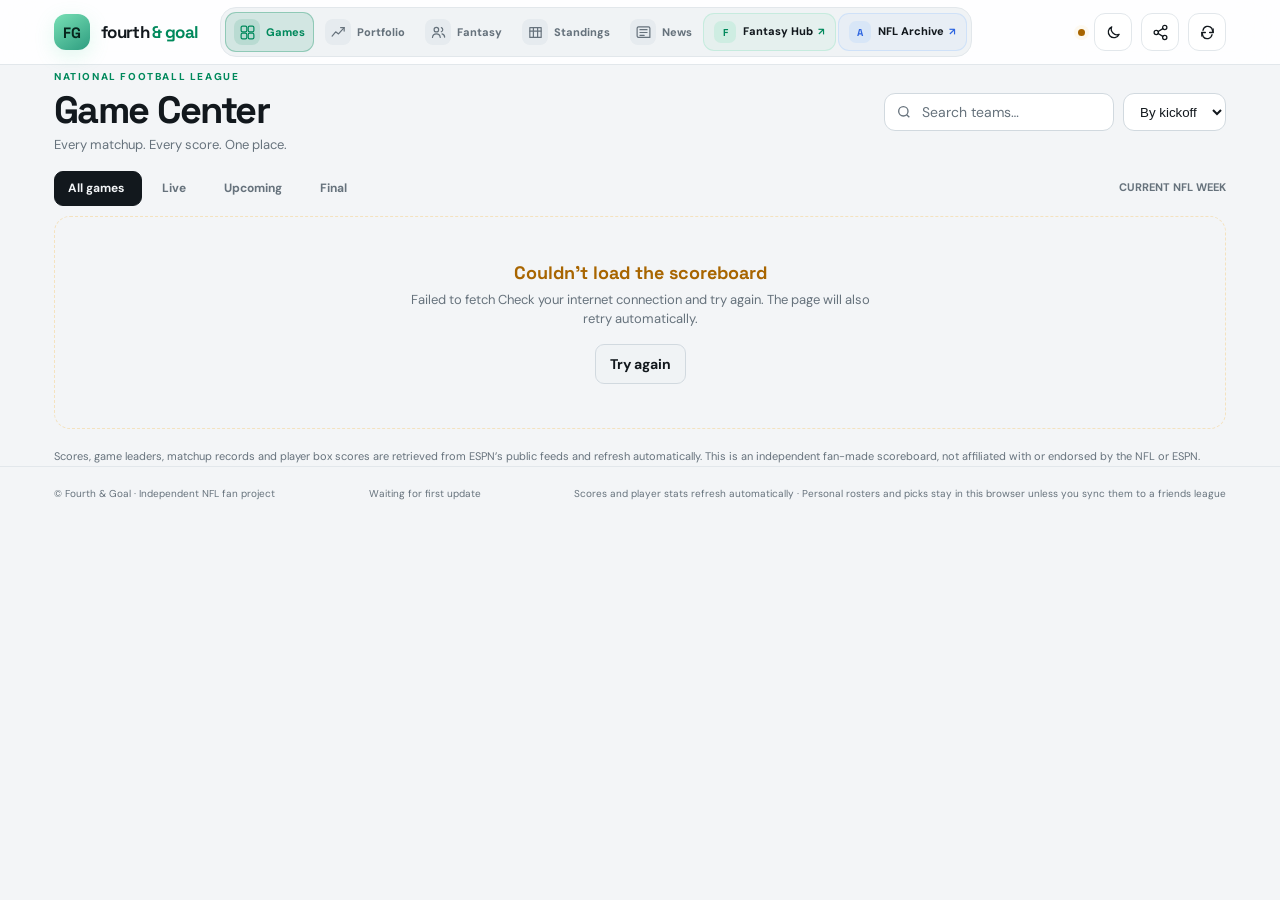
<file: index.html>
<!doctype html>
<html lang="en">
<head>
<meta charset="utf-8">
<meta name="viewport" content="width=device-width, initial-scale=1, viewport-fit=cover">
<meta name="theme-color" content="#f3f5f7">
<script>(function(){var t;try{t=localStorage.getItem("fg-theme")}catch(e){}if(t!=="dark"&&t!=="light")t=window.matchMedia&&matchMedia("(prefers-color-scheme: dark)").matches?"dark":"light";document.documentElement.dataset.theme=t})();</script>
<title>Fourth &amp; Goal — NFL Game Center</title>
<link rel="preconnect" href="https://fonts.googleapis.com">
<link rel="preconnect" href="https://fonts.gstatic.com" crossorigin>
<link href="https://fonts.googleapis.com/css2?family=DM+Sans:wght@400;500;600;700;800&family=Space+Grotesk:wght@500;600;700&display=swap" rel="stylesheet">
<style>
:root{
  color-scheme:dark;
  --bg:#0b1117;--surface:#111a23;--surface-2:#16222d;--surface-3:#1c2a36;
  --line:#263542;--line-2:#344553;--text:#f2f6f8;--muted:#91a1ad;
  --green:#57d6a0;--green-dim:#173b31;--blue:#83b8ff;--amber:#f5c66b;
  --red:#ff7777;--radius:18px;--shadow:0 18px 50px rgba(0,0,0,.22)
}
*{box-sizing:border-box}
html{scroll-behavior:smooth}
body{margin:0;background:radial-gradient(ellipse at 10% -15%,rgba(46,102,111,.19),transparent 38%),var(--bg);color:var(--text);font:14px/1.45 "DM Sans",system-ui,sans-serif;-webkit-font-smoothing:antialiased}
button,input{font:inherit}button{cursor:pointer}
button:focus-visible,input:focus-visible{outline:2px solid var(--blue);outline-offset:3px}
a{color:inherit}
.shell{max-width:1220px;margin:0 auto;padding:0 24px}
header{position:sticky;top:0;z-index:20;background:rgba(11,17,23,.88);backdrop-filter:blur(18px);border-bottom:1px solid rgba(52,69,83,.62)}
.topbar{height:64px;display:flex;align-items:center;gap:22px}
.brand{display:flex;align-items:center;gap:11px;min-width:max-content;text-decoration:none}
.brand-mark{width:36px;height:36px;border-radius:12px;background:linear-gradient(145deg,#78e0b5,#2e9d80);display:grid;place-items:center;color:#08251d;font:800 15px "Space Grotesk",sans-serif;box-shadow:0 6px 20px rgba(87,214,160,.18)}
.brand-name{font:700 17px "Space Grotesk",sans-serif;letter-spacing:-.04em}.brand-name span{color:var(--green)}
.nav{display:flex;align-items:center;gap:5px}.nav button{border:0;background:transparent;color:var(--muted);padding:10px 13px;border-radius:10px;font-weight:700}.nav button.active,.nav button:hover{color:var(--text);background:var(--surface-2)}
.top-right{margin-left:auto;display:flex;align-items:center;gap:12px}.data-state{display:flex;align-items:center;gap:8px;color:var(--muted);font-size:12px;white-space:nowrap}.pulse{width:7px;height:7px;border-radius:50%;background:var(--green);box-shadow:0 0 0 4px rgba(87,214,160,.1)}.pulse.off{background:var(--amber);box-shadow:0 0 0 4px rgba(245,198,107,.1)}
.icon-btn{width:38px;height:38px;display:grid;place-items:center;border:1px solid var(--line);border-radius:11px;background:var(--surface);color:var(--text)}.icon-btn:hover{background:var(--surface-3)}
main{padding:22px 0 58px}
.eyebrow{color:var(--green);text-transform:uppercase;letter-spacing:.16em;font-size:10px;font-weight:800}
.page-head{display:flex;justify-content:space-between;align-items:flex-end;gap:16px;margin:5px 0 18px}.page-head h1{margin:5px 0 4px;font:700 clamp(28px,4vw,38px)/1.08 "Space Grotesk",sans-serif;letter-spacing:-.055em}.page-head p{margin:0;color:var(--muted);font-size:13px}
.head-actions{display:flex;gap:9px;align-items:center}.search{width:230px;position:relative}.search svg{position:absolute;left:12px;top:11px;color:var(--muted)}.search input{width:100%;height:38px;background:var(--surface);border:1px solid var(--line);border-radius:11px;padding:0 12px 0 37px;color:var(--text)}.search input::placeholder{color:#6f818f}
.select{height:38px;background:var(--surface);border:1px solid var(--line);border-radius:11px;color:var(--text);padding:0 12px}
.overview{display:none}.overview-card{background:var(--surface);border:1px solid var(--line);border-radius:13px;padding:12px 14px;display:flex;align-items:center;justify-content:space-between}.overview-card small{display:block;color:var(--muted);font-size:11px;font-weight:700;letter-spacing:.07em;text-transform:uppercase}.overview-card strong{display:block;font:700 25px "Space Grotesk",sans-serif;margin-top:3px}.overview-icon{width:37px;height:37px;border-radius:12px;background:var(--surface-3);display:grid;place-items:center;color:var(--green)}
.toolbar{display:flex;justify-content:space-between;align-items:center;gap:12px;margin:0 0 10px}.filters{display:flex;gap:6px;flex-wrap:wrap}.filter{border:1px solid transparent;background:transparent;color:var(--muted);padding:8px 13px;border-radius:9px;font-size:12px;font-weight:700}.filter.active{color:var(--text);background:var(--surface-2);border-color:var(--line)}.filter-count{color:#71818d;margin-left:4px;font-variant-numeric:tabular-nums}.week-label{color:var(--muted);font-size:11px;font-weight:700;white-space:nowrap}
.grid{display:grid;grid-template-columns:repeat(2,minmax(0,1fr));gap:9px}.game-card{background:var(--surface);border:1px solid var(--line);border-radius:13px;padding:11px 13px;transition:border-color .16s;cursor:pointer;min-width:0}.game-card:hover{border-color:#536b7d}.game-meta{display:flex;align-items:center;justify-content:space-between;color:var(--muted);font-size:10px;font-weight:700;gap:12px;margin-bottom:9px}.game-status{display:inline-flex;align-items:center;gap:7px}.live-dot{width:6px;height:6px;background:var(--red);border-radius:50%;box-shadow:0 0 0 4px rgba(255,119,119,.1)}.status-final{color:var(--muted)}.game-venue{white-space:nowrap;overflow:hidden;text-overflow:ellipsis;text-align:right;font-weight:500}
.team-line{display:grid;grid-template-columns:minmax(0,1fr) 42px;align-items:center;gap:9px;padding:5px 0}.team-line+.team-line{border-top:1px solid rgba(38,53,66,.75)}.team-main{display:flex;align-items:center;gap:12px;min-width:0}.team-logo{width:27px;height:27px;object-fit:contain;flex:none}.team-fallback{width:27px;height:27px;border-radius:50%;display:grid;place-items:center;color:#fff;font-size:10px;font-weight:800;flex:none}.team-name{font-weight:700;font-size:14px;white-space:nowrap;overflow:hidden;text-overflow:ellipsis}.team-record{display:block;color:var(--muted);font-size:11px;font-weight:500;margin-top:1px}.team-score{font:700 24px "Space Grotesk",sans-serif;text-align:right;font-variant-numeric:tabular-nums}.team-score.dim{color:#71818d}.card-footer{display:flex;align-items:center;justify-content:space-between;margin-top:9px;padding-top:9px;border-top:1px solid var(--line);color:var(--muted);font-size:11px}.card-link{color:var(--green);font-weight:800;display:flex;align-items:center;gap:5px}
.empty,.error{padding:44px 20px;text-align:center;border:1px dashed var(--line-2);border-radius:16px;background:rgba(17,26,35,.55);grid-column:1/-1}.empty h3,.error h3{margin:0 0 7px;font:700 18px "Space Grotesk",sans-serif}.empty p,.error p{margin:0 auto;color:var(--muted);max-width:480px;font-size:13px}.error{border-color:rgba(245,198,107,.4)}.error h3{color:var(--amber)}.retry{margin-top:15px;border:1px solid var(--line-2);background:var(--surface-2);color:var(--text);padding:9px 14px;border-radius:9px;font-weight:700}
.note{margin:19px 0 0;color:#71818d;font-size:11px;line-height:1.6}.note a{color:#9eafbc;text-decoration:underline;text-underline-offset:2px}
/* detail view */
.back{border:0;background:transparent;color:var(--muted);font-weight:700;padding:0;margin:0 0 16px}.back:hover{color:var(--text)}.detail-hero{background:linear-gradient(145deg,#172632,#111a23);border:1px solid var(--line);border-radius:20px;padding:23px;margin-bottom:14px}.detail-meta{display:flex;justify-content:space-between;gap:12px;align-items:center;color:var(--muted);font-size:12px;font-weight:700;margin-bottom:22px}.detail-teams{display:grid;grid-template-columns:1fr 1fr;gap:20px}.detail-team{text-align:center;min-width:0}.detail-team img{width:66px;height:66px;object-fit:contain}.detail-team .team-fallback{width:66px;height:66px;margin:0 auto;font-size:14px}.detail-team h2{font:700 17px "Space Grotesk",sans-serif;margin:7px 0 1px;white-space:nowrap;overflow:hidden;text-overflow:ellipsis}.detail-team p{margin:0;color:var(--muted);font-size:11px}.detail-score{font:700 clamp(34px,5vw,48px) "Space Grotesk",sans-serif;letter-spacing:-.06em;margin-top:7px;font-variant-numeric:tabular-nums}.detail-vs{color:#71818d;font-size:11px;font-weight:800;letter-spacing:.1em;align-self:center;text-align:center}
.detail-layout{display:grid;grid-template-columns:minmax(0,1.3fr) minmax(270px,.7fr);gap:14px;align-items:start}.panel{background:var(--surface);border:1px solid var(--line);border-radius:16px;padding:17px;margin-bottom:14px;min-width:0}.panel-head{display:flex;justify-content:space-between;align-items:center;gap:10px;margin-bottom:14px}.panel-head h3{font:700 15px "Space Grotesk",sans-serif;margin:0}.panel-head span{color:var(--muted);font-size:10px;font-weight:700;text-transform:uppercase;letter-spacing:.08em}
.quarter-table{width:100%;border-collapse:collapse;font-size:12px}.quarter-table th{color:var(--muted);font-size:10px;text-transform:uppercase;letter-spacing:.07em;font-weight:700;padding:8px 7px;text-align:right}.quarter-table th:first-child,.quarter-table td:first-child{text-align:left}.quarter-table td{border-top:1px solid var(--line);padding:10px 7px;text-align:right;font-variant-numeric:tabular-nums}.quarter-team{display:flex;align-items:center;gap:8px;font-weight:700}.mini-logo{width:21px;height:21px;object-fit:contain}.quarter-table .total{font-weight:800;color:var(--text)}
.chart-wrap{width:100%;overflow:hidden}.chart{width:100%;height:auto;display:block}.chart-legend{display:flex;gap:16px;flex-wrap:wrap;color:var(--muted);font-size:11px;margin-top:10px}.legend-dot{display:inline-block;width:8px;height:8px;border-radius:50%;margin-right:6px}.chart-empty{color:var(--muted);font-size:12px;padding:15px 0}
.stat-row{margin:15px 0}.stat-label{display:flex;justify-content:space-between;gap:10px;font-size:11px;margin-bottom:7px}.stat-label span:first-child{color:var(--muted)}.stat-label b{font-variant-numeric:tabular-nums}.stat-bars{display:grid;grid-template-columns:1fr 1fr;gap:5px}.stat-track{height:7px;background:#24323e;border-radius:20px;overflow:hidden}.stat-fill{height:100%;border-radius:20px}.stat-fill.away{margin-left:auto}.stat-ends{display:flex;justify-content:space-between;color:#71818d;font-size:10px;margin-top:4px}
.scoring-list{display:flex;flex-direction:column;gap:0}.scoring-item{display:grid;grid-template-columns:52px 1fr 54px;gap:10px;padding:11px 0;border-top:1px solid var(--line);align-items:start}.scoring-item:first-child{border-top:0}.scoring-time{color:var(--muted);font-size:10px;font-weight:700}.scoring-text{font-size:11px;line-height:1.5}.scoring-score{text-align:right;font:700 12px "Space Grotesk",sans-serif;font-variant-numeric:tabular-nums}.leaders{display:flex;flex-direction:column;gap:10px}.leader{display:flex;align-items:center;gap:10px}.leader-badge{width:31px;height:31px;border-radius:10px;background:var(--surface-3);display:grid;place-items:center;color:var(--green);font-size:10px;font-weight:800}.leader-info{min-width:0;flex:1}.leader-info b{display:block;font-size:11px;white-space:nowrap;overflow:hidden;text-overflow:ellipsis}.leader-info small{color:var(--muted);font-size:10px}.leader-val{font:700 13px "Space Grotesk",sans-serif;white-space:nowrap}

.game-leaders{display:grid;grid-template-columns:repeat(3,minmax(0,1fr));gap:6px;margin-top:7px;padding-top:7px;border-top:1px solid var(--line)}
.game-leader{min-width:0;background:var(--surface-2);border-radius:8px;padding:6px 7px}
.game-leader small{display:block;color:var(--muted);font-size:9px;font-weight:800;letter-spacing:.08em;text-transform:uppercase}
.game-leader b{display:block;font-size:10px;margin-top:3px;white-space:nowrap;overflow:hidden;text-overflow:ellipsis}
.game-leader span{display:block;color:var(--green);font-size:10px;font-weight:800;margin-top:1px}
.game-leader-wait{grid-column:1/-1;color:var(--muted);font-size:10px}
/* fantasy roster */
.fantasy-columns{display:grid;grid-template-columns:minmax(0,1fr) minmax(0,1fr);gap:12px;align-items:start}
.fantasy-form{display:flex;flex-direction:column;gap:10px}
.fantasy-form label{display:block;color:var(--muted);font-size:11px;font-weight:700;margin-bottom:5px}
.fantasy-form input,.fantasy-form textarea,.fantasy-form select{width:100%;background:var(--bg);border:1px solid var(--line-2);border-radius:10px;color:var(--text);padding:10px 11px}
.fantasy-form textarea{min-height:130px;resize:vertical;line-height:1.55}
.fantasy-btn{border:0;border-radius:10px;background:var(--green);color:#08251d;padding:10px 14px;font-weight:800}
.fantasy-btn.secondary{background:var(--surface-2);border:1px solid var(--line-2);color:var(--text)}
.fantasy-help{margin:0;color:var(--muted);font-size:11px;line-height:1.55}
.fantasy-message{padding:10px 12px;border-radius:10px;background:var(--surface-2);border:1px solid var(--line);color:var(--muted);font-size:11px;margin:0 0 12px}
.fantasy-message.error{border-color:rgba(245,198,107,.4);color:var(--amber);text-align:left;padding:10px 12px}
.fantasy-scorebar{display:flex;gap:10px;align-items:center;flex-wrap:wrap;margin-bottom:12px}
.fantasy-score{font:700 30px 'Space Grotesk',sans-serif;color:var(--green)}
.fantasy-scorebar span{font-size:11px;color:var(--muted)}
.fantasy-roster{width:100%;border-collapse:collapse;font-size:12px}
.fantasy-roster th{padding:9px 8px;text-align:left;color:var(--muted);font-size:9px;text-transform:uppercase;letter-spacing:.08em}
.fantasy-roster td{padding:10px 8px;border-top:1px solid var(--line);vertical-align:top}
.fantasy-roster td:last-child,.fantasy-roster th:last-child{text-align:right}
.fantasy-player{font-weight:800}.fantasy-sub{display:block;color:var(--muted);font-size:10px;margin-top:2px}
.fantasy-player-cell{display:flex;align-items:center;gap:10px;min-width:180px}
.fantasy-avatar{width:44px;height:44px;display:grid;place-items:center;flex:none;overflow:hidden;border-radius:50%;background:linear-gradient(145deg,#263b49,#17242f);border:1px solid var(--line-2);color:#dce8ef;font:800 12px 'Space Grotesk',sans-serif}
.fantasy-avatar img{display:block;width:100%;height:100%;object-fit:cover;object-position:top center}
.fantasy-avatar-fallback{display:grid;place-items:center;width:100%;height:100%}
.fantasy-points{font:700 15px 'Space Grotesk',sans-serif;color:var(--green);white-space:nowrap}
.fantasy-status{color:var(--muted);font-size:10px}.ppr-chip{display:inline-flex;align-items:center;border:1px solid #285344;background:var(--green-dim);color:var(--green);border-radius:20px;padding:4px 8px;font-size:10px;font-weight:800}
.fantasy-empty{padding:28px 15px;text-align:center;color:var(--muted);border:1px dashed var(--line-2);border-radius:12px;font-size:12px}
@media(max-width:850px){.fantasy-columns{grid-template-columns:1fr}}
@media(max-width:560px){.game-leaders{gap:5px}.game-leader{padding:6px}.game-leader b{font-size:9px}.game-leader span{font-size:9px}}

.loading{display:inline-flex;align-items:center;gap:8px;color:var(--muted);font-size:12px}.spinner{width:13px;height:13px;border:2px solid var(--line-2);border-top-color:var(--green);border-radius:50%;animation:spin .7s linear infinite}@keyframes spin{to{transform:rotate(360deg)}}

/* free-to-play prediction tracker */
.pick-panel{background:linear-gradient(145deg,#14251f,#111a23);border-color:#285344}
.pick-panel .panel-head span{color:var(--green)}
.pick-intro{color:var(--muted);font-size:12px;margin:-4px 0 15px;line-height:1.6}
.pick-group{padding:13px 0;border-top:1px solid var(--line)}
.pick-group:first-of-type{border-top:0}
.pick-label{font-size:12px;font-weight:800;margin-bottom:9px}
.pick-options{display:grid;grid-template-columns:repeat(2,minmax(0,1fr));gap:8px}
.pick-option{border:1px solid var(--line-2);background:var(--surface-2);color:var(--text);border-radius:11px;padding:11px 10px;text-align:center;font-weight:700;font-size:12px;min-width:0}
.pick-option:hover:not(:disabled){border-color:var(--green)}
.pick-option.selected{border-color:var(--green);background:var(--green-dim);color:var(--green)}
.pick-option:disabled{opacity:.62;cursor:not-allowed}
.pick-result{display:inline-flex;align-items:center;gap:6px;font-size:11px;font-weight:800;border-radius:20px;padding:5px 9px;background:var(--surface-3);color:var(--muted)}
.pick-result.good{background:var(--green-dim);color:var(--green)}
.pick-result.bad{background:rgba(255,119,119,.12);color:var(--red)}
.pick-result.push{background:rgba(245,198,107,.12);color:var(--amber)}
.pick-foot{font-size:10px;color:#71818d;margin-top:12px;line-height:1.6}
.pick-summary{display:grid;grid-template-columns:repeat(4,1fr);gap:10px;margin-bottom:15px}
.pick-stat{background:var(--surface);border:1px solid var(--line);border-radius:13px;padding:13px}
.pick-stat small{display:block;color:var(--muted);font-size:10px;font-weight:800;text-transform:uppercase;letter-spacing:.06em}
.pick-stat strong{display:block;font:700 23px "Space Grotesk",sans-serif;margin-top:3px}
.pick-list{display:grid;grid-template-columns:1fr 1fr;gap:11px}
.pick-entry{background:var(--surface);border:1px solid var(--line);border-radius:14px;padding:14px}
.pick-entry-head{display:flex;justify-content:space-between;gap:8px;align-items:center;margin-bottom:10px}
.pick-entry-title{font-weight:800;font-size:12px}
.pick-entry-line{font-size:11px;color:var(--muted);padding:4px 0}
.pick-entry-line b{color:var(--text)}
.pick-empty{padding:30px 18px;text-align:center;border:1px dashed var(--line-2);border-radius:15px;color:var(--muted);grid-column:1/-1}
@media(max-width:850px){.nav{display:flex;gap:0}.nav button{padding:8px 8px;font-size:11px}.brand-name{font-size:15px}.pick-list{grid-template-columns:1fr}}
@media(max-width:560px){.topbar{gap:7px}.brand{gap:7px}.brand-mark{width:31px;height:31px;border-radius:10px;font-size:12px}.brand-name{font-size:13px}.nav button{padding:7px 6px;font-size:10px}.top-right{gap:6px}.data-state{font-size:10px}.icon-btn{width:34px;height:34px}.pick-summary{grid-template-columns:repeat(2,1fr)}}

footer{border-top:1px solid var(--line);padding:20px 0 26px;color:#71818d;font-size:10px}.footer-inner{display:flex;justify-content:space-between;gap:20px;flex-wrap:wrap}
@media(max-width:850px){.shell{padding:0 17px}.topbar{gap:8px}.nav{display:flex;gap:0}.nav button{padding:8px 7px;font-size:11px}.brand-name{font-size:15px}.grid{grid-template-columns:1fr}.detail-layout{grid-template-columns:1fr}.head-actions{flex-wrap:wrap;justify-content:flex-end}.search{width:190px}}
@media(max-width:560px){.topbar{height:62px}.data-state span:last-child{display:none}.page-head{display:block}.head-actions{margin-top:16px;justify-content:stretch}.search{width:auto;flex:1}.select{max-width:120px}.overview{gap:7px}.overview-card{padding:12px 10px}.overview-card small{font-size:9px}.overview-card strong{font-size:21px}.overview-icon{display:none}.toolbar{align-items:flex-start;flex-direction:column}.game-card{padding:14px}.detail-hero{padding:17px}.detail-team img{width:52px;height:52px}.detail-team h2{font-size:14px}.scoring-item{grid-template-columns:44px 1fr 46px}.footer-inner{display:block}.footer-inner span{display:block;margin:4px 0}}
@media(prefers-reduced-motion:reduce){*,*::before,*::after{scroll-behavior:auto!important;animation:none!important;transition:none!important}}

/* Refined navigation: clear destinations, distinct states and stronger touch targets. */
.nav{display:flex;align-items:center;gap:6px;padding:5px;border:1px solid rgba(52,69,83,.72);border-radius:16px;background:rgba(17,26,35,.72)}
.nav .nav-button{display:flex;align-items:center;gap:9px;min-width:116px;padding:7px 11px;border:1px solid transparent;border-radius:11px;background:transparent;color:var(--muted);text-align:left;transition:background .16s,border-color .16s,color .16s,transform .16s}
.nav .nav-button:hover{background:var(--surface-2);color:var(--text);transform:translateY(-1px)}
.nav-icon{width:32px;height:32px;border-radius:10px;display:grid;place-items:center;background:var(--surface-3);color:var(--muted);flex:none}
.nav-icon svg{width:17px;height:17px;fill:none;stroke:currentColor;stroke-width:1.7;stroke-linecap:round;stroke-linejoin:round}
.nav-copy{display:flex;flex-direction:column;gap:1px;line-height:1.15;white-space:nowrap}
.nav-copy b{font-size:12px;font-weight:800}
.nav-copy small{font-size:9px;color:#71818d;font-weight:600;letter-spacing:.015em}
.nav .nav-button.active{background:rgba(87,214,160,.12);border-color:rgba(87,214,160,.28);color:var(--green);box-shadow:inset 0 1px 0 rgba(255,255,255,.025)}
.nav .nav-button.active .nav-icon{background:rgba(87,214,160,.16);color:var(--green)}
.nav #nav-fantasy.active{background:rgba(131,184,255,.12);border-color:rgba(131,184,255,.28);color:var(--blue)}
.nav #nav-fantasy.active .nav-icon{background:rgba(131,184,255,.15);color:var(--blue)}
.nav #nav-picks.active{background:rgba(245,198,107,.12);border-color:rgba(245,198,107,.3);color:var(--amber)}
.nav #nav-picks.active .nav-icon{background:rgba(245,198,107,.15);color:var(--amber)}
.nav #nav-players.active{background:rgba(131,184,255,.12);border-color:rgba(131,184,255,.28);color:var(--blue)}
.nav #nav-players.active .nav-icon{background:rgba(131,184,255,.15);color:var(--blue)}
.nav #nav-news.active{background:rgba(245,198,107,.12);border-color:rgba(245,198,107,.28);color:var(--amber)}
.nav #nav-news.active .nav-icon{background:rgba(245,198,107,.15);color:var(--amber)}
.nav .nav-button:focus-visible{outline:2px solid var(--green);outline-offset:2px}
.top-right{gap:9px}
.site-toast{position:fixed;z-index:40;left:50%;bottom:22px;transform:translateX(-50%);max-width:min(520px,calc(100vw - 28px));padding:11px 15px;border:1px solid var(--line-2);border-radius:12px;background:#17232d;color:var(--text);box-shadow:var(--shadow);font-size:12px;font-weight:700;text-align:center}
.site-toast[hidden]{display:none}
@media(max-width:850px){
  .nav{gap:3px;padding:4px}
  .nav .nav-button{min-width:0;padding:6px 8px;gap:7px}
  .nav-copy small{display:none}
  .nav-icon{width:29px;height:29px}
}
@media(max-width:560px){
  .topbar{gap:7px}
  .nav{gap:2px}
  .nav .nav-button{width:36px;height:38px;justify-content:center;padding:4px}
  .nav-copy{display:none}
  .nav-icon{width:28px;height:28px;background:transparent}
  .top-right{gap:5px}
  .icon-btn{width:32px;height:32px}
  .data-state{display:none}
}


/* Rankings, player search and news additions */
.nav .nav-button{min-width:102px}
.rank-layout{display:grid;grid-template-columns:minmax(0,1.35fr) minmax(270px,.65fr);gap:14px;align-items:start}
.rank-summary{display:grid;grid-template-columns:repeat(3,minmax(0,1fr));gap:9px;margin-bottom:14px}
.rank-summary .overview-card{min-height:80px}
.rank-tools{display:flex;gap:8px;align-items:center;flex-wrap:wrap;margin:12px 0}
.rank-tools input,.rank-tools select,.quick-tools input,.quick-tools select{background:var(--bg);border:1px solid var(--line-2);color:var(--text);border-radius:10px;padding:10px 11px;min-width:0}
.rank-tools input{flex:1;min-width:180px}
.rank-table-wrap{overflow-x:auto;border:1px solid var(--line);border-radius:12px}
.rank-table{width:100%;border-collapse:collapse;font-size:12px;min-width:620px}
.rank-table th{padding:10px 11px;text-align:left;color:var(--muted);font-size:9px;text-transform:uppercase;letter-spacing:.08em;background:var(--surface-2);white-space:nowrap}
.rank-table td{padding:10px 11px;border-top:1px solid var(--line);vertical-align:middle}
.rank-table tbody tr:hover{background:rgba(131,184,255,.045)}
.rank-number{color:var(--muted);font:700 12px 'Space Grotesk',sans-serif;width:38px}
.rank-player{display:flex;align-items:center;gap:9px;min-width:170px}
.rank-avatar{width:30px;height:30px;border-radius:50%;display:grid;place-items:center;background:var(--surface-3);border:1px solid var(--line-2);overflow:hidden;flex:none}
.rank-avatar img{width:100%;height:100%;object-fit:cover}
.rank-player b{display:block;font-size:11px}.rank-player small{display:block;color:var(--muted);font-size:10px;margin-top:1px}
.pos-chip{display:inline-flex;padding:3px 7px;border-radius:7px;background:var(--surface-3);font-size:9px;font-weight:800;letter-spacing:.04em}
.rank-points{font:700 13px 'Space Grotesk',sans-serif;color:var(--green);white-space:nowrap}
.add-player-btn{border:1px solid rgba(87,214,160,.32);background:rgba(87,214,160,.09);color:var(--green);border-radius:8px;padding:6px 9px;font-size:10px;font-weight:800;white-space:nowrap}
.add-player-btn:hover{background:rgba(87,214,160,.17)}
.rank-week-list{display:flex;flex-direction:column;gap:0}
.rank-week-row{display:grid;grid-template-columns:22px minmax(0,1fr) 55px;align-items:center;gap:9px;padding:9px 0;border-top:1px solid var(--line)}
.rank-week-row:first-child{border-top:0}.rank-week-num{color:var(--muted);font:700 11px 'Space Grotesk',sans-serif}
.rank-week-name{font-size:11px;font-weight:800}.rank-week-name small{display:block;color:var(--muted);font-size:9px;font-weight:600;margin-top:2px}
.rank-week-proj{text-align:right;font:700 12px 'Space Grotesk',sans-serif;color:var(--blue)}
.source-link{display:inline-flex;align-items:center;gap:6px;color:var(--blue);font-size:11px;font-weight:800;text-decoration:none;margin-top:11px}
.source-link:hover{text-decoration:underline;text-underline-offset:3px}
.source-note{font-size:10px;line-height:1.55;color:#71818d;margin:11px 0 0}
.quick-tools{display:grid;grid-template-columns:minmax(0,1fr) 115px;gap:8px;margin:10px 0}
.quick-results{display:flex;flex-direction:column;gap:5px;margin-top:8px;max-height:245px;overflow:auto}
.quick-result{display:flex;align-items:center;gap:9px;padding:7px 8px;border:1px solid var(--line);border-radius:10px;background:var(--surface-2)}
.quick-result .rank-avatar{width:28px;height:28px;overflow:hidden}
.quick-result-main{min-width:0;flex:1}.quick-result-main b{display:block;font-size:11px}.quick-result-main small{display:block;color:var(--muted);font-size:9px;margin-top:2px}
.quick-empty{color:var(--muted);font-size:11px;padding:12px 4px}
.roster-remove{border:0;background:transparent;color:var(--muted);font-size:10px;font-weight:700;padding:5px}.roster-remove:hover{color:var(--red)}
.fantasy-roster-meta{display:flex;gap:8px 14px;flex-wrap:wrap;color:var(--muted);font-size:10px;margin:-3px 0 12px}
.fantasy-roster-meta span+span:before{content:'·';color:#71818d;margin-right:8px}
.fantasy-roster th:last-child,.fantasy-roster td:last-child{text-align:right}
.manual-details{padding:0;overflow:hidden}
.manual-details summary{cursor:pointer;padding:14px 17px;font-weight:800;font-size:12px;list-style:none}
.manual-details summary::-webkit-details-marker{display:none}
.manual-details summary:after{content:'＋';float:right;color:var(--green)}
.manual-details[open] summary:after{content:'−'}
.manual-inner{padding:0 17px 17px}
.news-grid{display:grid;grid-template-columns:repeat(2,minmax(0,1fr));gap:12px}
.news-card{display:grid;grid-template-columns:112px minmax(0,1fr);gap:13px;padding:11px;background:var(--surface);border:1px solid var(--line);border-radius:14px;text-decoration:none;min-height:118px;transition:border-color .15s,transform .15s}
.news-card:hover{border-color:#536b7d;transform:translateY(-1px)}
.news-image{width:112px;height:96px;border-radius:9px;object-fit:cover;background:var(--surface-3)}
.news-image-fallback{display:grid;place-items:center;color:var(--green);font:700 22px 'Space Grotesk',sans-serif}
.news-copy{min-width:0}.news-copy small{display:block;color:var(--green);font-size:9px;font-weight:800;text-transform:uppercase;letter-spacing:.08em;margin-bottom:5px}
.news-copy b{display:block;font-size:12px;line-height:1.4}.news-copy p{margin:5px 0 0;color:var(--muted);font-size:10px;line-height:1.45;display:-webkit-box;-webkit-line-clamp:2;-webkit-box-orient:vertical;overflow:hidden}
.news-time{display:block;color:#71818d;font-size:9px;margin-top:7px}
@media(max-width:950px){.rank-layout{grid-template-columns:1fr}}
@media(max-width:850px){.nav .nav-button{min-width:0}.news-grid{grid-template-columns:1fr}}
@media(max-width:560px){.rank-summary{grid-template-columns:repeat(3,1fr);gap:6px}.rank-summary .overview-card{padding:9px}.rank-summary .overview-card strong{font-size:18px}.quick-tools{grid-template-columns:1fr 100px}.news-card{grid-template-columns:88px minmax(0,1fr);gap:10px}.news-image{width:88px;height:88px}.nav .nav-button{width:34px}}


/* Full product upgrade: Player Lab, standings, shared leagues */
.nav .nav-button{min-width:78px;padding:7px 8px;gap:7px}
.nav-copy b{font-size:11px}
.player-lab-grid{display:grid;grid-template-columns:minmax(0,1fr) minmax(0,1fr);gap:13px;align-items:start;margin-bottom:13px}
.player-search-input{width:100%;height:42px;border:1px solid var(--line-2);border-radius:11px;background:var(--bg);color:var(--text);padding:0 13px;margin:2px 0 11px}
.player-results{display:flex;flex-direction:column;gap:7px;max-height:385px;overflow:auto}
.player-result{display:flex;align-items:center;gap:10px;padding:8px;border:1px solid var(--line);border-radius:11px;background:var(--surface-2);min-width:0}
.player-result-photo{width:38px;height:38px;border-radius:50%;background:var(--surface-3);overflow:hidden;display:grid;place-items:center;flex:none}
.player-result-photo img{width:100%;height:100%;object-fit:cover}
.player-result-main{min-width:0;flex:1}.player-result-main b{display:block;font-size:12px;white-space:nowrap;overflow:hidden;text-overflow:ellipsis}.player-result-main small{display:block;color:var(--muted);font-size:10px;margin-top:2px}
.player-result-actions{display:flex;gap:4px;flex-wrap:wrap;justify-content:flex-end}
.mini-action{border:1px solid var(--line-2);background:var(--surface);color:var(--text);padding:6px 8px;border-radius:8px;font-size:9px;font-weight:800}.mini-action:hover{border-color:var(--blue)}.mini-action.primary{border-color:rgba(87,214,160,.3);background:rgba(87,214,160,.1);color:var(--green)}
.player-profile-panel{margin-top:13px}
.player-profile-empty{padding:24px 12px;border:1px dashed var(--line-2);border-radius:12px;display:flex;flex-direction:column;gap:5px;color:var(--muted);font-size:12px}.player-profile-empty b{color:var(--text);font-size:13px}
.player-profile-head{display:flex;align-items:center;gap:14px;margin-bottom:16px;flex-wrap:wrap}.player-profile-head>img,.player-profile-head>.rank-avatar{width:64px;height:64px;border-radius:50%;object-fit:cover;background:var(--surface-3);font-size:15px}.player-profile-head>div{flex:1;min-width:130px}.player-profile-head h2{font:700 21px 'Space Grotesk',sans-serif;margin:4px 0}.player-profile-head p{margin:0;color:var(--muted);font-size:11px}
.player-stat-grid{display:grid;grid-template-columns:repeat(4,minmax(0,1fr));gap:8px;margin:14px 0}.player-stat-tile{padding:11px;border:1px solid var(--line);border-radius:11px;background:var(--surface-2)}.player-stat-tile small{display:block;color:var(--muted);font-size:10px}.player-stat-tile b{display:block;font:700 20px 'Space Grotesk',sans-serif;margin-top:3px}.player-stat-tile.accent{border-color:rgba(87,214,160,.28);background:rgba(87,214,160,.08)}.player-stat-tile.accent b{color:var(--green)}
.player-profile-actions{display:flex;align-items:center;gap:8px;flex-wrap:wrap;padding:12px 0;border-top:1px solid var(--line);border-bottom:1px solid var(--line)}.player-profile-actions label{display:flex;align-items:center;gap:8px;color:var(--muted);font-size:11px;font-weight:700}
.player-profile-lower{display:grid;grid-template-columns:1fr 1fr;gap:16px;margin-top:15px}.history-bars{display:flex;flex-direction:column;gap:10px}.history-bar-row{display:grid;grid-template-columns:40px 1fr 45px;gap:9px;align-items:center;font-size:10px}.history-bar{height:8px;border-radius:9px;background:var(--surface-3);overflow:hidden}.history-bar i{height:100%;display:block;background:linear-gradient(90deg,var(--green),#2f9274);border-radius:9px}.history-bar-row b{text-align:right;font-variant-numeric:tabular-nums}.player-log-list{display:flex;flex-direction:column}.player-log-row{display:grid;grid-template-columns:60px 1fr;gap:3px 9px;padding:8px 0;border-top:1px solid var(--line);font-size:10px}.player-log-row:first-child{border-top:0}.player-log-row>span{color:var(--muted)}.player-log-row b{font-size:10px}.player-log-row small{grid-column:2;color:var(--muted);font-size:9px}
.compare-player-head{display:flex;gap:8px;flex-wrap:wrap;margin-bottom:12px}.compare-person{flex:1;min-width:140px;display:flex;align-items:center;gap:8px;background:var(--surface-2);border:1px solid var(--line);border-radius:10px;padding:8px}.compare-person img{width:36px;height:36px;border-radius:50%;object-fit:cover;background:var(--surface-3)}.compare-person>div{min-width:0;flex:1}.compare-person b{display:block;font-size:11px}.compare-person small{display:block;color:var(--muted);font-size:9px}.compare-person button{background:none;border:0;color:var(--muted);font-size:18px}.compare-table{border:1px solid var(--line);border-radius:10px;overflow:hidden}.compare-row{display:grid;grid-template-columns:1fr 65px 65px;gap:9px;align-items:center;padding:9px 10px;border-top:1px solid var(--line);font-size:10px}.compare-row:first-child{border-top:0}.compare-row span{color:var(--muted)}.compare-row b{text-align:right;font-variant-numeric:tabular-nums}.compare-row b.better{color:var(--green)}
.standings-grid{display:grid;grid-template-columns:repeat(2,minmax(0,1fr));gap:12px}.standings-table-wrap{overflow:auto}.standings-table{width:100%;border-collapse:collapse;font-size:10px;white-space:nowrap}.standings-table th{text-align:right;color:var(--muted);font-size:9px;letter-spacing:.06em;padding:8px 6px}.standings-table th:first-child{text-align:left}.standings-table td{text-align:right;border-top:1px solid var(--line);padding:8px 6px;font-variant-numeric:tabular-nums}.standings-team{display:flex;align-items:center;gap:6px;text-align:left;min-width:125px}.standings-team img{width:21px;height:21px;object-fit:contain}.standings-team b{font-size:10px;white-space:nowrap}.standings-team small{color:var(--muted);font-size:8px}
.community-grid{display:grid;grid-template-columns:1fr 1fr;gap:13px;align-items:start}.community-copy{color:var(--muted);font-size:12px;line-height:1.65}.setup-steps{display:flex;flex-direction:column;gap:12px;margin:17px 0}.setup-steps>div{padding-left:13px;border-left:2px solid var(--green);display:flex;flex-direction:column;gap:3px}.setup-steps b{font-size:12px}.setup-steps small{color:var(--muted);font-size:10px}.setup-steps code{background:var(--surface-3);padding:2px 4px;border-radius:4px}.community-feature{padding:11px 0;border-top:1px solid var(--line);display:flex;flex-direction:column;gap:3px}.community-feature b{font-size:12px}.community-feature small{font-size:10px;color:var(--muted)}.community-auth{max-width:520px}.community-form{display:flex;flex-direction:column;gap:10px}.community-form label,.community-label{display:flex;flex-direction:column;gap:6px;color:var(--muted);font-size:11px;font-weight:700}.community-form input{width:100%;height:40px;background:var(--bg);color:var(--text);border:1px solid var(--line-2);border-radius:9px;padding:0 11px}.community-message{padding:10px 13px;border-radius:10px;background:rgba(87,214,160,.1);color:var(--green);font-size:11px;font-weight:700;margin-bottom:12px}.community-message.error{background:rgba(255,119,119,.1);color:var(--red)}.community-details{border-top:1px solid var(--line);margin-top:13px;padding-top:11px}.community-details summary{cursor:pointer;color:var(--text);font-size:11px;font-weight:800;list-style:none}.community-details summary::-webkit-details-marker{display:none}.community-details summary:after{content:'＋';float:right;color:var(--green)}.community-details[open] summary:after{content:'−'}.community-details .community-form{padding-top:12px}.community-label select{width:100%;margin-top:4px}.invite-box{display:flex;align-items:center;gap:12px;margin:13px 0;padding:13px;border:1px dashed rgba(87,214,160,.4);border-radius:11px;background:rgba(87,214,160,.06)}.invite-box small{color:var(--muted);font-size:8px;font-weight:800;letter-spacing:.1em}.invite-box b{font:700 20px 'Space Grotesk',sans-serif;letter-spacing:.12em;color:var(--green);flex:1}.community-actions{display:flex;gap:7px;flex-wrap:wrap}.league-leaderboard{display:flex;flex-direction:column}.league-rank-row{display:grid;grid-template-columns:26px 1fr 36px 20px;gap:8px;align-items:center;padding:10px 0;border-top:1px solid var(--line);font-size:11px}.league-rank-row:first-child{border-top:0}.league-rank{color:var(--muted);font:700 12px 'Space Grotesk',sans-serif}.league-rank-row strong{text-align:right;color:var(--green);font:700 17px 'Space Grotesk',sans-serif}.league-rank-row small{color:var(--muted);font-size:9px}.community-roster-grid{display:grid;grid-template-columns:repeat(2,minmax(0,1fr));gap:8px}.community-roster{padding:11px;border:1px solid var(--line);border-radius:10px;background:var(--surface-2);display:flex;flex-direction:column;gap:4px}.community-roster b{font-size:11px}.community-roster>span{color:var(--green);font-size:9px;font-weight:800}.community-roster small{color:var(--muted);font-size:9px;line-height:1.5}
@media(max-width:900px){.standings-grid{grid-template-columns:1fr}.community-grid{grid-template-columns:1fr}}
@media(max-width:720px){.player-lab-grid{grid-template-columns:1fr}.player-profile-lower{grid-template-columns:1fr}.player-stat-grid{grid-template-columns:repeat(2,minmax(0,1fr))}.nav .nav-button{min-width:0;padding:6px}.community-roster-grid{grid-template-columns:1fr}}
@media(max-width:560px){.player-result{flex-wrap:wrap}.player-result-main{min-width:calc(100% - 60px)}.player-result-actions{width:100%;padding-left:46px}.player-result-actions .mini-action{flex:1}.player-profile-head .fantasy-btn{width:100%}.player-profile-actions{align-items:flex-start}.player-profile-actions label{width:100%;justify-content:space-between}.compare-row{grid-template-columns:1fr 48px 48px}.community-actions .fantasy-btn{flex:1}.invite-box{gap:7px}}


/* Fantasy lineup rebuild: structured 9/7/1 roster with a consistent photo treatment. */
.fantasy-tools-grid{grid-template-columns:1.05fr .95fr;align-items:start}
.fantasy-roster-meta{display:flex;gap:8px;flex-wrap:wrap;padding:8px 0 14px;color:var(--muted);font-size:10px}
.fantasy-roster-meta span{padding:5px 8px;background:var(--surface-2);border:1px solid var(--line);border-radius:8px}
.fantasy-avatar{width:42px;height:42px;border-radius:50%;background:#1a2a35;border:1px solid var(--line-2);overflow:hidden;display:grid;place-items:center;flex:none}
.fantasy-avatar img{width:100%;height:100%;object-fit:cover;object-position:top center;display:block}
.fantasy-avatar-fallback{width:100%;height:100%;display:grid;place-items:center;background:linear-gradient(145deg,#293c4a,#16232d);color:#8096a5}
.fantasy-avatar-fallback svg{width:75%;height:75%;fill:none;stroke:currentColor;stroke-width:2.4;stroke-linecap:round}
.rank-player .fantasy-avatar{width:32px;height:32px}
.player-result-photo .fantasy-avatar{width:40px;height:40px}
.lineup-section{margin-top:14px;padding:14px;border:1px solid var(--line);border-radius:14px;background:linear-gradient(145deg,rgba(23,38,50,.9),rgba(17,26,35,.85))}
.lineup-heading{display:flex;justify-content:space-between;align-items:center;gap:10px;margin-bottom:12px}
.lineup-heading h4{margin:0;font:700 14px 'Space Grotesk',sans-serif}
.lineup-heading p{margin:3px 0 0;color:var(--muted);font-size:10px}
.lineup-grid{display:grid;grid-template-columns:repeat(3,minmax(0,1fr));gap:8px}
.lineup-lower{display:grid;grid-template-columns:1.4fr .6fr;gap:12px;margin-top:12px}
.bench-grid{display:grid;grid-template-columns:repeat(2,minmax(0,1fr));gap:7px}
.ir-grid{display:grid;grid-template-columns:1fr}
.lineup-slot{min-width:0;padding:10px;border:1px solid var(--line);border-radius:11px;background:rgba(12,20,27,.68)}
.lineup-slot.filled{border-color:rgba(87,214,160,.24);background:rgba(18,42,35,.36)}
.lineup-slot-top{display:flex;justify-content:space-between;gap:6px;align-items:center;margin-bottom:9px}
.lineup-slot-top>span{font-size:10px;font-weight:900;letter-spacing:.07em;color:var(--green)}
.lineup-slot-top small{font-size:8px;color:var(--muted);text-align:right}
.lineup-person{display:flex;align-items:center;gap:8px;min-height:42px;margin-bottom:8px;min-width:0}
.lineup-person .fantasy-avatar{width:34px;height:34px}
.lineup-person>div{min-width:0;display:flex;flex-direction:column;gap:2px}
.lineup-person b{font-size:10px;white-space:nowrap;overflow:hidden;text-overflow:ellipsis}
.lineup-person small{font-size:9px;color:var(--muted)}
.lineup-empty{display:flex;align-items:center;gap:7px;height:42px;margin-bottom:8px;color:var(--muted);font-size:10px}
.lineup-plus{width:28px;height:28px;border:1px dashed var(--line-2);border-radius:9px;display:grid;place-items:center;font-size:16px;color:var(--green)}
.lineup-select{width:100%;height:31px;padding:0 7px;border:1px solid var(--line);border-radius:8px;background:var(--surface-2);color:var(--text);font:600 9px 'DM Sans',sans-serif;min-width:0}
.fantasy-scorebar{justify-content:space-between;padding:13px 14px;border:1px solid rgba(87,214,160,.22);border-radius:12px;background:rgba(87,214,160,.055)}
.fantasy-scorebar>div:first-child{display:flex;flex-direction:column;gap:0}
.fantasy-mini-stat{display:flex;flex-direction:column;gap:2px;text-align:right}
.fantasy-mini-stat b{font:700 18px 'Space Grotesk',sans-serif;color:var(--text)}
.fantasy-mini-stat span{font-size:9px;color:var(--muted)}
.text-button{padding:0;border:0;background:none;color:var(--blue);font-size:10px;font-weight:800;text-decoration:underline;text-underline-offset:2px}
.player-directory-tools{display:grid;grid-template-columns:1fr 105px auto;gap:7px;margin-bottom:10px}
.player-directory-tools .player-search-input{margin:0;min-width:0}
.player-directory-tools .fantasy-btn{padding:8px 10px;font-size:10px}
.division-grid{display:grid;grid-template-columns:repeat(2,minmax(0,1fr));gap:12px}
.division-card{background:var(--surface);border:1px solid var(--line);border-radius:15px;padding:13px;min-width:0}
.division-head{display:flex;align-items:flex-end;justify-content:space-between;gap:8px;margin-bottom:10px}
.division-head span{display:block;font-size:8px;letter-spacing:.11em;color:var(--muted);font-weight:800}
.division-head h3{margin:3px 0 0;font:700 16px 'Space Grotesk',sans-serif}
.division-head>small{font-size:9px;color:var(--muted)}
.conference-section{margin:22px 0}
.conference-title{display:flex;align-items:baseline;gap:10px;margin-bottom:11px;padding-bottom:8px;border-bottom:1px solid var(--line)}
.conference-title h2{margin:0;color:var(--green);font:700 22px 'Space Grotesk',sans-serif}
.conference-title span{font-size:10px;color:var(--muted)}
.standings-team span{display:flex;flex-direction:column;gap:1px}
@media(max-width:850px){.fantasy-tools-grid{grid-template-columns:1fr}.lineup-grid{grid-template-columns:repeat(2,minmax(0,1fr))}.lineup-lower{grid-template-columns:1fr}.division-grid{grid-template-columns:1fr}}
@media(max-width:560px){.lineup-grid{grid-template-columns:repeat(2,minmax(0,1fr));gap:6px}.lineup-slot{padding:8px}.bench-grid{grid-template-columns:1fr}.player-directory-tools{grid-template-columns:1fr 100px}.player-directory-tools button{grid-column:1/-1}.fantasy-scorebar{gap:13px}.fantasy-roster{min-width:650px}}


/* Fantasy and directory refinements */
.fantasy-empty-row{padding:20px!important;text-align:center!important;color:var(--muted);font-size:11px}
.division-empty{padding:15px 8px;color:var(--muted);font-size:10px;text-align:center;border:1px dashed var(--line);border-radius:9px}
.unassigned-team{display:flex;justify-content:space-between;padding:7px 3px;border-top:1px solid var(--line);font-size:10px}
.unassigned-team span{color:var(--muted)}
.lineup-slot{box-shadow:0 4px 14px rgba(0,0,0,.08)}
.lineup-slot.filled .lineup-person{min-height:44px}
.lineup-select{font-size:10px;height:34px}
.fantasy-tools-grid>.panel{padding:15px}
.fantasy-roster-meta{gap:6px}
.fantasy-roster-meta span{font-weight:700}
.division-card{box-shadow:0 8px 22px rgba(0,0,0,.08)}
.division-head h3{letter-spacing:-.02em}
.player-result{transition:border-color .15s,transform .15s}
.player-result:hover{border-color:rgba(87,214,160,.4);transform:translateY(-1px)}
@media(min-width:1100px){.lineup-grid{grid-template-columns:repeat(3,minmax(0,1fr))}.bench-grid{grid-template-columns:repeat(4,minmax(0,1fr))}}
@media(max-width:560px){.lineup-grid{grid-template-columns:repeat(2,minmax(0,1fr))}.lineup-lower{gap:8px}.fantasy-roster-meta span{font-size:9px}}


/* Cleaner player hub: actual-player rows, compact actions and a clear detail pane. */
.players-layout{display:grid;grid-template-columns:minmax(0,1fr) minmax(320px,.95fr);gap:14px;align-items:start;margin-bottom:14px}
.players-directory-panel,.players-inspector-panel{min-width:0}
.players-directory-heading,.players-rank-heading{display:flex;align-items:center;justify-content:space-between;gap:14px;margin-bottom:12px}
.players-directory-heading h3,.players-rank-heading h2{font:700 17px 'Space Grotesk',sans-serif;margin:0}
.players-directory-heading p,.players-rank-heading p{margin:3px 0 0;color:var(--muted);font-size:11px}
.players-directory-tools{display:grid;grid-template-columns:minmax(0,1fr) 112px;gap:8px;margin-bottom:10px}
.players-directory-tools input{width:100%;height:39px;background:var(--bg);border:1px solid var(--line-2);border-radius:10px;padding:0 12px;color:var(--text);min-width:0}
.player-result{padding:7px 9px;gap:8px}
.player-result-open{display:flex;align-items:center;gap:10px;flex:1;min-width:0;padding:0;border:0;background:transparent;color:inherit;text-align:left}
.player-result-open:disabled{cursor:default;opacity:.7}
.player-result-extra{margin-left:auto;color:var(--muted);font-size:9px;font-weight:800;white-space:nowrap}
.player-result-add{width:31px;height:31px;display:grid;place-items:center;border:1px solid rgba(87,214,160,.32);border-radius:9px;background:rgba(87,214,160,.09);color:var(--green);font-size:19px;font-weight:700;flex:none}
.player-result-add:hover{background:rgba(87,214,160,.18)}
.player-result-photo .fantasy-avatar{width:38px;height:38px}
.player-results{max-height:450px}
.players-compare-wrap{border-top:1px solid var(--line);margin-top:17px;padding-top:13px}
.players-rank-heading h2{font:700 21px 'Space Grotesk',sans-serif;margin:3px 0}
.players-rank-heading .eyebrow{font-size:9px}
.player-profile-panel{margin-top:14px}
.fantasy-avatar{background:#1a2a35;color:transparent}
.rank-avatar{font-size:0;color:transparent}
@media(max-width:850px){.players-layout{grid-template-columns:1fr}.players-directory-panel .player-results{max-height:400px}}
@media(max-width:560px){.players-directory-heading,.players-rank-heading{align-items:flex-start;flex-direction:column}.players-directory-heading .fantasy-btn{width:100%}.players-directory-tools{grid-template-columns:1fr 105px}.player-result-extra{display:none}.players-rank-heading .ppr-chip{display:none}}


/* Final usability polish: one rhythm across pages, easier small-screen navigation. */
.page-head{margin-bottom:16px;align-items:center}
.page-head p{max-width:68ch;line-height:1.55}
.panel{padding:16px;border-radius:15px;box-shadow:0 8px 26px rgba(0,0,0,.08)}
.panel-head{margin-bottom:11px}
.nav{max-width:100%;overflow-x:auto;scrollbar-width:none;overscroll-behavior-x:contain}
.nav::-webkit-scrollbar{display:none}
.nav .nav-button{min-width:0;flex:0 0 auto}
.fantasy-tools-grid>.panel{height:100%}
.quick-results,.player-results{scrollbar-width:thin;scrollbar-color:var(--line-2) transparent}
.quick-result,.player-result{border-radius:11px}
.fantasy-avatar{background:#192b36}
.fantasy-avatar-fallback{background:#192b36}
.fantasy-avatar-fallback img{width:100%;height:100%;object-fit:contain;padding:3px}
.division-grid{grid-template-columns:repeat(2,minmax(0,1fr));gap:10px}
.division-card{padding:14px}
.division-head h3{font-size:17px}
.standings-table td{padding:9px 7px}
.standings-table tbody tr:hover{background:rgba(87,214,160,.045)}
.lineup-section{border-radius:13px}
.lineup-slot{border-radius:10px}
.lineup-slot.filled{border-color:rgba(87,214,160,.32)}
.fantasy-roster{border-collapse:separate;border-spacing:0}
.fantasy-roster tbody tr:hover{background:rgba(131,184,255,.035)}
@media(max-width:850px){
  .shell{padding-left:14px;padding-right:14px}
  .topbar{height:auto;min-height:62px;flex-wrap:wrap;padding-top:8px;padding-bottom:8px}
  .brand{margin-right:auto}
  .top-right{margin-left:0}
  .nav{order:3;flex:1 1 100%;width:100%;padding:4px;justify-content:flex-start;gap:4px}
  .nav .nav-button{width:auto;height:auto;min-width:max-content;padding:7px 10px;justify-content:flex-start}
  .nav-copy{display:flex}
  .nav-copy b{font-size:10px}
  .nav-copy small{display:none}
  .nav-icon{width:25px;height:25px;background:transparent}
}
@media(max-width:560px){
  .page-head{display:flex;flex-direction:column;align-items:flex-start;gap:10px}
  .page-head h1{font-size:27px}
  .page-head p{font-size:12px}
  .nav{border-radius:12px}
  .nav .nav-button{padding:6px 8px;gap:5px}
  .nav-icon{width:22px;height:22px}
  .nav-copy b{font-size:9px}
  .division-grid{grid-template-columns:1fr}
  .lineup-grid{grid-template-columns:repeat(2,minmax(0,1fr))}
  .fantasy-tools-grid>.panel{padding:13px}
  .fantasy-roster-meta span{font-size:9px}
}

</style>
  <link rel="stylesheet" href="./theme.css">
</head>
<body>
<header>
  <div class="shell topbar">
    <a class="brand" href="#" id="brandHome" aria-label="Fourth &amp; Goal home">
      <span class="brand-mark">FG</span><span class="brand-name">fourth <span>&amp; goal</span></span>
    </a>
    <nav class="nav" aria-label="Main navigation">
      <button class="nav-button active" id="nav-scoreboard" title="Games" aria-label="Games" aria-current="page">
        <span class="nav-icon" aria-hidden="true"><svg viewBox="0 0 24 24"><rect x="3" y="3" width="8" height="8" rx="2"/><rect x="13" y="3" width="8" height="8" rx="2"/><rect x="3" y="13" width="8" height="8" rx="2"/><rect x="13" y="13" width="8" height="8" rx="2"/></svg></span>
        <span class="nav-copy"><b>Games</b><small>Live scoreboard</small></span>
      </button>
      <button class="nav-button" id="nav-portfolio" title="Portfolio" aria-label="Portfolio">
        <span class="nav-icon" aria-hidden="true"><svg viewBox="0 0 24 24"><path d="M3 17l5-6 4 3 8-9"/><path d="M15 5h5v5"/></svg></span>
        <span class="nav-copy"><b>Portfolio</b><small>Positions &amp; results</small></span>
      </button>
      <button class="nav-button" id="nav-fantasy" title="Fantasy" aria-label="Fantasy">
        <span class="nav-icon" aria-hidden="true"><svg viewBox="0 0 24 24"><circle cx="9" cy="8" r="3.2"/><path d="M3.5 19c.4-3.3 2.3-5 5.5-5s5.1 1.7 5.5 5"/><path d="M16 5.2a3.1 3.1 0 0 1 0 5.8M17 14c2.3.5 3.5 2.1 3.7 4.5"/></svg></span>
        <span class="nav-copy"><b>Fantasy</b><small>Your lineup</small></span>
      </button>
      <button class="nav-button" id="nav-standings" title="Standings" aria-label="Standings">
        <span class="nav-icon" aria-hidden="true"><svg viewBox="0 0 24 24"><path d="M4 5h16v14H4z"/><path d="M4 10h16M9 5v14M15 5v14"/></svg></span>
        <span class="nav-copy"><b>Standings</b><small>Division tables</small></span>
      </button>
      <button class="nav-button" id="nav-news" title="NFL News" aria-label="NFL News">
        <span class="nav-icon" aria-hidden="true"><svg viewBox="0 0 24 24"><path d="M5 4h14a2 2 0 0 1 2 2v13H5a2 2 0 0 1-2-2V6a2 2 0 0 1 2-2Z"/><path d="M7 8h10M7 12h10M7 16h6"/></svg></span>
        <span class="nav-copy"><b>News</b><small>NFL headlines</small></span>
      </button>
      <a class="external-nav-link" href="./fantasy/" title="Open the standalone Fantasy site">
        <span class="external-nav-mark" aria-hidden="true">F</span><span>Fantasy Hub <b>↗</b></span>
      </a>
      <a class="external-nav-link archive-link" href="./archive/" title="Open the NFL statistics archive">
        <span class="external-nav-mark" aria-hidden="true">A</span><span>NFL Archive <b>↗</b></span>
      </a>
    </nav>
    <div class="top-right">
      <div class="data-state"><i class="pulse" id="feedPulse"></i><span id="feedLabel">Connecting to ESPN</span></div>
      <button class="icon-btn" id="themeBtn" title="Switch theme" aria-label="Switch theme"><svg class="i-sun" width="17" height="17" viewBox="0 0 24 24" fill="none" stroke="currentColor" stroke-width="1.8" stroke-linecap="round"><circle cx="12" cy="12" r="4"/><path d="M12 2v2M12 20v2M4.9 4.9l1.4 1.4M17.7 17.7l1.4 1.4M2 12h2M20 12h2M4.9 19.1l1.4-1.4M17.7 6.3l1.4-1.4"/></svg><svg class="i-moon" width="17" height="17" viewBox="0 0 24 24" fill="none" stroke="currentColor" stroke-width="1.8" stroke-linecap="round" stroke-linejoin="round"><path d="M20 14.5A8 8 0 0 1 9.5 4a8 8 0 1 0 10.5 10.5Z"/></svg></button>
      <button class="icon-btn" id="shareBtn" title="Share this site" aria-label="Share this site">
        <svg width="17" height="17" viewBox="0 0 24 24" fill="none" stroke="currentColor" stroke-width="1.8" stroke-linecap="round" stroke-linejoin="round"><circle cx="18" cy="5" r="3"/><circle cx="6" cy="12" r="3"/><circle cx="18" cy="19" r="3"/><path d="m8.7 10.7 6.6-4.2M8.7 13.3l6.6 4.2"/></svg>
      </button>
      <button class="icon-btn" id="refreshBtn" title="Refresh scores" aria-label="Refresh scores">
        <svg width="17" height="17" viewBox="0 0 24 24" fill="none" stroke="currentColor" stroke-width="1.8" stroke-linecap="round" stroke-linejoin="round"><path d="M20 7v5h-5M4 17v-5h5"/><path d="M5.6 9A7 7 0 0 1 18 6l2 6M4 12l2 6a7 7 0 0 0 12.4-3"/></svg>
      </button>
    </div>
  </div>
</header>
<div class="fx-sheet" id="fxSheet" hidden></div>
<div class="site-toast" id="siteToast" role="status" aria-live="polite" hidden></div>
<main class="shell" id="app">
  <section id="scoreboardView">
    <div class="page-head">
      <div><div class="eyebrow">National Football League</div><h1>Game Center</h1><p>Every matchup. Every score. One place.</p></div>
      <div class="head-actions">
        <label class="search" aria-label="Search teams">
          <svg width="16" height="16" viewBox="0 0 24 24" fill="none" stroke="currentColor" stroke-width="2"><circle cx="11" cy="11" r="7"/><path d="m20 20-4-4"/></svg>
          <input id="searchInput" type="search" placeholder="Search teams…" autocomplete="off">
        </label>
        <select id="sortSelect" class="select" aria-label="Sort games"><option value="time">By kickoff</option><option value="status">By status</option></select>
      </div>
    </div>
    <div class="overview" aria-label="Scoreboard summary">
      <div class="overview-card"><div><small>Games this week</small><strong id="countAll">—</strong></div><div class="overview-icon">▦</div></div>
      <div class="overview-card"><div><small>In progress</small><strong id="countLive">—</strong></div><div class="overview-icon">◉</div></div>
      <div class="overview-card"><div><small>Completed</small><strong id="countFinal">—</strong></div><div class="overview-icon">✓</div></div>
    </div>
    <div class="toolbar">
      <div class="filters" role="group" aria-label="Filter games">
        <button class="filter active" data-filter="all">All games <span class="filter-count" id="filterAll"></span></button>
        <button class="filter" data-filter="live">Live <span class="filter-count" id="filterLive"></span></button>
        <button class="filter" data-filter="upcoming">Upcoming <span class="filter-count" id="filterUpcoming"></span></button>
        <button class="filter" data-filter="final">Final <span class="filter-count" id="filterFinal"></span></button>
      </div>
      <div class="week-label" id="weekLabel">CURRENT NFL WEEK</div>
    </div>
    <div class="grid" id="gamesGrid" aria-live="polite">
      <div class="empty"><div class="loading"><i class="spinner"></i> Loading NFL scoreboard…</div></div>
    </div>
    <p class="note">Scores, game leaders, matchup records and player box scores are retrieved from ESPN’s public feeds and refresh automatically. This is an independent fan-made scoreboard, not affiliated with or endorsed by the NFL or ESPN.</p>
  </section>
  <section id="detailView" hidden></section>
  <section id="portfolioView" hidden></section>
  <section id="picksView" hidden></section>
  <section id="fantasyView" hidden></section>
  <section id="playersView" hidden></section>
  <section id="standingsView" hidden></section>
  <section id="communityView" hidden></section>
  <section id="newsView" hidden></section>
  <section id="aboutView" hidden>
    <button class="back" id="aboutBack">← Back to scoreboard</button>
    <div class="panel" style="max-width:760px;padding:25px">
      <div class="eyebrow">About this project</div><h2 style="font:700 26px 'Space Grotesk',sans-serif;margin:8px 0 10px">Fourth &amp; Goal</h2>
      <p style="color:var(--muted);line-height:1.7">Fourth &amp; Goal is an independent NFL scoreboard, free prediction game and fantasy player tracker. View game leaders, explore PPR rankings, follow NFL headlines, track a roster using standard full-PPR scoring, and make free game predictions.</p>
      <p style="color:var(--muted);line-height:1.7">The page reads the current-week NFL scoreboard from ESPN’s publicly accessible JSON feed. ESPN does not provide a stable public developer contract for this endpoint, so the feed format or availability could change. If the feed is unavailable, use the refresh button to try again later.</p>
      <p style="color:var(--muted);font-size:12px">Data source: <a href="https://www.espn.com/nfl/scoreboard" target="_blank" rel="noopener">ESPN NFL scoreboard</a>.</p>
    </div>
  </section>
</main>
<footer><div class="shell footer-inner"><span>© Fourth &amp; Goal · Independent NFL fan project</span><span id="updatedAt">Waiting for first update</span><span>Scores and player stats refresh automatically · Personal rosters and picks stay in this browser unless you sync them to a friends league</span></div></footer>
<script>
(() => {
  'use strict';
  const API = 'https://site.api.espn.com/apis/site/v2/sports/football/nfl/scoreboard?limit=100';
  const SUMMARY = id => `https://site.api.espn.com/apis/site/v2/sports/football/nfl/summary?event=${encodeURIComponent(id)}`;
  const REFRESH_MS = 30000;
  const PICK_STORAGE = 'fourth-goal-picks-v1';
  const FANTASY_STORAGE = 'fourth-goal-fantasy-v1';
  const PLAYER_POOL_STORAGE = 'fourth-goal-player-pool-v3';
  const MIN_PCT_OWNED = 0.1; // players rostered in fewer than this % of ESPN leagues are hidden from player lists
  const PLAYER_POOL_TTL = 6 * 60 * 60 * 1000;
  const TEAM_CATALOG = [
    ['BUF','Buffalo Bills','AFC East'],['MIA','Miami Dolphins','AFC East'],['NE','New England Patriots','AFC East'],['NYJ','New York Jets','AFC East'],
    ['BAL','Baltimore Ravens','AFC North'],['CIN','Cincinnati Bengals','AFC North'],['CLE','Cleveland Browns','AFC North'],['PIT','Pittsburgh Steelers','AFC North'],
    ['HOU','Houston Texans','AFC South'],['IND','Indianapolis Colts','AFC South'],['JAX','Jacksonville Jaguars','AFC South'],['TEN','Tennessee Titans','AFC South'],
    ['DEN','Denver Broncos','AFC West'],['KC','Kansas City Chiefs','AFC West'],['LV','Las Vegas Raiders','AFC West'],['LAC','Los Angeles Chargers','AFC West'],
    ['DAL','Dallas Cowboys','NFC East'],['NYG','New York Giants','NFC East'],['PHI','Philadelphia Eagles','NFC East'],['WSH','Washington Commanders','NFC East'],
    ['CHI','Chicago Bears','NFC North'],['DET','Detroit Lions','NFC North'],['GB','Green Bay Packers','NFC North'],['MIN','Minnesota Vikings','NFC North'],
    ['ATL','Atlanta Falcons','NFC South'],['CAR','Carolina Panthers','NFC South'],['NO','New Orleans Saints','NFC South'],['TB','Tampa Bay Buccaneers','NFC South'],
    ['ARI','Arizona Cardinals','NFC West'],['LAR','Los Angeles Rams','NFC West'],['SF','San Francisco 49ers','NFC West'],['SEA','Seattle Seahawks','NFC West']
  ].map(([abbr,name,division])=>({abbr,name,division,logo:`https://a.espncdn.com/i/teamlogos/nfl/500/${abbr.toLowerCase()}.png`}));
  const TEAM_ESPN_IDS = {ATL:1,BUF:2,CHI:3,CIN:4,CLE:5,DAL:6,DEN:7,DET:8,GB:9,TEN:10,IND:11,KC:12,LV:13,LAR:14,MIA:15,MIN:16,NE:17,NO:18,NYG:19,NYJ:20,PHI:21,ARI:22,PIT:23,LAC:24,SF:25,SEA:26,TB:27,WSH:28,CAR:29,JAX:30,BAL:33,HOU:34};
  TEAM_CATALOG.forEach(t=>t.espnId=TEAM_ESPN_IDS[t.abbr]);
  const TEAM_DIVISION = Object.fromEntries(TEAM_CATALOG.map(t=>[t.abbr,t.division]));
  const DIVISION_ORDER = ['AFC East','AFC North','AFC South','AFC West','NFC East','NFC North','NFC South','NFC West'];
  const TEAM_ABBR_ALIASES = {WAS:'WSH',WFT:'WSH',JAC:'JAX',LA:'LAR',STL:'LAR',OAK:'LV',LVR:'LV',SD:'LAC'};
  const normalizeTeamAbbr = value => TEAM_ABBR_ALIASES[String(value||'').toUpperCase()] || String(value||'').toUpperCase();
  const teamFor = value => TEAM_CATALOG.find(t=>t.abbr===normalizeTeamAbbr(value));
  const teamDivisionFor = team => {
    const explicit=String(team?.division||team?.group||'');
    const explicitMatch=explicit.match(/(AFC|NFC)\s*(East|North|South|West)/i);
    if(explicitMatch)return `${explicitMatch[1].toUpperCase()} ${explicitMatch[2][0].toUpperCase()}${explicitMatch[2].slice(1).toLowerCase()}`;
    const byAbbr=TEAM_DIVISION[normalizeTeamAbbr(team?.abbr||team?.abbreviation)];
    if(byAbbr)return byAbbr;
    const teamId=String(team?.id||team?.espnId||'');
    const byId=TEAM_CATALOG.find(t=>String(t.espnId)===teamId);
    if(byId)return byId.division;
    const names=[team?.name,team?.displayName,team?.shortDisplayName,team?.nickname,team?.location].filter(Boolean).map(normName);
    const byName=TEAM_CATALOG.find(t=>names.some(n=>n===normName(t.name)||n.includes(normName(t.name))||normName(t.name).includes(n)));
    return byName?.division||'';
  };
  const STARTER_SLOTS = [
    {id:'qb',label:'QB',eligible:['QB']},
    {id:'rb1',label:'RB 1',eligible:['RB']},{id:'rb2',label:'RB 2',eligible:['RB']},
    {id:'wr1',label:'WR 1',eligible:['WR']},{id:'wr2',label:'WR 2',eligible:['WR']},
    {id:'te',label:'TE',eligible:['TE']},{id:'flex',label:'FLEX',eligible:['RB','WR','TE']},
    {id:'dst',label:'D/ST',eligible:['D/ST']},{id:'k',label:'K',eligible:['K']}
  ];
  const BENCH_SLOTS = Array.from({length:7},(_,i)=>({id:`bench${i+1}`,label:`BENCH ${i+1}`,eligible:['QB','RB','WR','TE','K','D/ST']}));
  const IR_SLOT = {id:'ir',label:'IR',eligible:['QB','RB','WR','TE','K','D/ST']};
  const ALL_ROSTER_SLOTS = [...STARTER_SLOTS,...BENCH_SLOTS,IR_SLOT];
  const MAX_ROSTER_SIZE = ALL_ROSTER_SLOTS.length;
  const readFantasy = () => { try { const value = JSON.parse(localStorage.getItem(FANTASY_STORAGE) || '{}'); return value && typeof value === 'object' ? value : {}; } catch (_) { return {}; } };
  const readPicks = () => { try { const value = JSON.parse(localStorage.getItem(PICK_STORAGE) || '{}'); return value && typeof value === 'object' ? value : {}; } catch (_) { return {}; } };
  const state = { games: [], picks: readPicks(), fantasy: readFantasy(), fantasyDraft: {leagueId:'',season:'',rosterText:''}, fantasyLeagueTeams: [], fantasyMessage: '', fantasyLoading: false, fantasyPhotoLookupRunning: false, gameSummaries: {}, gameLeaders: {}, gamePlayerStats: {}, leaderFetchedAt: {}, leaderFetchState: {}, leaderBatchLoading: false, filter: 'all', query: '', selectedId: null, summary: null, summaryLoading: false, loading: false, error: '', lastUpdated: null, week: null, season: null, sort: 'time', rankingQuery:'', rankingPosition:'ALL', rankingSort:'points', playerPositionFilter:'ALL', fantasyPlayerQuery:'', fantasyPlayerPosition:'ALL', fantasySearchResults:[], fantasySearchLoading:false, fantasySearchTimer:null, playerSearchQuery:'', playerSearchResults:[], playerSearchLoading:false, playerSearchTimer:null, playerProfile:null, playerProfileLoading:false, playerProfileError:'', playerProfileYear:2026, playerProfileCache:{}, playerHistory:{}, weeklyFantasyUpdatedAt:0, weeklyFantasyLoading:false, weeklyFantasyWeek:null, weeklyFantasyError:'', comparePlayers:[], nflPlayerPool:[], nflPlayerPoolLoading:false, nflPlayerPoolLoadedAt:0, nflPlayerPoolError:'', standings:[], standingsLoading:false, standingsError:'', standingsUpdated:null, community:{client:null,session:null,user:null,leagues:[],activeLeagueId:'',members:[],picks:[],rosters:[],message:'',messageType:'',busy:false,ready:false}, newsItems:[],newsLoading:false,newsError:'',newsLastUpdated:null };
  const $ = id => document.getElementById(id);
  const esc = value => String(value ?? '').replace(/[&<>"']/g, ch => ({'&':'&amp;','<':'&lt;','>':'&gt;','"':'&quot;',"'":'&#39;'}[ch]));
  const hexColor = value => /^[0-9a-f]{6}$/i.test(String(value || '')) ? `#${value}` : '#526575';
  const number = value => Number.isFinite(Number(value)) ? Number(value) : 0;
  const isLive = g => g.state === 'in';
  const isFinal = g => g.completed || g.state === 'post';
  const fmtDate = (value, opts={}) => {
    const d = new Date(value);
    if (Number.isNaN(d.getTime())) return 'Time TBC';
    return new Intl.DateTimeFormat(undefined, opts).format(d);
  };
  const gameTime = g => isLive(g) ? g.statusDetail : isFinal(g) ? 'Final' : fmtDate(g.date, {weekday:'short', month:'short', day:'numeric', hour:'numeric', minute:'2-digit'});
  const teamFrom = c => {
    const t = c.team || {};
    return {
      id: t.id || '', abbr: t.abbreviation || 'NFL', name: t.displayName || t.name || t.shortDisplayName || 'Team',
      short: t.shortDisplayName || t.displayName || t.name || 'Team', logo: t.logo || (t.logos && t.logos[0] && t.logos[0].href) || '',
      color: hexColor(t.color), score: number(c.score), winner: !!c.winner,
      record: (c.records && c.records[0] && c.records[0].summary) || '', lines: Array.isArray(c.linescores) ? c.linescores.map(x => number(x.value ?? x.displayValue)) : []
    };
  };
  function normalizeEvent(ev) {
    const comp = ev.competitions && ev.competitions[0];
    if (!comp) return null;
    const homeComp = (comp.competitors || []).find(x => x.homeAway === 'home');
    const awayComp = (comp.competitors || []).find(x => x.homeAway === 'away');
    if (!homeComp || !awayComp) return null;
    const type = comp.status?.type || ev.status?.type || {};
    const venue = comp.venue || {};
    const odds = Array.isArray(comp.odds) ? (comp.odds[0] || {}) : (comp.odds || {});
    const rawTotal = odds.overUnder ?? odds.total ?? null;
    const parsedTotal = rawTotal === null ? NaN : Number.parseFloat(String(rawTotal));
    // ESPN's odds string looks like "KC -3.5" (favourite and points) or "EVEN". mu = expected home margin.
    let mu = null;
    const oddsText = String(odds.details || '').trim(), dm = oddsText.match(/^(\S+)\s+(-\d+(?:\.\d+)?)/);
    if (dm) { const fav = -Number.parseFloat(dm[2]); mu = dm[1] === homeComp.team?.abbreviation ? fav : -fav; } else if (/^even$/i.test(oddsText)) mu = 0;
    return {
      id: String(ev.id), date: ev.date, name: ev.name || ev.shortName || 'NFL game', totalLine: Number.isFinite(parsedTotal) ? parsedTotal : null, mu, oddsDetail: oddsText,
      shortName: ev.shortName || '', state: type.state || (type.completed ? 'post' : 'pre'),
      completed: !!type.completed, statusDetail: type.shortDetail || type.detail || type.description || 'Scheduled',
      period: number(comp.status?.period), clock: comp.status?.displayClock || '',
      home: teamFrom(homeComp), away: teamFrom(awayComp),
      venue: [venue.fullName, venue.address?.city, venue.address?.state].filter(Boolean).join(' · '),
      broadcast: (comp.broadcasts || []).map(x => x.names?.join(', ')).filter(Boolean).join(' · '),
      week: ev.week?.number || null, season: ev.season?.year || null
    };
  }
  function teamLogo(team, cls='team-logo') {
    if (team.logo) return `<img class="${cls}" src="${esc(team.logo)}" alt="${esc(team.name)} logo" loading="lazy" onerror="this.replaceWith(Object.assign(document.createElement('span'),{className:'team-fallback',textContent:'${esc(team.abbr)}',style:'background:${team.color}'}))">`;
    return `<span class="team-fallback ${cls==='mini-logo'?'mini-logo':''}" style="background:${team.color}">${esc(team.abbr)}</span>`;
  }
  function statusMarkup(g) {
    if (isLive(g)) return `<span class="game-status"><i class="live-dot"></i><span style="color:var(--red)">${esc(g.statusDetail)}</span></span>`;
    if (isFinal(g)) return '<span class="game-status status-final">FINAL</span>';
    return `<span class="game-status">${esc(fmtDate(g.date,{weekday:'short',hour:'numeric',minute:'2-digit'}))}</span>`;
  }
  function card(g) {
    const scoreVisible = isLive(g) || isFinal(g);
    const teamLine = t => `<div class="team-line"><div class="team-main">${teamLogo(t)}<div style="min-width:0"><div class="team-name">${esc(t.name)}</div><span class="team-record">${t.record ? esc(t.record) : (t===g.home?'Home':'Away')}</span></div></div><div class="team-score ${scoreVisible?'':'dim'}">${scoreVisible?t.score:'—'}</div></div>`;
    return `<article class="game-card" tabindex="0" role="button" data-game="${esc(g.id)}" aria-label="View ${esc(g.name)} details">
      <div class="game-meta">${statusMarkup(g)}<span class="game-venue">${esc(g.venue || (g.week ? `Week ${g.week}` : 'NFL'))}</span></div>
      ${teamLine(g.away)}${teamLine(g.home)}
      ${window.FG&&FG.mk?FG.mk.cardRow(g):''}
      ${gameLeaderStrip(g)}
      <div class="card-footer"><span>${esc(g.broadcast || g.shortName || 'Game details')}</span><span class="card-link">Game details <span aria-hidden="true">↗</span></span></div>
    </article>`;
  }
  function visibleGames() {
    let list = state.games.filter(g => {
      const matchesFilter = state.filter === 'all' || (state.filter === 'live' && isLive(g)) || (state.filter === 'final' && isFinal(g)) || (state.filter === 'upcoming' && !isLive(g) && !isFinal(g));
      const haystack = `${g.home.name} ${g.home.abbr} ${g.away.name} ${g.away.abbr}`.toLowerCase();
      return matchesFilter && (!state.query || haystack.includes(state.query));
    });
    list.sort((a,b) => state.sort === 'status' ? ({in:0,pre:1,post:2}[a.state] ?? 1)-({in:0,pre:1,post:2}[b.state] ?? 1) || new Date(a.date)-new Date(b.date) : new Date(a.date)-new Date(b.date));
    return list;
  }
  function updateCounts() {
    const all = state.games.length, live = state.games.filter(isLive).length, final = state.games.filter(isFinal).length;
    $('countAll').textContent = all; $('countLive').textContent = live; $('countFinal').textContent = final;
    $('filterAll').textContent = all ? `(${all})` : '';
    $('filterLive').textContent = live ? `(${live})` : '';
    $('filterUpcoming').textContent = state.games.filter(g=>!isLive(g)&&!isFinal(g)).length || '';
    $('filterFinal').textContent = final ? `(${final})` : '';
  }
  function renderGames() {
    updateCounts();
    const list = visibleGames();
    const grid = $('gamesGrid');
    if (state.error && !state.games.length) {
      grid.innerHTML = `<div class="error"><h3>Couldn’t load the scoreboard</h3><p>${esc(state.error)} Check your internet connection and try again. The page will also retry automatically.</p><button class="retry" id="retryBtn">Try again</button></div>`;
      return;
    }
    if (!list.length) {
      grid.innerHTML = `<div class="empty"><h3>${state.games.length?'No games found':'No games returned'}</h3><p>${state.games.length?'Try another filter or search for a different team.':'The current ESPN scoreboard response does not contain any games right now.'}</p></div>`;
      return;
    }
    grid.innerHTML = list.map(card).join('');
  }
  function setFeed(online, label) {
    $('feedPulse').classList.toggle('off', !online);
    $('feedLabel').textContent = label;
  }
  async function getJSON(url, timeout=12000, extraHeaders={}) {
    const controller = new AbortController();
    const timer = setTimeout(() => controller.abort(), timeout);
    try {
      const res = await fetch(url, {signal:controller.signal, cache:'no-store', headers:{'Accept':'application/json',...extraHeaders}});
      if (!res.ok) throw new Error(`ESPN returned HTTP ${res.status}`);
      return await res.json();
    } finally { clearTimeout(timer); }
  }
  async function loadScoreboard() {
    if (state.loading) return;
    state.loading = true;
    $('refreshBtn').style.opacity = '.55';
    if (!state.games.length) setFeed(false, 'Loading scores');
    try {
      const json = await getJSON(API);
      const events = Array.isArray(json.events) ? json.events : [];
      state.games = events.map(normalizeEvent).filter(Boolean);
      let savedResults = false;
      Object.entries(state.picks).forEach(([id,pick])=>{
        const game=state.games.find(g=>g.id===id);
        if(game){
          pick.homeName=game.home.name;pick.awayName=game.away.name;pick.homeId=game.home.id;pick.awayId=game.away.id;pick.date=game.date;
          if(isFinal(game)){const result=pickOutcome(game,pick);if(JSON.stringify(result)!==JSON.stringify(pick.result)){pick.result=result;savedResults=true;}pick.finalScore=`${game.away.score}–${game.home.score}`;}
        }
      });
      if(savedResults){savePicks();if(state.community.user&&state.community.activeLeagueId)syncCommunityPicks().catch(()=>{});}
      const incomingWeek=json.week?.number || state.games.find(g=>g.week)?.week || null;
      const incomingSeason=json.season?.year || state.games.find(g=>g.season)?.season || null;
      if(state.week!==incomingWeek || state.season!==incomingSeason){
        state.weeklyFantasyWeek=null;state.weeklyFantasyUpdatedAt=0;
        (state.fantasy.players||[]).forEach(p=>{p.weekPoints=null;});
        (state.nflPlayerPool||[]).forEach(p=>{p.weekPoints=null;});
      }
      state.week = incomingWeek;
      state.season = incomingSeason;
      state.error = '';
      state.lastUpdated = new Date();
      setFeed(true, 'ESPN data connected');
      $('updatedAt').textContent = `Last updated ${fmtDate(state.lastUpdated,{hour:'numeric',minute:'2-digit',second:'2-digit'})}`;
      $('weekLabel').textContent = `${state.season ? state.season+' SEASON · ' : ''}${state.week ? 'WEEK '+state.week : 'CURRENT NFL WEEK'}`;
      if ($('detailView').hidden === false && state.selectedId) {
        const selected = state.games.find(g=>g.id===state.selectedId);
        if (selected && isLive(selected)) loadSummary(state.selectedId, true);
      }
      renderGames();
      loadGameLeaders();
      if (!$('picksView').hidden) renderPicksPage();
      if (!$('fantasyView').hidden) refreshFantasyRoster();
      if(state.nflPlayerPool.length)loadWeeklyFantasyScores();
    } catch (error) {
      state.error = error.name === 'AbortError' ? 'The ESPN request timed out.' : (error.message || 'Network request failed.');
      setFeed(false, 'Feed unavailable');
      if (!state.games.length) renderGames();
    } finally {
      state.loading = false;
      $('refreshBtn').style.opacity = '1';
    }
  }
  function scoreTable(g) {
    const max = Math.max(g.home.lines.length,g.away.lines.length,4);
    const headers = Array.from({length:max},(_,i)=>`<th>${i<4?'Q'+(i+1):'OT'+(i-3)}</th>`).join('');
    const row = t => `<tr><td><span class="quarter-team">${teamLogo(t,'mini-logo')} ${esc(t.abbr)}</span></td>${Array.from({length:max},(_,i)=>`<td>${t.lines[i] ?? '—'}</td>`).join('')}<td class="total">${t.score}</td></tr>`;
    return `<div class="panel"><div class="panel-head"><h3>Score by quarter</h3><span>Official score</span></div><div style="overflow-x:auto"><table class="quarter-table"><thead><tr><th>Team</th>${headers}<th>Final</th></tr></thead><tbody>${row(g.away)}${row(g.home)}</tbody></table></div></div>`;
  }
  function scoringChart(g, plays) {
    const scoring = (plays || []).filter(p => p.scoringPlay !== false && (p.homeScore != null || p.awayScore != null));
    if (!scoring.length) return `<div class="chart-empty">Scoring timeline will appear when ESPN provides scoring-play data for this game.</div>`;
    const points = [{home:0,away:0,label:'Kickoff'}];
    scoring.forEach(p=>points.push({home:number(p.homeScore),away:number(p.awayScore),label:`${p.period?.number ? 'Q'+p.period.number : ''} ${p.clock?.displayValue || ''}`}));
    const W=620,H=190,L=38,R=10,T=12,B=28,innerW=W-L-R,innerH=H-T-B;
    const max=Math.max(7,...points.map(p=>Math.max(p.home,p.away)));
    const y=v=>T+innerH-(v/(max+7))*innerH;
    const x=i=>L+(i/Math.max(1,points.length-1))*innerW;
    const path=key=>points.map((p,i)=>`${i?'L':'M'}${x(i).toFixed(1)},${y(p[key]).toFixed(1)}`).join(' ');
    const grid=[0,.25,.5,.75,1].map(v=>{const val=Math.round((max+7)*v);return `<line x1="${L}" x2="${W-R}" y1="${y(val)}" y2="${y(val)}" stroke="#263542" stroke-dasharray="3 5"/><text x="${L-9}" y="${y(val)+4}" fill="#71818d" text-anchor="end" font-size="10">${val}</text>`}).join('');
    const dots=(key,color)=>points.map((p,i)=>`<circle cx="${x(i)}" cy="${y(p[key])}" r="3" fill="${color}"/>`).join('');
    return `<div class="chart-wrap"><svg class="chart" viewBox="0 0 ${W} ${H}" role="img" aria-label="Cumulative score progression through the game">${grid}<path d="${path('away')}" fill="none" stroke="${g.away.color}" stroke-width="3" stroke-linecap="round" stroke-linejoin="round"/>${dots('away',g.away.color)}<path d="${path('home')}" fill="none" stroke="${g.home.color}" stroke-width="3" stroke-linecap="round" stroke-linejoin="round"/>${dots('home',g.home.color)}<text x="${L}" y="${H-5}" fill="#71818d" font-size="10">Start</text><text x="${W-R}" y="${H-5}" fill="#71818d" font-size="10" text-anchor="end">${isFinal(g)?'Final':isLive(g)?'Current':'End'}</text></svg><div class="chart-legend"><span><i class="legend-dot" style="background:${g.away.color}"></i>${esc(g.away.name)}</span><span><i class="legend-dot" style="background:${g.home.color}"></i>${esc(g.home.name)}</span></div></div>`;
  }
  function getTeamStats(summary, g) {
    const teams = summary?.boxscore?.teams || [];
    const find = t => teams.find(x => String(x.team?.id) === String(t.id) || x.team?.abbreviation === t.abbr);
    const unpack = t => {
      const obj = find(t); const out = {};
      (obj?.statistics || []).forEach(s => { out[s.name || s.abbreviation || s.label] = s.displayValue ?? s.value ?? ''; });
      return out;
    };
    return [unpack(g.away),unpack(g.home)];
  }
  function statCompare(summary,g) {
    const [a,h]=getTeamStats(summary,g);
    const rows=[['Total yards',['totalYards','totYards']],['Passing yards',['netPassingYards','passingYards']],['Rushing yards',['rushingYards','rushYards']],['First downs',['firstDowns']],['Turnovers',['turnovers']]];
    const parsed=rows.map(([label,keys])=>{
      const val=o=>{for(const k of keys){if(o[k]!==undefined){const n=parseFloat(String(o[k]).replace(/[^0-9.-]/g,''));if(Number.isFinite(n))return n;}}return null;};
      return {label,av:val(a),hv:val(h)};
    }).filter(r=>r.av!==null||r.hv!==null);
    if(!parsed.length) return '<div class="chart-empty">Team statistics are not available yet.</div>';
    return parsed.map(r=>{
      const av=r.av??0,hv=r.hv??0,max=Math.max(av,hv,1),aw=av/max*100,hw=hv/max*100;
      return `<div class="stat-row"><div class="stat-label"><b>${av||av===0?av:'—'}</b><span>${esc(r.label)}</span><b>${hv||hv===0?hv:'—'}</b></div><div class="stat-bars"><div class="stat-track"><div class="stat-fill away" style="width:${aw}%;background:${g.away.color}"></div></div><div class="stat-track"><div class="stat-fill" style="width:${hw}%;background:${g.home.color}"></div></div></div><div class="stat-ends"><span>${esc(g.away.abbr)}</span><span>${esc(g.home.abbr)}</span></div></div>`;
    }).join('');
  }
  function scoringList(summary) {
    const plays=(summary?.scoringPlays || []).slice().reverse();
    if(!plays.length) return '<div class="chart-empty">No scoring plays available yet.</div>';
    return `<div class="scoring-list">${plays.map(p=>{
      const team=p.team?.abbreviation || p.team?.shortDisplayName || '';
      const period=p.period?.number ? `Q${p.period.number}` : '';
      const clock=p.clock?.displayValue || '';
      const text=p.text || p.shortDescription || p.type?.text || 'Scoring play';
      return `<div class="scoring-item"><div class="scoring-time">${esc(period)}<br>${esc(clock)}</div><div class="scoring-text"><b>${esc(team)}</b> ${esc(text)}</div><div class="scoring-score">${number(p.awayScore)}–${number(p.homeScore)}</div></div>`;
    }).join('')}</div>`;
  }
  function leaderList(summary) {
    const players=extractGamePlayerStats(summary);
    const defs=[['Passing yards','passYds','YDS'],['Rushing yards','rushYds','YDS'],['Receiving yards','recYds','YDS']];
    const best=defs.map(([label,key,unit])=>{
      const p=players.filter(x=>x[key]>0).sort((a,b)=>b[key]-a[key])[0];
      return p?{label,name:p.name,team:p.teamAbbr,value:`${p[key]} ${unit}`} : null;
    }).filter(Boolean);
    if(!best.length) return '<div class="chart-empty">Player leaders are not available for this game yet.</div>';
    return `<div class="leaders">${best.map(x=>`<div class="leader"><div class="leader-badge">${esc(x.team||'NFL')}</div><div class="leader-info"><b>${esc(x.name)}</b><small>${esc(x.label)}</small></div><div class="leader-val">${esc(x.value)}</div></div>`).join('')}</div>`;
  }


  const SEASON_PPR_LEADERS = [{"name": "Jaxon Smith-Njigba", "pos": "WR", "team": "SEA", "games": 7, "points": 196.16, "ppg": 28.02}, {"name": "Jahmyr Gibbs", "pos": "RB", "team": "DET", "games": 7, "points": 195.8, "ppg": 27.97}, {"name": "Josh Allen", "pos": "QB", "team": "BUF", "games": 7, "points": 187.82, "ppg": 26.83}, {"name": "Joe Burrow", "pos": "QB", "team": "CIN", "games": 7, "points": 169.6, "ppg": 24.23}, {"name": "CeeDee Lamb", "pos": "WR", "team": "DAL", "games": 8, "points": 168.3, "ppg": 21.04}, {"name": "Drake Maye", "pos": "QB", "team": "NE", "games": 8, "points": 160.92, "ppg": 20.12}, {"name": "Kenneth Walker III", "pos": "RB", "team": "KC", "games": 7, "points": 160.1, "ppg": 22.87}, {"name": "Kirk Cousins", "pos": "QB", "team": "LV", "games": 8, "points": 159.66, "ppg": 19.96}, {"name": "Bijan Robinson", "pos": "RB", "team": "ATL", "games": 8, "points": 153.3, "ppg": 19.16}, {"name": "Trey McBride", "pos": "TE", "team": "ARI", "games": 8, "points": 150.4, "ppg": 18.8}, {"name": "Kyren Williams", "pos": "RB", "team": "LAR", "games": 8, "points": 150.0, "ppg": 18.75}, {"name": "Jordan Love", "pos": "QB", "team": "GB", "games": 8, "points": 148.84, "ppg": 18.61}, {"name": "Dak Prescott", "pos": "QB", "team": "DAL", "games": 8, "points": 147.94, "ppg": 18.49}, {"name": "Christian Watson", "pos": "WR", "team": "GB", "games": 8, "points": 146.8, "ppg": 18.35}, {"name": "Brock Purdy", "pos": "QB", "team": "SF", "games": 7, "points": 146.02, "ppg": 20.86}, {"name": "Jonathan Taylor", "pos": "RB", "team": "IND", "games": 8, "points": 144.2, "ppg": 18.02}, {"name": "Christian McCaffrey", "pos": "RB", "team": "SF", "games": 7, "points": 144.0, "ppg": 20.57}, {"name": "Jared Goff", "pos": "QB", "team": "DET", "games": 7, "points": 142.06, "ppg": 20.29}, {"name": "Amon-Ra St. Brown", "pos": "WR", "team": "DET", "games": 7, "points": 141.0, "ppg": 20.14}, {"name": "Jaylen Warren", "pos": "RB", "team": "PIT", "games": 8, "points": 140.8, "ppg": 17.6}, {"name": "Tee Higgins", "pos": "WR", "team": "CIN", "games": 7, "points": 139.6, "ppg": 19.94}, {"name": "Puka Nacua", "pos": "WR", "team": "LAR", "games": 6, "points": 138.6, "ppg": 23.1}, {"name": "Javonte Williams", "pos": "RB", "team": "DAL", "games": 8, "points": 137.2, "ppg": 17.15}, {"name": "Derrick Henry", "pos": "RB", "team": "BAL", "games": 8, "points": 136.7, "ppg": 17.09}, {"name": "Trevor Lawrence", "pos": "QB", "team": "JAX", "games": 7, "points": 133.6, "ppg": 19.09}, {"name": "Chuba Hubbard", "pos": "RB", "team": "CAR", "games": 7, "points": 133.0, "ppg": 19.0}, {"name": "Ashton Jeanty", "pos": "RB", "team": "LV", "games": 8, "points": 132.3, "ppg": 16.54}, {"name": "James Cook", "pos": "RB", "team": "BUF", "games": 7, "points": 131.7, "ppg": 18.81}, {"name": "Matthew Stafford", "pos": "QB", "team": "LAR", "games": 8, "points": 131.64, "ppg": 16.46}, {"name": "Matthew Golden", "pos": "WR", "team": "GB", "games": 8, "points": 131.5, "ppg": 16.44}, {"name": "Bucky Irving", "pos": "RB", "team": "TB", "games": 8, "points": 130.6, "ppg": 16.32}, {"name": "C.J. Stroud", "pos": "QB", "team": "HOU", "games": 7, "points": 128.68, "ppg": 18.38}, {"name": "Ja'Marr Chase", "pos": "WR", "team": "CIN", "games": 7, "points": 128.2, "ppg": 18.31}, {"name": "Bryce Young", "pos": "QB", "team": "CAR", "games": 7, "points": 126.24, "ppg": 18.03}, {"name": "Tyler Shough", "pos": "QB", "team": "NO", "games": 7, "points": 125.94, "ppg": 17.99}, {"name": "Patrick Mahomes", "pos": "QB", "team": "KC", "games": 7, "points": 125.5, "ppg": 17.93}, {"name": "Chris Olave", "pos": "WR", "team": "NO", "games": 7, "points": 124.6, "ppg": 17.8}, {"name": "Brock Bowers", "pos": "TE", "team": "LV", "games": 6, "points": 123.7, "ppg": 20.62}, {"name": "Geno Smith", "pos": "QB", "team": "NYJ", "games": 8, "points": 123.12, "ppg": 15.39}, {"name": "D'Andre Swift", "pos": "RB", "team": "CHI", "games": 7, "points": 122.8, "ppg": 17.54}, {"name": "Zay Flowers", "pos": "WR", "team": "BAL", "games": 7, "points": 122.2, "ppg": 17.46}, {"name": "Malik Nabers", "pos": "WR", "team": "NYG", "games": 7, "points": 120.5, "ppg": 17.21}, {"name": "Bhayshul Tuten", "pos": "RB", "team": "JAX", "games": 7, "points": 118.3, "ppg": 16.9}, {"name": "Deshaun Watson", "pos": "QB", "team": "CLE", "games": 8, "points": 117.94, "ppg": 14.74}, {"name": "Aaron Rodgers", "pos": "QB", "team": "PIT", "games": 8, "points": 117.14, "ppg": 14.64}, {"name": "Tony Pollard", "pos": "RB", "team": "TEN", "games": 8, "points": 116.5, "ppg": 14.56}, {"name": "Bo Nix", "pos": "QB", "team": "DEN", "games": 8, "points": 115.12, "ppg": 14.39}, {"name": "Garrett Wilson", "pos": "WR", "team": "NYJ", "games": 8, "points": 113.7, "ppg": 14.21}, {"name": "Isaiah Likely", "pos": "TE", "team": "NYG", "games": 7, "points": 112.5, "ppg": 16.07}, {"name": "Jacoby Brissett", "pos": "QB", "team": "ARI", "games": 8, "points": 111.16, "ppg": 13.89}, {"name": "Drake London", "pos": "WR", "team": "ATL", "games": 8, "points": 109.8, "ppg": 13.72}, {"name": "Tetairoa McMillan", "pos": "WR", "team": "CAR", "games": 7, "points": 108.9, "ppg": 15.56}, {"name": "Michael Wilson", "pos": "WR", "team": "ARI", "games": 8, "points": 108.68, "ppg": 13.58}, {"name": "George Kittle", "pos": "TE", "team": "SF", "games": 7, "points": 104.5, "ppg": 14.93}, {"name": "George Pickens", "pos": "WR", "team": "DAL", "games": 8, "points": 104.3, "ppg": 13.04}, {"name": "Davante Adams", "pos": "WR", "team": "LAR", "games": 6, "points": 102.0, "ppg": 17.0}, {"name": "Malik Willis", "pos": "QB", "team": "MIA", "games": 7, "points": 101.22, "ppg": 14.46}, {"name": "Jameson Williams", "pos": "WR", "team": "DET", "games": 7, "points": 100.7, "ppg": 14.39}, {"name": "Jayden Daniels", "pos": "QB", "team": "WAS", "games": 5, "points": 100.64, "ppg": 20.13}, {"name": "Cam Ward", "pos": "QB", "team": "TEN", "games": 8, "points": 100.52, "ppg": 12.56}, {"name": "Tre Tucker", "pos": "WR", "team": "LV", "games": 8, "points": 99.8, "ppg": 12.47}, {"name": "Braelon Allen", "pos": "RB", "team": "NYJ", "games": 8, "points": 99.6, "ppg": 12.45}, {"name": "Rhamondre Stevenson", "pos": "RB", "team": "NE", "games": 8, "points": 98.9, "ppg": 12.36}, {"name": "Luther Burden III", "pos": "WR", "team": "CHI", "games": 7, "points": 97.0, "ppg": 13.86}, {"name": "Parker Washington", "pos": "WR", "team": "JAX", "games": 7, "points": 95.5, "ppg": 13.64}, {"name": "Chase Brown", "pos": "RB", "team": "CIN", "games": 7, "points": 90.9, "ppg": 12.99}, {"name": "Harold Fannin Jr.", "pos": "TE", "team": "CLE", "games": 8, "points": 90.1, "ppg": 11.26}, {"name": "Mike Evans", "pos": "WR", "team": "SF", "games": 6, "points": 89.0, "ppg": 14.83}, {"name": "Tucker Kraft", "pos": "TE", "team": "GB", "games": 8, "points": 88.5, "ppg": 11.06}, {"name": "Denzel Boston", "pos": "WR", "team": "CLE", "games": 8, "points": 86.9, "ppg": 10.86}, {"name": "Quinshon Judkins", "pos": "RB", "team": "CLE", "games": 7, "points": 86.6, "ppg": 12.37}, {"name": "Justin Jefferson", "pos": "WR", "team": "MIN", "games": 6, "points": 86.4, "ppg": 14.4}, {"name": "Sam LaPorta", "pos": "TE", "team": "DET", "games": 7, "points": 85.9, "ppg": 12.27}, {"name": "Devaughn Vele", "pos": "WR", "team": "NO", "games": 7, "points": 85.8, "ppg": 12.26}, {"name": "Tyler Allgeier", "pos": "RB", "team": "ARI", "games": 8, "points": 84.1, "ppg": 10.51}, {"name": "Caleb Williams", "pos": "QB", "team": "CHI", "games": 4, "points": 83.6, "ppg": 20.9}, {"name": "Blake Corum", "pos": "RB", "team": "LAR", "games": 8, "points": 82.8, "ppg": 10.35}, {"name": "Michael Penix Jr.", "pos": "QB", "team": "ATL", "games": 6, "points": 82.78, "ppg": 13.8}, {"name": "Stefon Diggs", "pos": "WR", "team": "WAS", "games": 6, "points": 82.2, "ppg": 13.7}, {"name": "Travis Kelce", "pos": "TE", "team": "KC", "games": 7, "points": 82.0, "ppg": 11.71}, {"name": "Jalen Coker", "pos": "WR", "team": "CAR", "games": 6, "points": 81.4, "ppg": 13.57}, {"name": "DeMario Douglas", "pos": "WR", "team": "NE", "games": 8, "points": 81.2, "ppg": 10.15}, {"name": "Jalen Hurts", "pos": "QB", "team": "PHI", "games": 5, "points": 80.02, "ppg": 16.0}, {"name": "Aaron Jones", "pos": "RB", "team": "MIN", "games": 7, "points": 79.8, "ppg": 11.4}];
  const WEEK10_PPR_SNAPSHOT = []; // Weekly projections are linked to their publisher rather than frozen in this app.
  const NFL_NEWS_API = 'https://site.api.espn.com/apis/site/v2/sports/football/nfl/news?limit=16';
  const normName = value => String(value || '').toLowerCase().normalize('NFD').replace(/[\u0300-\u036f]/g,'').replace(/[^a-z0-9]/g,'');
  const statNumber = value => {
    if (typeof value === 'number') return Number.isFinite(value) ? value : 0;
    const cleaned=String(value ?? '').replace(/,/g,'').trim();
    if (!cleaned || cleaned.includes('/')) return 0;
    const m=cleaned.match(/-?\d+(?:\.\d+)?/);
    return m ? Number(m[0]) : 0;
  };
  function statMapFor(group, athleteEntry) {
    const raw=athleteEntry.stats ?? athleteEntry.statistics ?? {};
    const keys=group.keys || group.labels || group.names || group.headers || [];
    const map={};
    if (Array.isArray(raw)) raw.forEach((v,i)=>{ if(keys[i]) map[String(keys[i])]=v; });
    else if (raw && typeof raw==='object') Object.assign(map,raw);
    return map;
  }
  function readMapped(map, pattern) {
    const key=Object.keys(map).find(k=>pattern.test(String(k).toLowerCase().replace(/[^a-z0-9]/g,'')));
    return key===undefined ? null : statNumber(map[key]);
  }
  function extractGamePlayerStats(summary) {
    const players=[];
    const teams=summary?.boxscore?.players || [];
    teams.forEach(teamBlock=>{
      const team=teamBlock.team || {};
      const byPlayer=new Map();
      (teamBlock.statistics || []).forEach(group=>{
        const groupName=String(group.name || group.displayName || group.label || '').toLowerCase().replace(/[^a-z0-9]/g,'');
        (group.athletes || group.players || []).forEach(entry=>{
          const athlete=entry.athlete || entry.player || {};
          const name=athlete.fullName || athlete.displayName || athlete.shortName || entry.name;
          if(!name) return;
          const id=String(athlete.id || normName(name));
          if(!byPlayer.has(id)) byPlayer.set(id,{id,name,headshot:athlete.headshot?.href || athlete.headshot?.url || (typeof athlete.headshot==='string'?athlete.headshot:''),teamAbbr:team.abbreviation || '',teamName:team.displayName || '',position:athlete.position?.abbreviation || '',passYds:0,passTD:0,interceptions:0,rushYds:0,rushTD:0,receptions:0,recYds:0,recTD:0,fumblesLost:0,twoPt:0,returnTD:0,fgMade:0,fgAttempts:0,fgMissed:0,fg0to39:0,fg40to49:0,fg50plus:0,fg60plus:0,xpMade:0,xpMissed:0});
          const p=byPlayer.get(id), map=statMapFor(group,entry), arr=Array.isArray(entry.stats)?entry.stats:[];
          const put=(field,regex,fallback=null)=>{let n=readMapped(map,regex);if(n===null&&fallback!==null)n=statNumber(arr[fallback]);if(n!==null&&n!==undefined)p[field]=Math.max(p[field],n);};
          if (groupName.includes('passing')) {
            put('passYds',/(yds|yards|passingyards)/,0);
            put('passTD',/(td|touchdowns|passingtouchdowns)/,groupName==='passingyards'?2:null);
            put('interceptions',/(int|interceptions)/,groupName==='passingyards'?3:null);
          }
          if (groupName.includes('rushing')) {
            put('rushYds',/(yds|yards|rushingyards)/,0);
            put('rushTD',/(td|touchdowns|rushingtouchdowns)/,groupName==='rushingyards'?2:null);
          }
          if (groupName.includes('receiv')) {
            put('receptions',/(rec|receptions|catches)/,null);
            put('recYds',/(yds|yards|receivingyards)/,groupName==='receivingyards'?1:null);
            put('recTD',/(td|touchdowns|receivingtouchdowns)/,groupName==='receivingyards'?3:null);
          }
          if (groupName.includes('fumble')) put('fumblesLost',/(lost|fumbleslost)/,1);
          if (groupName.includes('twopoint') || groupName.includes('2pt')) put('twoPt',/(made|conversion|2pt)/,0);
          if (groupName.includes('kickreturn') || groupName.includes('puntreturn') || groupName.includes('returntouchdown')) put('returnTD',/(td|touchdowns)/,null);
          if (groupName.includes('kicking') || groupName.includes('fieldgoal') || groupName.includes('extrapoint')) {
            const madePart=pattern=>{const key=Object.keys(map).find(k=>pattern.test(String(k).toLowerCase().replace(/[^a-z0-9]/g,'')));if(key===undefined)return null;const raw=String(map[key]);const ratio=raw.match(/(\d+)\s*\/\s*\d+/);return ratio?Number(ratio[1]):statNumber(raw);};
            const setMade=(field,pattern)=>{const n=madePart(pattern);if(n!==null)p[field]=Math.max(p[field],n);};
            const ratioPart=pattern=>{const key=Object.keys(map).find(k=>pattern.test(String(k).toLowerCase().replace(/[^a-z0-9]/g,'')));if(key===undefined)return null;const raw=String(map[key]);const ratio=raw.match(/(\d+)\s*\/\s*(\d+)/);return ratio?{made:Number(ratio[1]),attempts:Number(ratio[2])}:null;};
            setMade('fg0to39',/(fieldgoalsfrom0to39|madefieldgoalsfrom0to39|fg0to39|fg039|fieldgoalsfrom1to19|fieldgoalsfrom20to29|fieldgoalsfrom30to39)/);
            setMade('fg40to49',/(fieldgoalsfrom40to49|madefieldgoalsfrom40to49|fg40to49|fg4049|40to49)/);
            setMade('fg50plus',/(fieldgoalsfrom50to59|madefieldgoalsfrom50to59|fg50to59|fieldgoalsfrom50plus|madefieldgoalsfrom50plus|fg50plus|fg50|50plus)/);
            setMade('fg60plus',/(fieldgoalsfrom60plus|madefieldgoalsfrom60plus|fg60plus|fg60|60plus)/);
            const overallFG=ratioPart(/^(fg|fieldgoals|fieldgoalsmade|madefieldgoals|fieldgoalsattempted)$/);
            if(overallFG){p.fgMade=Math.max(p.fgMade,overallFG.made);p.fgAttempts=Math.max(p.fgAttempts,overallFG.attempts);p.fgMissed=Math.max(p.fgMissed,overallFG.attempts-overallFG.made);}
            setMade('fgMade',/(fieldgoalsmade|madefieldgoals|fgm|^fg$|^fieldgoals$)/);
            const overallXP=ratioPart(/^(xp|pat|extrapoints|extrapointsmade)$/);
            if(overallXP){p.xpMade=Math.max(p.xpMade,overallXP.made);p.xpMissed=Math.max(p.xpMissed,overallXP.attempts-overallXP.made);}
            setMade('xpMade',/(extrapointsmade|madeextrapoints|patmade|xpm|^xp$|^pat$)/);
            setMade('fgMissed',/(missedfieldgoals|fieldgoalsmissed|fgmissed|missedfg)/);
            setMade('xpMissed',/(missedextrapoints|extrapointsmissed|patmissed|xpmissed)/);
          }
        });
      });
      players.push(...byPlayer.values());
    });
    return players;
  }
  function pprPoints(p) {
    if(String(p.position||'').toUpperCase()==='K') {
      const under40=Number(p.fg0to39||0),forties=Number(p.fg40to49||0),fifties=Number(p.fg50plus||0),sixties=Number(p.fg60plus||0);
      const buckets=under40+forties+fifties+sixties;
      const totalMade=Math.max(Number(p.fgMade||0),buckets);
      const distanceTotal=under40*3+forties*4+fifties*5+sixties*6;
      const fieldGoalPoints=buckets>0?distanceTotal+(totalMade-buckets)*3:totalMade*3+Number(p.fg40to49||0)+Number(p.fg50plus||0)*2+Number(p.fg60plus||0);
      const missedFG=Math.max(Number(p.fgMissed||0),Number(p.fgAttempts||0)-totalMade);
      return fieldGoalPoints+Number(p.xpMade||0)-missedFG;
    }
    return p.passYds/25 + p.passTD*4 - p.interceptions*2 + p.rushYds/10 + p.rushTD*6 + p.recYds/10 + p.receptions + p.recTD*6 - p.fumblesLost*2 + p.twoPt*2 + p.returnTD*6;
  }
  function gameLeaderStrip(g) {
    if (!isLive(g) && !isFinal(g)) return '';
    const leaders=state.gameLeaders[g.id];
    if (!leaders) return '<div class="game-leaders"><div class="game-leader-wait">Player leaders loading…</div></div>';
    const items=[['PASS YDS',leaders.pass],['RUSH YDS',leaders.rush],['REC YDS',leaders.rec]];
    return `<div class="game-leaders">${items.map(([label,p])=>p?`<div class="game-leader"><small>${label}</small><b title="${esc(p.name)}">${esc(p.name)}</b><span>${p.value} YDS</span></div>`:`<div class="game-leader"><small>${label}</small><b>—</b><span>Not available</span></div>`).join('')}</div>`;
  }
  async function loadGameLeaders(force=false) {
    if (state.leaderBatchLoading) return;
    const queue=state.games.filter(g=>isLive(g)||isFinal(g)).filter(g=>{
      const now=Date.now(), last=state.leaderFetchedAt[g.id]||0, previous=state.leaderFetchState[g.id]||'';
      const current=isLive(g)?'live':'final';
      const wait=current==='live'?45000:6*60*60*1000;
      return !state.gameSummaries[g.id] || force || current!==previous || now-last>wait;
    });
    if (!queue.length) return;
    state.leaderBatchLoading=true;
    let cursor=0;
    const worker=async()=>{
      while(cursor<queue.length){
        const g=queue[cursor++];
        try {
          const summary=await getJSON(SUMMARY(g.id),15000);
          state.gameSummaries[g.id]=summary;
          const players=extractGamePlayerStats(summary);
          state.gamePlayerStats[g.id]=players;
          const top=(field)=>{const p=players.filter(x=>x[field]>0).sort((a,b)=>b[field]-a[field])[0];return p?{name:p.name,teamAbbr:p.teamAbbr,value:p[field]}:null;};
          state.gameLeaders[g.id]={pass:top('passYds'),rush:top('rushYds'),rec:top('recYds')};
          state.leaderFetchedAt[g.id]=Date.now();
          state.leaderFetchState[g.id]=isLive(g)?'live':'final';
          renderGames();
          if (!$('fantasyView').hidden) refreshFantasyRoster();
          if (!$('detailView').hidden && state.selectedId===g.id) { state.summary=summary; renderDetail(); }
        } catch (_) {
          state.leaderFetchedAt[g.id]=Date.now();
        }
      }
    };
    try { await Promise.all([worker(),worker(),worker()]); }
    finally { state.leaderBatchLoading=false; }
  }
  function saveFantasy() {
    try { localStorage.setItem(FANTASY_STORAGE,JSON.stringify(state.fantasy)); } catch (_) {}
  }
  function normalizeFantasyPosition(value, positionId) {
    const raw=value && typeof value==='object' ? (value.abbreviation||value.name||value.displayName||'') : (value||'');
    const key=String(raw).toUpperCase().replace(/[^A-Z0-9]/g,'');
    const aliases={QB:'QB',QUARTERBACK:'QB',RB:'RB',RUNNINGBACK:'RB',FULLBACK:'RB',HALFBACK:'RB',WR:'WR',WIDERECEIVER:'WR',RECEIVER:'WR',TE:'TE',TIGHTEND:'TE',K:'K',PK:'K',KICKER:'K',PLACEKICKER:'K',DST:'D/ST',DEF:'D/ST',DOST:'D/ST',DEFENSE:'D/ST',TEAMDEFENSE:'D/ST',DEFENSESPECIALTEAMS:'D/ST',DEFENSEANDSPECIALTEAMS:'D/ST',DEFENSESPECIALTEAM:'D/ST'};
    return aliases[key] || ({1:'QB',2:'RB',3:'WR',4:'TE',5:'K',16:'D/ST',17:'K'})[Number(positionId)] || '';
  }
  function normalizeRosterPlayer(raw, teamAbbr, inheritedPosition='') {
    const athlete=raw?.playerPoolEntry?.player || raw?.athlete || raw?.player || raw || {};
    const id=String(athlete.id || raw?.id || '');
    const name=athlete.fullName || athlete.displayName || athlete.name || ([athlete.firstName,athlete.lastName].filter(Boolean).join(' ')) || raw?.fullName || raw?.name || '';
    const positionRaw=athlete.position?.abbreviation || athlete.position?.name || athlete.defaultPosition?.abbreviation || athlete.defaultPosition?.name || raw?.position?.abbreviation || (typeof raw?.position==='string'?raw.position:'') || inheritedPosition || '';
    const posId=athlete.defaultPositionId || athlete.positionId || raw?.defaultPositionId || raw?.positionId;
    const position=normalizeFantasyPosition(positionRaw,posId);
    if(!/^\d+$/.test(id) || !name || !['QB','RB','WR','TE','K','D/ST'].includes(position)) return null;
    const image=athlete.headshot?.href || athlete.headshot?.url || (typeof athlete.headshot==='string'?athlete.headshot:'') || athlete.image?.href || athlete.image || '';
    const team=athlete.team?.abbreviation || athlete.teamAbbreviation || fantasyTeamAbbr(athlete.proTeamId) || teamAbbr;
    const poolEntry=raw?.playerPoolEntry || raw || {};
    const statRows=poolEntry.stats || athlete.stats || [];
    const seasonRow=Array.isArray(statRows) ? (statRows.find(x=>Number(x.statSourceId)===0 && Number(x.statSplitTypeId)===0 && Number(x.seasonId||x.externalId||state.season)===Number(state.season||new Date().getFullYear())) || statRows.find(x=>String(x.id||'')===`00${state.season||new Date().getFullYear()}`)) : null;
    const seasonPoints=seasonRow && Number.isFinite(Number(seasonRow.appliedTotal)) ? Number(seasonRow.appliedTotal) : null;
    const gamesPlayed=Number(seasonRow?.appliedStats?.['210'] ?? seasonRow?.appliedStats?.['211'] ?? athlete.gamesPlayed ?? 0) || 0;
    const owned=Number(athlete.ownership?.percentOwned ?? raw?.ownership?.percentOwned ?? raw?.playerPoolEntry?.ownership?.percentOwned);
    return {id,name:String(name),position,pctOwned:Number.isFinite(owned)?owned:null,teamAbbr:normalizeTeamAbbr(team||teamAbbr),headshot:safeHeadshot(image)||(/^\d+$/.test(id)?`https://a.espncdn.com/i/headshots/nfl/players/full/${id}.png`:''),seasonPoints,seasonPpg:seasonPoints!==null&&gamesPlayed>0?seasonPoints/gamesPlayed:null,gamesPlayed,photoType:position==='D/ST'?'team':''};
  }
  function collectRosterPlayers(node, teamAbbr, inheritedPosition='', out=[]) {
    if(Array.isArray(node)){node.forEach(item=>collectRosterPlayers(item,teamAbbr,inheritedPosition,out));return out;}
    if(!node || typeof node!=='object') return out;
    const posRaw=node.position?.abbreviation || node.position?.name || (typeof node.position==='string'?node.position:'') || node.abbreviation || inheritedPosition;
    const pos=normalizeFantasyPosition(posRaw,node.defaultPositionId||node.positionId)||inheritedPosition;
    const player=normalizeRosterPlayer(node,teamAbbr,pos);
    if(player && !out.some(x=>x.id===player.id)) out.push(player);
    Object.values(node).forEach(value=>{if(value&&typeof value==='object')collectRosterPlayers(value,teamAbbr,pos,out);});
    return out;
  }
  function cachedPlayerPool() {
    try { const item=JSON.parse(localStorage.getItem(PLAYER_POOL_STORAGE)||'null'); if(item&&Array.isArray(item.players)&&Date.now()-Number(item.savedAt||0)<PLAYER_POOL_TTL) return item; } catch(_) {}
    return null;
  }
  async function loadNFLPlayerPool(force=false) {
    if(state.nflPlayerPoolLoading) return;
    const cached=!force?cachedPlayerPool():null;
    if(cached){
      state.nflPlayerPool=cached.players;state.nflPlayerPoolLoadedAt=cached.savedAt;state.nflPlayerPoolError='';state.nflPlayerPoolSource=cached.source||'cached';
      if(!$('fantasyView').hidden){renderFantasyPlayerResults();resolveFantasyHeadshots();}
      if(!$('playersView').hidden){renderPlayerDirectoryResults();renderRankingsTable();}
      if(state.week)loadWeeklyFantasyScores();
      return;
    }
    if(!force&&state.nflPlayerPool.length&&Date.now()-state.nflPlayerPoolLoadedAt<PLAYER_POOL_TTL){if(state.week)loadWeeklyFantasyScores();return;}
    state.nflPlayerPoolLoading=true;state.nflPlayerPoolError='';
    if(!$('fantasyView').hidden) renderFantasyPlayerResults();
    if(!$('playersView').hidden) renderPlayerDirectoryResults();
    const all=new Map();let source='';
    const year=Number(state.season||new Date().getFullYear());
    const addEntries=entries=>{
      (Array.isArray(entries)?entries:[]).forEach(entry=>{
        const p=normalizeRosterPlayer(entry,'');
        if(!p)return;
        const poolEntry=entry.playerPoolEntry||entry;
        const stats=poolEntry.stats||entry.stats||[];
        const actual=Array.isArray(stats)?(stats.find(x=>Number(x.statSourceId)===0&&Number(x.statSplitTypeId)===0&&String(x.id||'')===`00${year}`)||stats.find(x=>Number(x.statSourceId)===0&&Number(x.statSplitTypeId)===0)):null;
        if(actual&&Number.isFinite(Number(actual.appliedTotal))){
          p.seasonPoints=Number(actual.appliedTotal);
          p.gamesPlayed=Number(actual.appliedStats?.['210']||p.gamesPlayed||0);
          p.seasonPpg=p.gamesPlayed>0?p.seasonPoints/p.gamesPlayed:null;
        }
        if(p.position==='D/ST'){
          const team=teamFor(p.teamAbbr);
          if(team){p.name=`${team.name} D/ST`;p.headshot=team.logo;p.photoType='team';p.id=`DST:${team.abbr}`;}
        }
        const key=p.position==='D/ST'?`DST:${p.teamAbbr}`:p.id;
        if(key)all.set(key,p);
      });
    };
    try {
      // The public /players endpoint has the complete fantasy player universe. Paginate it and
      // include all roster statuses so injured players, waivers, free agents and rostered players
      // remain searchable. Deliberately omit stats-only filters: those can hide players with no
      // current scoring row (including many kickers and D/ST units).
      const pageSize=1000,maxPages=8;
      for(let page=0;page<maxPages;page++){
        const filter={players:{
          filterStatus:{value:['FREEAGENT','WAIVERS','ONTEAM','INJURED_RESERVE']},
          filterSlotIds:{value:[0,2,4,6,17,16]},
          sortPercOwned:{sortPriority:1,sortAsc:false},
          limit:pageSize,offset:page*pageSize
        }};
        const url=`https://lm-api-reads.fantasy.espn.com/apis/v3/games/ffl/seasons/${year}/players?scoringPeriodId=0&view=kona_player_info`;
        const data=await getJSON(url,24000,{'X-Fantasy-Filter':JSON.stringify(filter)});
        const entries=Array.isArray(data)?data:(Array.isArray(data.players)?data.players:Array.isArray(data.entries)?data.entries:[]);
        addEntries(entries);
        if(entries.length<pageSize)break;
      }
      if(all.size)source='ESPN Fantasy full player pool';
    } catch(error) {
      state.nflPlayerPoolError='ESPN Fantasy’s full player pool was unavailable; loading every NFL team roster instead.';
    }
    // Supplement smaller fantasy responses with all 32 current team rosters. This prevents a
    // truncated/default 84-player response from becoming the user's entire available player list.
    if(all.size<700){
      let cursor=0,success=0;
      const worker=async()=>{
        while(cursor<TEAM_CATALOG.length){
          const team=TEAM_CATALOG[cursor++];
          try{
            const data=await getJSON(`https://site.api.espn.com/apis/site/v2/sports/football/nfl/teams/${team.espnId}/roster?season=${year}`,16000);
            const players=collectRosterPlayers(data,team.abbr);
            players.forEach(player=>{
              if(!all.has(player.id))all.set(player.id,player);
              else if(!all.get(player.id).headshot&&player.headshot)all.get(player.id).headshot=player.headshot;
            });
            success++;
          }catch(_){}
        }
      };
      await Promise.all(Array.from({length:8},worker));
      if(success)source=source?`${source} + team roster supplement`:'ESPN NFL team rosters';
      else if(!all.size)state.nflPlayerPoolError='ESPN player feeds could not be reached. Try again, or add a player from the roster manually.';
    }
    let pool=[...all.values()];
    // Drop players nobody rosters. Only applies when ESPN actually supplied ownership data, so a failed
    // fantasy feed (roster-only fallback) never empties the list. Team defenses always stay.
    if(pool.some(p=>p.pctOwned>0))pool=pool.filter(p=>p.position==='D/ST'||p.pctOwned>=MIN_PCT_OWNED);
    // Always include every franchise's team defense and kicker slot in the player directory.
    TEAM_CATALOG.forEach(team=>{
      if(!pool.some(p=>p.position==='D/ST'&&p.teamAbbr===team.abbr))pool.push({id:`DST:${team.abbr}`,name:`${team.name} D/ST`,position:'D/ST',teamAbbr:team.abbr,headshot:team.logo,photoType:'team',seasonPoints:null,seasonPpg:null});
    });
    pool.sort((a,b)=>{
      const posOrder={'QB':0,'RB':1,'WR':2,'TE':3,'D/ST':4,'K':5};
      return (posOrder[a.position]??9)-(posOrder[b.position]??9)||a.name.localeCompare(b.name);
    });
    state.nflPlayerPool=pool;state.nflPlayerPoolLoadedAt=Date.now();state.nflPlayerPoolSource=source||'team defenses only';
    if(!pool.some(p=>['QB','RB','WR','TE','K'].includes(p.position))&&!state.nflPlayerPoolError)state.nflPlayerPoolError='The ESPN response did not contain player entries. Try again, or use manual roster entry.';
    try{localStorage.setItem(PLAYER_POOL_STORAGE,JSON.stringify({savedAt:state.nflPlayerPoolLoadedAt,source:state.nflPlayerPoolSource,players:pool}));}catch(_){/* Large player pools may exceed local storage; the in-memory list still works. */}
    state.nflPlayerPoolLoading=false;
    if(!$('fantasyView').hidden){renderFantasyPlayerResults();resolveFantasyHeadshots();}
    if(!$('playersView').hidden){renderPlayerDirectoryResults();renderRankingsTable();}
    if(state.week)loadWeeklyFantasyScores(true);
  }
  async function loadWeeklyFantasyScores(force=false) {
    const week=Number(state.week||0),year=Number(state.season||new Date().getFullYear());
    if(!week||state.weeklyFantasyLoading||!state.nflPlayerPool.length)return;
    if(!force&&state.weeklyFantasyWeek===week&&Date.now()-state.weeklyFantasyUpdatedAt<90000)return;
    state.weeklyFantasyLoading=true;state.weeklyFantasyError='';
    try{
      const filter={players:{filterActive:{value:true},filterSlotIds:{value:[0,2,4,6,17,16]},filterStatsForExternalIds:{value:[year]},filterStatsForScoringPeriodIds:{value:[week]},filterStatsForSourceIds:{value:[0]},limit:1800}};
      const url=`https://lm-api-reads.fantasy.espn.com/apis/v3/games/ffl/seasons/${year}/segments/0/leaguedefaults/3?scoringPeriodId=${week}&view=kona_player_info`;
      const data=await getJSON(url,20000,{'X-Fantasy-Filter':JSON.stringify(filter)});
      const entries=Array.isArray(data)?data:(data.players||data.athletes||[]);
      const scores=new Map();
      entries.forEach(entry=>{
        const normalized=normalizeRosterPlayer(entry,'');if(!normalized)return;
        const statRows=(entry.playerPoolEntry||entry).stats||entry.stats||[];
        const matches=Array.isArray(statRows)?statRows.filter(row=>Number(row.statSourceId)===0&&Number(row.statTypeId)===0&&(Number(row.scoringPeriodId)===week||Number(row.statSplitTypeId)===1)):[];
        matches.sort((a,b)=>(Number(b.scoringPeriodId)===week)-(Number(a.scoringPeriodId)===week));
        const actual=matches[0];
        if(!actual||actual.appliedTotal===null||actual.appliedTotal===undefined||!Number.isFinite(Number(actual.appliedTotal)))return;
        const team=normalizeTeamAbbr(normalized.teamAbbr);
        const player={...normalized,weekPoints:Number(actual.appliedTotal),weekStats:actual.appliedStats||{}};
        const key=player.position==='D/ST'?`DST:${team}`:player.id;
        if(key)scores.set(key,player);
      });
      if(!scores.size)throw new Error('ESPN did not return current-week actual fantasy scores.');
      state.nflPlayerPool.forEach(player=>{
        const key=player.position==='D/ST'?`DST:${normalizeTeamAbbr(player.teamAbbr)}`:player.id;
        const score=scores.get(key);player.weekPoints=score?score.weekPoints:null;
      });
      (state.fantasy.players||[]).forEach(player=>{
        const key=fantasyPosition(player)==='D/ST'?`DST:${normalizeTeamAbbr(player.teamAbbr)}`:String(player.id||'');
        const score=scores.get(key)||scores.get((state.nflPlayerPool.find(p=>normName(p.name)===normName(player.name))||{}).id);
        player.weekPoints=score?score.weekPoints:null;
      });
      state.weeklyFantasyWeek=week;state.weeklyFantasyUpdatedAt=Date.now();saveFantasy();
    }catch(error){state.weeklyFantasyError=error.message||'Weekly ESPN fantasy scores are unavailable.';state.weeklyFantasyWeek=week;state.weeklyFantasyUpdatedAt=Date.now();}
    finally{state.weeklyFantasyLoading=false;if(!$('fantasyView').hidden)refreshFantasyRoster();}
  }
  function searchPlayerPool(query,position='ALL') {
    const q=normName(query||'');
    return (state.nflPlayerPool||[]).filter(p=>(position==='ALL'||p.position===position)&&(!q||normName(p.name).includes(q)||normName(p.teamAbbr).includes(q))).slice(0,30);
  }
  function fantasyTeamAbbr(proTeamId) {
    const map={1:'ATL',2:'BUF',3:'CHI',4:'CIN',5:'CLE',6:'DAL',7:'DEN',8:'DET',9:'GB',10:'TEN',11:'IND',12:'KC',13:'LV',14:'LAR',15:'MIA',16:'MIN',17:'NE',18:'NO',19:'NYG',20:'NYJ',21:'PHI',22:'ARI',23:'PIT',24:'LAC',25:'SF',26:'SEA',27:'TB',28:'WSH',29:'CAR',30:'JAX',33:'BAL',34:'HOU'};
    return map[Number(proTeamId)] || '';
  }
  function fantasyPosition(player) {
    return normalizeFantasyPosition(player?.position,player?.positionId) || 'OTHER';
  }
  function slotEligible(slotId, player) {
    const slot=ALL_ROSTER_SLOTS.find(x=>x.id===slotId);return !!slot&&slot.eligible.includes(fantasyPosition(player));
  }
  function assignDefaultFantasySlots(players) {
    const roster=players||[];
    roster.forEach(p=>{p.slotId='';});
    const place=(slotId,positions)=>{
      const player=roster.find(p=>!p.slotId&&positions.includes(fantasyPosition(p)));
      if(player)player.slotId=slotId;
    };
    place('qb',['QB']);place('rb1',['RB']);place('rb2',['RB']);place('wr1',['WR']);place('wr2',['WR']);place('te',['TE']);place('flex',['RB','WR','TE']);place('dst',['D/ST']);place('k',['K']);
    BENCH_SLOTS.forEach(slot=>place(slot.id,['QB','RB','WR','TE','K','D/ST']));
    place('ir',['QB','RB','WR','TE','K','D/ST']);
    roster.forEach(p=>{if(!p.slotId)p.slotId='extra';});
  }
  function ensureFantasySlots() {
    const roster=state.fantasy.players||[];
    const valid=new Set(ALL_ROSTER_SLOTS.map(x=>x.id));
    const hasAssignments=roster.some(p=>valid.has(p.slotId));
    if(!hasAssignments){assignDefaultFantasySlots(roster);saveFantasy();return;}
    const used=new Set();
    roster.forEach(p=>{if(!valid.has(p.slotId)||used.has(p.slotId)||!slotEligible(p.slotId,p))p.slotId='extra';else used.add(p.slotId);});
    roster.filter(p=>p.slotId==='extra').forEach(p=>{
      const slot=[...STARTER_SLOTS,...BENCH_SLOTS,IR_SLOT].find(x=>!used.has(x.id)&&x.eligible.includes(fantasyPosition(p)));
      if(slot){p.slotId=slot.id;used.add(slot.id);}
    });
    saveFantasy();
  }
  function nextOpenBenchSlot() {
    const used=new Set((state.fantasy.players||[]).map(p=>p.slotId));
    return BENCH_SLOTS.find(s=>!used.has(s.id))?.id || 'extra';
  }
  function assignNewPlayerSlot(player) {
    const preferred=STARTER_SLOTS.find(s=>s.eligible.includes(fantasyPosition(player))&&!(state.fantasy.players||[]).some(p=>p.slotId===s.id));
    player.slotId=preferred?.id||nextOpenBenchSlot();
  }
  function updateRosterSlot(slotId, playerIndex) {
    const players=state.fantasy.players||[];const occupant=players.find(p=>p.slotId===slotId);
    const selected=playerIndex===''?null:players[Number(playerIndex)];
    if(selected&&selected===occupant)return;
    if(selected&&!slotEligible(slotId,selected)){showSiteToast(`${selected.name} is not eligible for that slot.`);return;}
    if(!selected){if(occupant)occupant.slotId=nextOpenBenchSlot();}
    else {
      const oldSlot=selected.slotId||nextOpenBenchSlot();
      selected.slotId=slotId;
      if(occupant){if(oldSlot!==slotId&&slotEligible(oldSlot,occupant))occupant.slotId=oldSlot;else occupant.slotId=nextOpenBenchSlot();}
    }
    saveFantasy();refreshFantasyRoster();
  }
  function defenseFantasyPoints(player) {
    const team=String(player.teamAbbr||'').toUpperCase();
    for(const game of state.games){
      const isHome=game.home.abbr===team,isAway=game.away.abbr===team;if(!isHome&&!isAway)continue;
      const summary=state.gameSummaries[game.id];if(!summary?.boxscore?.teams)continue;
      const own=summary.boxscore.teams.find(t=>t.team?.abbreviation===team||t.team?.id===(isHome?game.home.id:game.away.id));
      if(!own)continue;
      const stats={};(own.statistics||[]).forEach(x=>{const key=normName(x.name||x.abbreviation||x.displayName||'');stats[key]=x.value??x.displayValue??0;});
      const get=patterns=>{const key=Object.keys(stats).find(k=>patterns.some(r=>r.test(k)));return key===undefined?0:statNumber(stats[key]);};
      const opponentScore=isHome?game.away.score:game.home.score;
      let pointsAllowed=0;
      if(opponentScore===0)pointsAllowed=5;
      else if(opponentScore<=6)pointsAllowed=4;
      else if(opponentScore<=13)pointsAllowed=3;
      else if(opponentScore<=17)pointsAllowed=1;
      else if(opponentScore<=27)pointsAllowed=0;
      else if(opponentScore<=34)pointsAllowed=-1;
      else if(opponentScore<=45)pointsAllowed=-3;
      else pointsAllowed=-5;
      // Weekly ESPN Fantasy appliedTotal is the source of truth. This fallback omits some
      // offensive-yards-allowed and special-team distinctions when box-score data is incomplete.
      return pointsAllowed+get([/sacks/])+get([/interceptions/])*2+get([/fumblesrecovered/,/fumblesrecovery/,/fumblerecoveries/])*2+get([/defensivetouchdowns/,/returntouchdowns/])*6+get([/safeties/])*2+get([/blockedkicks/,/blockedpunts/])*2;
    }
    return null;
  }
  function fantasyPointsFor(player, stats=findPlayerStats(player)) {
    if(Number.isFinite(Number(player?.weekPoints)) && player?.weekPoints!==null && player?.weekPoints!==undefined)return Number(player.weekPoints);
    if(fantasyPosition(player)==='D/ST')return defenseFantasyPoints(player);
    if(!stats)return null;
    if(fantasyPosition(player)==='K')return pprPoints({...stats,position:'K'});
    return pprPoints(stats);
  }
  function findPlayerStats(player) {
    const target=normName(player.name);
    const all=Object.values(state.gamePlayerStats).flat();
    return all.find(x=>(player.id && String(x.id)===String(player.id)) || normName(x.name)===target) || null;
  }
  function safeHeadshot(value) {
    const url=String(value||'').trim();
    return /^https:\/\/(?:a\.)?espncdn\.com\//i.test(url) ? url : '';
  }
  function fantasyHeadshot(player, stats) {
    const pos=fantasyPosition(player);
    const team=teamFor(player?.teamAbbr);
    if(pos==='D/ST') return safeHeadshot(player.headshot||player.photo||team?.logo)||team?.logo||'';
    const inline=safeHeadshot(player.headshot || player.photo || stats?.headshot);
    if(inline) return inline;
    const id=String(player.id || stats?.id || '');
    return /^\d+$/.test(id) ? `https://a.espncdn.com/i/headshots/nfl/players/full/${id}.png` : (team?.logo||'');
  }
  function avatarFallback(player) {
    const team=teamFor(player?.teamAbbr);
    if(team?.logo)return `<span class="fantasy-avatar-fallback"><img src="${esc(team.logo)}" alt="${esc(team.name)} logo" loading="lazy" onerror="this.hidden=true;this.parentElement.classList.add('empty-photo')"></span>`;
    return `<span class="fantasy-avatar-fallback empty-photo" aria-hidden="true"><svg viewBox="0 0 48 48"><circle cx="24" cy="17" r="9"/><path d="M7 43c1.8-9.4 7.8-14 17-14s15.2 4.6 17 14"/></svg></span>`;
  }
  function fantasyAvatar(player, stats) {
    const photo=fantasyHeadshot(player,stats);
    const id=String(player?.id||stats?.id||'');
    const canonical=/^\d+$/.test(id)?`https://a.espncdn.com/i/headshots/nfl/players/full/${id}.png`:'';
    const alternate=/^\d+$/.test(id)?`https://a.espncdn.com/i/headshots/nfl/players/full/${id}.jpg`:'';
    const fallbacks=[canonical,alternate].filter((url,i,arr)=>url&&url!==photo&&arr.indexOf(url)===i);
    const team=teamFor(player?.teamAbbr);
    const fallback=avatarFallback(player);
    const fallbackHtml=fallback.replace('class="fantasy-avatar-fallback"','class="fantasy-avatar-fallback" hidden');
    const first=photo||fallback;
    if(!photo)return `<span class="fantasy-avatar">${fallback}</span>`;
    return `<span class="fantasy-avatar"><img src="${esc(photo)}" alt="${esc(player.name||'NFL player')}" loading="lazy" referrerpolicy="no-referrer" data-fallbacks="${esc(fallbacks.join('|'))}" data-teamlogo="${esc(team?.logo||'')}" onerror="if(this.dataset.fallbacks){const urls=this.dataset.fallbacks.split('|').filter(Boolean);this.dataset.fallbacks=urls.slice(1).join('|');if(urls[0]){this.src=urls[0];return;}}if(this.dataset.teamlogo){const next=this.dataset.teamlogo;this.dataset.teamlogo='';this.src=next;return;}this.hidden=true;this.nextElementSibling.hidden=false;">${fallbackHtml}</span>`;
  }
  function collectSearchAthletes(node, out=[]) {
    if (Array.isArray(node)) { node.forEach(item=>collectSearchAthletes(item,out)); return out; }
    if (!node || typeof node!=='object') return out;
    const athlete=node.athlete || node.player || node;
    const name=athlete.displayName || athlete.fullName || athlete.name || node.displayName || node.fullName || node.name || '';
    const id=athlete.id || node.id || '';
    const head=athlete.headshot || node.headshot || athlete.image || node.image || '';
    const headshot=typeof head==='string'?head:(head.href || head.url || head.default || '');
    const pos=athlete.position?.abbreviation || athlete.position?.name || athlete.position || node.position?.abbreviation || node.position || '';
    const team=athlete.team?.abbreviation || athlete.team?.shortDisplayName || node.team?.abbreviation || node.teamAbbreviation || '';
    if(name && id && /^\d+$/.test(String(id))) {
      const item={name:String(name),id:String(id),headshot:safeHeadshot(headshot),position:String(pos||''),teamAbbr:String(team||'').toUpperCase()};
      if(!out.some(x=>x.id===item.id)) out.push(item);
    }
    Object.values(node).forEach(value=>{if(value && typeof value==='object')collectSearchAthletes(value,out);});
    return out;
  }
  async function resolveFantasyHeadshots() {
    if(state.fantasyPhotoLookupRunning)return;
    if(!state.nflPlayerPool.length){if(!state.nflPlayerPoolLoading)loadNFLPlayerPool();return;}
    const roster=state.fantasy.players||[];let changed=false;
    roster.forEach(player=>{
      if(fantasyPosition(player)==='D/ST'){
        const team=TEAM_CATALOG.find(t=>t.abbr===player.teamAbbr);if(team&&player.headshot!==team.logo){player.headshot=team.logo;player.photoType='team';changed=true;}return;
      }
      const match=state.nflPlayerPool.find(p=>normName(p.name)===normName(player.name));
      if(match&&(!player.id||!safeHeadshot(player.headshot))){player.id=match.id;player.position=match.position;player.teamAbbr=match.teamAbbr;player.headshot=match.headshot;changed=true;}
    });
    if(changed){saveFantasy();refreshFantasyRoster();}
  }
  function playerStatus(player, stats) {
    if (stats) return stats.teamAbbr || 'Game stats available';
    if (player.teamAbbr) {
      const teamGame=state.games.find(g=>g.home.abbr===player.teamAbbr||g.away.abbr===player.teamAbbr);
      if (!teamGame) return 'No game in current feed';
      if (!isLive(teamGame) && !isFinal(teamGame)) return `Upcoming · ${gameTime(teamGame)}`;
      return 'Stats not supplied yet';
    }
    return 'Waiting for game stats';
  }
  function renderSlotSelect(slot, selectedIndex) {
    const players=state.fantasy.players||[];
    const options=players.map((p,i)=>({p,i})).filter(({p})=>slot.eligible.includes(fantasyPosition(p)));
    return `<select class="lineup-select" data-lineup-slot="${slot.id}" aria-label="Assign ${slot.label}"><option value="">Empty slot</option>${options.map(({p,i})=>`<option value="${i}" ${i===selectedIndex?'selected':''}>${esc(p.name)} · ${esc(fantasyPosition(p))}${p.teamAbbr?` · ${esc(p.teamAbbr)}`:''}</option>`).join('')}</select>`;
  }
  function renderLineupSlot(slot) {
    const players=state.fantasy.players||[];const index=players.findIndex(p=>p.slotId===slot.id);const player=index>=0?players[index]:null;
    return `<div class="lineup-slot ${player?'filled':''}"><div class="lineup-slot-top"><span>${esc(slot.label)}</span><small>${slot.id==='flex'?'RB / WR / TE':slot.eligible.join(' / ')}</small></div>${player?`<div class="lineup-person">${fantasyAvatar(player,findPlayerStats(player))}<div><b>${esc(player.name)}</b><small>${esc(player.teamAbbr||'NFL')} · ${fantasyPointsFor(player)===null?'—':fantasyPointsFor(player).toFixed(1)+' PTS'}</small></div></div>`:`<div class="lineup-empty"><span class="lineup-plus">＋</span><span>Add ${esc(slot.label)}</span></div>`}${renderSlotSelect(slot,index)}</div>`;
  }
  /* ---- Tactile lineup: vertical slots (QB, RB, RB, WR, WR, TE, FLEX, D/ST, K), tap-to-move, drag & drop, slot picker ---- */
  function fxRow(slot) {
    const players=state.fantasy.players||[],index=players.findIndex(p=>p.slotId===slot.id),p=index>=0?players[index]:null;
    const picked=state.fxSel!=null?players[state.fxSel]:null,target=!!picked&&picked.slotId!==slot.id&&slotEligible(slot.id,picked);
    const stats=p?findPlayerStats(p):null,pts=p?fantasyPointsFor(p,stats):null;
    const kinds=slot.id==='flex'?'RB / WR / TE':slot.eligible.length>4?'a player':slot.eligible.join(' / ');
    const body=p?`<span class="fx-card">${fantasyAvatar(p,stats)}<span class="fx-who"><b>${esc(p.name)}</b><small>${esc(fantasyPosition(p))}${p.teamAbbr?' · '+esc(p.teamAbbr):''} · ${esc(playerStatus(p,stats))}</small></span><span class="fx-pts">${pts===null?'—':pts.toFixed(1)}<small>PTS</small></span><button type="button" class="fx-edit" data-fx-open="${slot.id}" aria-label="Change ${esc(slot.label)}">⇄</button></span>`
      :`<span class="fx-card fx-add"><span class="fx-plus">＋</span><span>${target?'Move '+esc(picked.name)+' here':'Add '+esc(kinds)}</span></span>`;
    return `<div class="fx-slot ${p?'filled':'empty'}${target?' fx-target':''}${p&&state.fxSel===index?' fx-picked':''}" data-fx-slot="${slot.id}"${p?` draggable="true" data-fx-idx="${index}"`:''} tabindex="0" role="button" aria-label="${esc(slot.label)}: ${p?esc(p.name):'empty'}"><span class="fx-pos">${esc(slot.label)}</span>${body}</div>`;
  }
  function fxBoard() {
    const players=state.fantasy.players||[],picked=state.fxSel!=null?players[state.fxSel]:null;
    const hint=picked?`Moving <b>${esc(picked.name)}</b>: tap a highlighted slot, or tap the player again to cancel.`:'Tap a player to pick them up, then tap a highlighted slot, or drag and drop. Tap an empty slot to add someone, or ⇄ to swap.';
    return `<div class="fx-hint${picked?' on':''}">${hint}</div><div class="fx-board"><div class="fx-col"><div class="fx-title"><h4>Starting lineup</h4><span class="ppr-chip">FULL PPR</span></div><div class="fx-list">${STARTER_SLOTS.map(fxRow).join('')}</div></div><div class="fx-col"><div class="fx-title"><h4>Bench</h4><small>${BENCH_SLOTS.length} spots</small></div><div class="fx-list">${BENCH_SLOTS.map(fxRow).join('')}</div><div class="fx-title" style="margin-top:14px"><h4>Injured reserve</h4><small>1 spot</small></div><div class="fx-list">${fxRow(IR_SLOT)}</div></div></div>`;
  }
  function fxPoolList(slot) {
    const players=state.fantasy.players||[],have=new Set(players.map(p=>normName(p.name)));
    const seen=new Set(),out=[];
    slot.eligible.forEach(pos=>searchPlayerPool(state.fxQ||'',pos).forEach(p=>{if(!seen.has(p.id)&&!have.has(normName(p.name))){seen.add(p.id);out.push(p);}}));
    return out.sort((a,b)=>(b.seasonPoints??-1)-(a.seasonPoints??-1)).slice(0,10);
  }
  function fxRenderPool() {
    const host=$('fxPool');if(!host||!state.fxSheet)return;const slot=ALL_ROSTER_SLOTS.find(s=>s.id===state.fxSheet);
    if(state.nflPlayerPoolLoading){host.innerHTML='<div class="quick-empty"><i class="spinner" style="display:inline-block"></i> Loading the NFL player pool…</div>';return;}
    const list=fxPoolList(slot);
    host.innerHTML=list.length?list.map(p=>`<div class="fx-opt">${fantasyAvatar(p,null)}<span class="fx-who"><b>${esc(p.name)}</b><small>${esc(p.position)}${p.teamAbbr?' · '+esc(p.teamAbbr):''}${p.seasonPoints!=null?' · '+p.seasonPoints.toFixed(1)+' pts':''}${p.pctOwned!=null?' · '+Math.round(p.pctOwned)+'% rostered':''}</small></span><button type="button" class="add-player-btn" data-fx-add="${esc(p.id)}">Add</button></div>`).join(''):`<div class="quick-empty">${state.nflPlayerPoolError?esc(state.nflPlayerPoolError):'No players match.'}</div>`;
  }
  function fxRenderSheet() {
    const host=$('fxSheet');if(!host)return;
    if(!state.fxSheet){host.hidden=true;host.innerHTML='';return;}
    const slot=ALL_ROSTER_SLOTS.find(s=>s.id===state.fxSheet),players=state.fantasy.players||[],occ=players.findIndex(p=>p.slotId===slot.id);
    const mine=players.map((p,i)=>({p,i})).filter(({p,i})=>i!==occ&&slot.eligible.includes(fantasyPosition(p)));
    host.hidden=false;
    host.innerHTML=`<div class="fx-sheet-bg" data-fx-close></div><div class="fx-sheet-box" role="dialog" aria-modal="true" aria-label="Choose a player for ${esc(slot.label)}"><div class="fx-sheet-head"><b>${esc(slot.label)}</b><button type="button" data-fx-close aria-label="Close">×</button></div>${occ>=0?`<button type="button" class="fx-danger" data-fx-bench="${occ}">Move ${esc(players[occ].name)} to bench</button>`:''}<h4>On your roster</h4>${mine.length?mine.map(({p,i})=>`<div class="fx-opt">${fantasyAvatar(p,null)}<span class="fx-who"><b>${esc(p.name)}</b><small>${esc(fantasyPosition(p))}${p.teamAbbr?' · '+esc(p.teamAbbr):''} · now in ${esc((ALL_ROSTER_SLOTS.find(s=>s.id===p.slotId)||{label:'roster'}).label)}</small></span><button type="button" class="add-player-btn" data-fx-pick="${i}">${occ>=0?'Swap in':'Start'}</button></div>`).join(''):'<div class="quick-empty">No other eligible players on your roster.</div>'}<h4>Add from the NFL player pool</h4><input id="fxSearch" type="search" placeholder="Search ${esc(slot.eligible.join('/'))} players…" value="${esc(state.fxQ||'')}" autocomplete="off"><div id="fxPool"></div></div>`;
    fxRenderPool();
  }
  function fxMove(slotId,idx) {
    const players=state.fantasy.players||[],pl=players[idx];if(!pl)return;
    if(!slotEligible(slotId,pl)){showSiteToast(`${pl.name} can’t play that spot.`);return;}
    state.fxSel=null;updateRosterSlot(slotId,idx);
  }
  document.addEventListener('click',e=>{
    const t=e.target;
    if(t.closest('[data-fx-close]')){state.fxSheet=null;fxRenderSheet();return;}
    const pick=t.closest('[data-fx-pick]');if(pick&&state.fxSheet){const id=state.fxSheet;state.fxSheet=null;fxRenderSheet();fxMove(id,Number(pick.dataset.fxPick));return;}
    const bench=t.closest('[data-fx-bench]');if(bench){state.fxSheet=null;fxRenderSheet();updateRosterSlot(state.fantasy.players[Number(bench.dataset.fxBench)].slotId,'');return;}
    const add=t.closest('[data-fx-add]');if(add&&state.fxSheet){const id=state.fxSheet,p=state.nflPlayerPool.find(x=>x.id===add.dataset.fxAdd);const before=(state.fantasy.players||[]).length;if(p)addPlayerToRoster(p);const players=state.fantasy.players||[];if(players.length>before){state.fxSheet=null;fxRenderSheet();fxMove(id,players.length-1);}return;}
    const open=t.closest('[data-fx-open]');if(open){e.stopPropagation();state.fxSel=null;state.fxSheet=open.dataset.fxOpen;state.fxQ='';fxRenderSheet();return;}
    const slotEl=t.closest('[data-fx-slot]');if(!slotEl||!$('fantasyView')||$('fantasyView').hidden)return;
    const slotId=slotEl.dataset.fxSlot,players=state.fantasy.players||[],idx=players.findIndex(p=>p.slotId===slotId);
    if(state.fxSel!=null){
      if(state.fxSel===idx){state.fxSel=null;refreshFantasyRoster();return;}
      const sel=players[state.fxSel];
      if(sel&&slotEligible(slotId,sel)){fxMove(slotId,state.fxSel);return;}
      if(idx>=0){state.fxSel=idx;refreshFantasyRoster();return;}
      showSiteToast(`${sel?sel.name:'That player'} can’t play that spot.`);return;
    }
    if(idx>=0){state.fxSel=idx;refreshFantasyRoster();}else{state.fxSheet=slotId;state.fxQ='';fxRenderSheet();}
  });
  document.addEventListener('keydown',e=>{
    if(e.key==='Escape'&&state.fxSheet){state.fxSheet=null;fxRenderSheet();return;}
    if((e.key==='Enter'||e.key===' ')&&e.target.matches&&e.target.matches('.fx-slot')){e.preventDefault();e.target.click();}
  });
  document.addEventListener('input',e=>{if(e.target.id==='fxSearch'){state.fxQ=e.target.value;fxRenderPool();}});
  document.addEventListener('dragstart',e=>{const el=e.target.closest&&e.target.closest('[data-fx-idx]');if(!el)return;state.fxDrag=Number(el.dataset.fxIdx);state.fxSel=null;try{e.dataTransfer.setData('text/plain',String(state.fxDrag));e.dataTransfer.effectAllowed='move';}catch(_){}el.classList.add('fx-dragging');});
  document.addEventListener('dragover',e=>{const el=e.target.closest&&e.target.closest('[data-fx-slot]');if(!el||state.fxDrag==null)return;const pl=(state.fantasy.players||[])[state.fxDrag];if(pl&&slotEligible(el.dataset.fxSlot,pl)){e.preventDefault();el.classList.add('fx-over');}});
  document.addEventListener('dragleave',e=>{const el=e.target.closest&&e.target.closest('[data-fx-slot]');if(el)el.classList.remove('fx-over');});
  document.addEventListener('drop',e=>{const el=e.target.closest&&e.target.closest('[data-fx-slot]');if(!el||state.fxDrag==null)return;e.preventDefault();const i=state.fxDrag;state.fxDrag=null;fxMove(el.dataset.fxSlot,i);});
  document.addEventListener('dragend',()=>{state.fxDrag=null;document.querySelectorAll('.fx-dragging,.fx-over').forEach(x=>x.classList.remove('fx-dragging','fx-over'));});
  function renderFantasyRosterMarkup() {
    ensureFantasySlots();
    const players=state.fantasy.players||[];
    const starters=STARTER_SLOTS.map(slot=>players.find(p=>p.slotId===slot.id)).filter(Boolean);
    const starterPoints=starters.reduce((sum,p)=>sum+(fantasyPointsFor(p)??0),0);
    const benchPlayers=players.filter(p=>p.slotId&&p.slotId.startsWith('bench'));
    const benchPoints=benchPlayers.reduce((sum,p)=>sum+(fantasyPointsFor(p)??0),0);
    const table=players.map((player,index)=>{
      const stats=findPlayerStats(player),points=fantasyPointsFor(player,stats),position=fantasyPosition(player);
      const statBits=[];
      if(stats){if(stats.passYds)statBits.push(`${stats.passYds} pass yds`);if(stats.rushYds)statBits.push(`${stats.rushYds} rush yds`);if(stats.receptions)statBits.push(`${stats.receptions} rec`);if(stats.recYds)statBits.push(`${stats.recYds} rec yds`);if(stats.passTD)statBits.push(`${stats.passTD} pass TD`);if(stats.rushTD+stats.recTD)statBits.push(`${stats.rushTD+stats.recTD} rush/rec TD`);if(position==='K')statBits.push(`${stats.fgMade||0} FG · ${stats.xpMade||0} XP`);}
      const slot=ALL_ROSTER_SLOTS.find(s=>s.id===player.slotId);
      const detail=position==='D/ST'?(points===null?'Team game stats not available':`Team defense points · ${player.teamAbbr}`):stats?(statBits.join(' · ')||'Box score available'):'Live stats appear when the player’s team has played.';
      return `<tr><td><div class="fantasy-player-cell">${fantasyAvatar(player,stats)}<span><span class="fantasy-player">${esc(player.name)}</span><span class="fantasy-sub">${esc(position)}${player.teamAbbr?` · ${esc(player.teamAbbr)}`:''}</span></span></div></td><td><span class="pos-chip">${esc(slot?.label||'EXTRA')}</span></td><td><span class="fantasy-points">${points===null?'—':points.toFixed(1)}</span></td><td><span class="fantasy-status">${esc(detail)}</span></td><td><button class="roster-remove" type="button" data-remove-player="${index}">Remove</button></td></tr>`;
    }).join('') || '<tr><td colspan="5" class="fantasy-empty-row">Your roster is empty. Add players above or import a public ESPN league to get started.</td></tr>';
    return `<div class="fantasy-scorebar"><div><strong class="fantasy-score">${starterPoints.toFixed(1)}</strong><span>starting lineup PPR points</span></div><div class="fantasy-mini-stat"><b>${benchPoints.toFixed(1)}</b><span>Bench points</span></div><div class="fantasy-mini-stat"><b>${players.length}/17</b><span>Rostered players</span></div></div>
      ${fxBoard()}
      <details class="fx-details"><summary>Full roster &amp; weekly stats · ${players.length} players</summary><div style="overflow-x:auto"><table class="fantasy-roster"><thead><tr><th>Player</th><th>Slot</th><th>Points</th><th>Game stats</th><th></th></tr></thead><tbody>${table}</tbody></table></div></details>`;
  }
  function renderFantasyPage() {
    if(!$('fantasyView'))return;
    ensureFantasySlots();
    const league=state.fantasy.league||{};const players=state.fantasy.players||[];const draft=state.fantasyDraft||(state.fantasyDraft={leagueId:'',season:'',rosterText:''});
    const leagueIdValue=draft.leagueId!==undefined?draft.leagueId:(league.id||'');
    const seasonValue=draft.season!==undefined?draft.season:(league.season||state.season||new Date().getFullYear());
    const teamOptions=state.fantasyLeagueTeams.map(t=>`<option value="${esc(t.id)}" ${String(t.id)===String(state.fantasy.selectedTeamId)?'selected':''}>${esc(t.name)}</option>`).join('');
    const message=state.fantasyMessage?`<p class="fantasy-message ${state.fantasyMessageType==='error'?'error':''}">${esc(state.fantasyMessage)}</p>`:'';
    const source=state.fantasy.source==='espn'?`ESPN league ${esc(league.id||'')}`:state.fantasy.source==='manual'?'Personal roster':'No roster connected';
    const currentPool=state.nflPlayerPool.length?`${state.nflPlayerPool.length} player/team options`:(state.nflPlayerPoolLoading?'Loading all NFL rosters…':'Player directory not loaded');
    $('fantasyView').innerHTML=`<div class="page-head"><div><div class="eyebrow">Fantasy football · weekly lineup</div><h1>My fantasy team</h1><p>Tap or drag players into your lineup. Starters run QB, RB, RB, WR, WR, TE, FLEX, D/ST and K, with seven bench spots and one IR slot.</p></div><span class="ppr-chip">1.0 PPR</span></div>
      ${message}
      <div class="panel" id="fantasyRosterPanel"><div class="panel-head"><h3>Roster setup</h3><span>${esc(source)} · 9 starters / 7 bench / 1 IR</span></div><div class="fantasy-roster-meta"><span>${players.length}/17 roster spots</span><span>1 QB · 2 RB · 2 WR · 1 TE · 1 FLEX · 1 D/ST · 1 K</span><span>ESPN weekly actual PPR · box-score fallback</span></div><div id="fantasyRosterContent">${renderFantasyRosterMarkup()}</div><div id="fantasyRosterActions">${players.length?'<div style="margin-top:12px"><button class="fantasy-btn secondary" type="button" id="clearRoster">Clear roster</button></div>':''}</div></div>
      <div class="fantasy-columns fantasy-tools-grid">
        <div class="panel"><div class="panel-head"><h3>Add NFL players</h3><span>${esc(currentPool)}</span></div><p class="fantasy-help">Search the full active ESPN fantasy player pool, including free agents, kickers and every team D/ST.</p>
          <div class="quick-tools"><input id="fantasyPlayerSearch" type="search" placeholder="Search players or teams…" autocomplete="off" value="${esc(state.fantasyPlayerQuery)}"><select id="fantasyPlayerPosition" aria-label="Filter player position"><option value="ALL" ${state.fantasyPlayerPosition==='ALL'?'selected':''}>All positions</option>${['QB','RB','WR','TE','K','D/ST'].map(p=>`<option value="${p}" ${state.fantasyPlayerPosition===p?'selected':''}>${p}</option>`).join('')}</select></div>
          <div class="quick-results" id="fantasyQuickResults"></div><div class="fantasy-help">${state.nflPlayerPoolError?esc(state.nflPlayerPoolError):'Rostered players, free agents, kickers and all 32 team defenses.'} <button type="button" class="text-button" id="refreshPlayerPool">Refresh player list</button></div>
        </div>
        <div class="panel"><div class="panel-head"><h3>Import ESPN Fantasy</h3><span>Public leagues</span></div>
          <form class="fantasy-form" id="leagueForm"><div><label for="leagueIdInput">League ID or league URL</label><input id="leagueIdInput" inputmode="numeric" placeholder="Paste ESPN league ID or URL" autocomplete="off" value="${esc(leagueIdValue)}"></div><div><label for="leagueSeasonInput">Season</label><input id="leagueSeasonInput" type="number" min="2018" max="${new Date().getFullYear()+1}" value="${esc(seasonValue)}"></div><button class="fantasy-btn" type="submit" ${state.fantasyLoading?'disabled':''}>${state.fantasyLoading?'Connecting…':'Find public league'}</button><p class="fantasy-help">Public leagues may import without signing in. Private league cookies are not collected.</p></form>
          ${state.fantasyLeagueTeams.length?`<label for="leagueTeamSelect" class="fantasy-help">Choose your team</label><select id="leagueTeamSelect" class="select" style="width:100%;margin:6px 0 9px">${teamOptions}</select><button class="fantasy-btn secondary" type="button" id="useLeagueTeam">Import selected roster</button>`:''}
          <details class="manual-details"><summary>Enter players manually</summary><div class="manual-inner"><form class="fantasy-form" id="manualRosterForm"><label for="rosterText">One player per line: Name, Position, Team</label><textarea id="rosterText" placeholder="Josh Allen, QB, BUF&#10;James Cook, RB, BUF&#10;CeeDee Lamb, WR, DAL&#10;Trey McBride, TE, ARI&#10;Bills D/ST, D/ST, BUF&#10;Tyler Bass, K, BUF">${esc(state.fantasyDraft.rosterText||'')}</textarea><button class="fantasy-btn" type="submit">Save manual roster</button></form></div></details>
        </div>
      </div>
      <p class="note">Scoring used here: 1 point per reception; 0.1 per rushing/receiving yard; 0.04 per passing yard; 6 per rushing/receiving TD; 4 per passing TD; −2 per interception or lost fumble; 2 per two-point conversion. K: 3 points for 0–39, 4 for 40–49, 5 for 50–59, 6 for 60+, +1 per made PAT and −1 per missed FG. D/ST: ESPN-style points-allowed bands plus sacks, interceptions, fumble recoveries, defensive TDs, safeties and blocked kicks. Check your league settings for custom rules.</p>`;
    renderFantasyPlayerResults();
    if(state.nflPlayerPool.length)resolveFantasyHeadshots();
  }
  function renderFantasyPlayerResults() {
    const host=$('fantasyQuickResults');if(!host)return;
    const query=state.fantasyPlayerQuery||'';const pos=state.fantasyPlayerPosition||'ALL';
    const current=new Set((state.fantasy.players||[]).map(p=>normName(p.name)));
    if(state.nflPlayerPoolLoading){host.innerHTML='<div class="quick-empty"><i class="spinner" style="display:inline-block"></i> Loading the full NFL player pool…</div>';return;}
    const list=searchPlayerPool(query,pos).slice(0,10);
    host.innerHTML=list.length?list.map(p=>`<div class="quick-result">${fantasyAvatar(p,null)}<div class="quick-result-main"><b>${esc(p.name)}</b><small>${esc(p.position)}${p.teamAbbr?` · ${esc(p.teamAbbr)}`:''}</small></div><button class="add-player-btn" data-fantasy-add-id="${esc(p.id)}" ${current.has(normName(p.name))?'disabled':''}>${current.has(normName(p.name))?'Added':'Add'}</button></div>`).join(''):(state.nflPlayerPoolError?`<div class="quick-empty">${esc(state.nflPlayerPoolError)}</div>`:'<div class="quick-empty">No players match. Try another name or position.</div>');
  }
  function addPlayerToRoster(player) {
    if(!player)return;
    const name=player.name||player.displayName||'';if(!name)return;
    const players=state.fantasy.players||(state.fantasy.players=[]);
    if(players.some(p=>normName(p.name)===normName(name))){showSiteToast(`${name} is already on your roster.`);return;}
    if(players.length>=MAX_ROSTER_SIZE){showSiteToast('Your roster is full: 9 starters, 7 bench and 1 IR. Remove a player first.');return;}
    const next={id:player.id?String(player.id):'',name,position:player.pos||player.position||'',teamAbbr:(player.team||player.teamAbbr||'').toUpperCase(),headshot:safeHeadshot(player.headshot||player.photo||''),photoType:player.photoType||''};
    assignNewPlayerSlot(next);players.push(next);state.fantasy.source=state.fantasy.source||'manual';saveFantasy();
    const panel=$('fantasyRosterContent');if(panel)panel.innerHTML=renderFantasyRosterMarkup();
    const meta=$('fantasyRosterPanel')?.querySelector('.fantasy-roster-meta');if(meta)meta.innerHTML=`<span>${players.length}/17 roster spots</span><span>1 QB · 2 RB · 2 WR · 1 TE · 1 FLEX · 1 D/ST · 1 K</span><span>Weekly PPR totals from game feeds</span>`;
    renderFantasyPlayerResults();
    showSiteToast(`${name} added to ${next.slotId==='extra'?'roster':next.slotId.toUpperCase()}.`);
    if(!next.id&&state.nflPlayerPool.length)resolveFantasyHeadshots();
  }
  function refreshFantasyRoster() {
    const content=$('fantasyRosterContent');if(content)content.innerHTML=renderFantasyRosterMarkup();
    const meta=$('fantasyRosterPanel')?.querySelector('.fantasy-roster-meta');
    if(meta){const players=state.fantasy.players||[];meta.innerHTML=`<span>${players.length}/17 roster spots</span><span>1 QB · 2 RB · 2 WR · 1 TE · 1 FLEX · 1 D/ST · 1 K</span><span>Weekly PPR totals from game feeds</span>`;}
  }
  async function connectPublicLeague() {
    if(state.fantasyLoading) return;
    const input=$('leagueIdInput')?.value.trim()||'';
    const leagueId=(input.match(/(?:leagueId=)?(\d{4,})/i)||[])[1];
    const season=Number($('leagueSeasonInput')?.value||new Date().getFullYear());
    state.fantasyDraft.leagueId=input;
    state.fantasyDraft.season=String(season);
    if(!leagueId || !Number.isInteger(season) || season<2018 || season>new Date().getFullYear()+1){state.fantasyMessage='Enter a valid numeric league ID and season.';state.fantasyMessageType='error';renderFantasyPage();return;}
    state.fantasyLoading=true;state.fantasyMessage='Requesting public league roster…';state.fantasyMessageType='';renderFantasyPage();
    try {
      const period=state.week||1;
      const url=`https://lm-api-reads.fantasy.espn.com/apis/v3/games/ffl/seasons/${season}/segments/0/leagues/${leagueId}?view=mTeam&view=mRoster&view=mSettings&scoringPeriodId=${period}`;
      const data=await getJSON(url,15000);
      if(!Array.isArray(data.teams)||!data.teams.length) throw new Error('ESPN did not return any league teams. Check the league ID and season.');
      state.fantasyLeagueTeams=data.teams.map(t=>({id:t.id,name:t.name||[t.location,t.nickname].filter(Boolean).join(' ')||`Team ${t.id}`,entries:t.roster?.entries||[]}));
      state.fantasy.league={id:leagueId,season};
      state.fantasy.selectedTeamId=String(state.fantasyLeagueTeams[0].id);
      state.fantasyMessage=`Found ${state.fantasyLeagueTeams.length} teams. Choose yours, then import its roster.`;state.fantasyMessageType='';
    } catch(error) {
      state.fantasyMessage=(error.message||'Could not load that league.')+' It may be private, the ID/season may be wrong, or your browser may block ESPN’s unofficial endpoint. Try manual roster entry instead.';
      state.fantasyMessageType='error';
    } finally {state.fantasyLoading=false;renderFantasyPage();}
  }
  function useSelectedLeagueTeam() {
    const id=$('leagueTeamSelect')?.value;
    const team=state.fantasyLeagueTeams.find(t=>String(t.id)===String(id));
    if(!team) return;
    const players=team.entries.map(entry=>{
      const player=entry.playerPoolEntry?.player||entry.player||{};
      const name=player.fullName || (player.firstName&&player.lastName ? `${player.firstName} ${player.lastName}`.trim() : '');
      if(!name) return null;
      const positionId=player.defaultPositionId||player.positionId;
      const head=player.headshot || player.image || '';
      const position=normalizeFantasyPosition(player.position?.abbreviation||player.position?.name||'',positionId);
      const teamAbbr=normalizeTeamAbbr(fantasyTeamAbbr(player.proTeamId));
      const team=teamFor(teamAbbr);
      const defense=position==='D/ST';
      return {id:defense?`DST:${teamAbbr}`:(player.id?String(player.id):''),name:defense?`${team?.name||name.replace(/ D\/ST$/i,'')} D/ST`:name,position,positionId,teamAbbr,headshot:defense?(team?.logo||''):(typeof head==='string'?head:(head.href||head.url||''))};
    }).filter(Boolean);
    if(players.length>MAX_ROSTER_SIZE){state.fantasyMessage=`This roster has ${players.length} players; the current lineup format supports 17. Import is limited to the first 17 roster entries.`;players.length=MAX_ROSTER_SIZE;}
    state.fantasy.players=players;assignDefaultFantasySlots(players);state.fantasy.source='espn';state.fantasy.selectedTeamId=String(team.id);saveFantasy();
    state.fantasyMessage=`Imported ${players.length} players from ${team.name}. Weekly PPR scores refresh from ESPN's fantasy actuals when available, with game-box-score fallback.`;state.fantasyMessageType='';renderFantasyPage();
  }
  function saveManualRoster(text) {
    const lines=String(text||'').split(/\r?\n/).map(x=>x.trim()).filter(Boolean);
    const players=lines.map(line=>{
      const parts=line.split(/[|,\t]/).map(x=>x.trim());
      const name=parts[0]||'',position=normalizeFantasyPosition(parts[1]||'')||(parts[1]||'').toUpperCase(),rawTeam=(parts[2]||'').toUpperCase();
      if(!name)return null;
      if(position==='D/ST'){
        const key=normName(rawTeam||name);
        const team=TEAM_CATALOG.find(t=>normName(t.abbr)===key||normName(t.name)===key||normName(name).includes(normName(t.name))||normName(name).includes(normName(t.abbr)));
        if(team)return {id:`DST:${team.abbr}`,name:`${team.name} D/ST`,position:'D/ST',teamAbbr:team.abbr,headshot:team.logo,photoType:'team'};
      }
      return {name,position,teamAbbr:normalizeTeamAbbr(rawTeam)};
    }).filter(Boolean);
    if(!players.length){state.fantasyMessage='Add at least one player before saving your roster.';state.fantasyMessageType='error';renderFantasyPage();return;}
    if(players.length>MAX_ROSTER_SIZE){state.fantasyMessage=`Your roster has ${players.length} entries. The lineup supports 17 players, so remove ${players.length-MAX_ROSTER_SIZE} before saving.`;state.fantasyMessageType='error';renderFantasyPage();return;}
    players.forEach(p=>{
      if(p.position==='D/ST')return;
      const match=state.nflPlayerPool.find(x=>normName(x.name)===normName(p.name));
      if(match){p.id=match.id;p.position=match.position;p.teamAbbr=p.teamAbbr||match.teamAbbr;p.headshot=match.headshot;p.seasonPoints=match.seasonPoints;}
      else p.position=normalizeFantasyPosition(p.position)||p.position;
    });
    assignDefaultFantasySlots(players);state.fantasy.players=players;state.fantasy.source='manual';state.fantasy.league=null;state.fantasy.selectedTeamId=null;state.fantasyLeagueTeams=[];state.fantasyDraft.rosterText=String(text||'');saveFantasy();
    state.fantasyMessage=`Saved ${players.length} players and placed them into the lineup where eligible.`;state.fantasyMessageType='';renderFantasyPage();resolveFantasyHeadshots();
  }


  function getExpandedRankingList() {
    const pool=state.nflPlayerPool||[];const lookup=new Map(pool.map(p=>[normName(p.name),p]));const snapshot=new Map(SEASON_PPR_LEADERS.map(p=>[normName(p.name),p]));const seen=new Set();
    const rows=pool.map(p=>{
      const key=normName(p.name),old=snapshot.get(key);seen.add(key);
      const actual=p.seasonPoints!==null&&p.seasonPoints!==undefined?Number(p.seasonPoints):old?Number(old.points):null;
      const games=Number(p.gamesPlayed||old?.games||0);
      return {...p,pos:p.position,team:p.teamAbbr,points:Number.isFinite(actual)?actual:null,ppg:games>0&&actual!==null?actual/games:(old?Number(old.ppg):null),games:games||old?.games||null,rankKey:p.id};
    });
    // Preserve published top scorers who are no longer present in the active free-agent pool.
    SEASON_PPR_LEADERS.forEach((p,index)=>{const key=normName(p.name);if(seen.has(key))return;rows.push({...p,id:`leader-${index}`,position:p.pos,pos:p.pos,teamAbbr:p.team,team:p.team,points:Number(p.points),ppg:Number(p.ppg),games:Number(p.games),rankKey:`leader-${index}`});});
    return rows;
  }
  function renderRankingsTable() {
    const host=$('rankingsTableBody');if(!host)return;
    const q=normName(state.rankingQuery||''),pos=state.rankingPosition||'ALL';
    let list=getExpandedRankingList().filter(p=>(pos==='ALL'||(p.position||p.pos)===pos)&&(!q||normName(p.name).includes(q)||normName(p.team||p.teamAbbr).includes(q)));
    if(state.rankingSort==='ppg')list.sort((a,b)=>(b.ppg??-1)-(a.ppg??-1));else if(state.rankingSort==='name')list.sort((a,b)=>a.name.localeCompare(b.name));else list.sort((a,b)=>(b.points??-1)-(a.points??-1));
    host.innerHTML=list.length?list.map((p,i)=>`<tr><td class="rank-number">${p.points===null?'—':list.slice(0,i+1).filter(x=>x.points!==null).length}</td><td><div class="rank-player">${fantasyAvatar(p,null)}<span><b>${esc(p.name)}</b><small>${esc(p.team||p.teamAbbr||'NFL')}${p.games?` · ${p.games} games`:''}</small></span></div></td><td><span class="pos-chip">${esc(p.pos||p.position)}</span></td><td><span class="rank-points">${p.points===null?'—':p.points.toFixed(1)}</span></td><td>${p.ppg===null?'—':p.ppg.toFixed(2)}</td><td><button class="add-player-btn" data-rank-add="${esc(p.rankKey)}">Add</button></td></tr>`).join(''):'<tr><td colspan="6" class="quick-empty">No players match these filters.</td></tr>';
    const count=$('rankingResultCount');if(count)count.textContent=`${list.length} players`;
  }
  function playerSearchCard(p) {
    const photo=fantasyAvatar(p,null);
    const canProfile=/^\d+$/.test(String(p.id));
    const rank=p.seasonPoints!==null&&p.seasonPoints!==undefined?`${Number(p.seasonPoints).toFixed(1)} PPR`:'Active roster';
    return `<article class="player-result"><button type="button" class="player-result-open" data-player-profile="${esc(p.id)}" ${canProfile?'':'disabled'}><span class="player-result-photo">${photo}</span><span class="player-result-main"><b>${esc(p.name)}</b><small>${esc(p.position||'NFL player')}${p.teamAbbr?` · ${esc(p.teamAbbr)}`:''}</small></span><span class="player-result-extra">${esc(rank)}</span></button><button type="button" class="player-result-add" data-player-add="${esc(p.id)}" aria-label="Add ${esc(p.name)} to fantasy">＋</button></article>`;
  }
  function playerMetric(stats, patterns) {
    const pairs=stats?.pairs || {};
    for(const pattern of patterns){
      const key=Object.keys(pairs).find(k=>pattern.test(k));
      if(key!==undefined && Number.isFinite(Number(pairs[key]))) return Number(pairs[key]);
    }
    return null;
  }
  function playerStatCards(stats) {
    if(!stats) return '<div class="chart-empty">Player statistics have not loaded yet.</div>';
    const specs=[['Pass yards',[/passingyards/,/passyards/]],['Pass TD',[/passingtouchdowns/,/passtd/]],['Rush yards',[/rushingyards/,/rushyards/]],['Rush TD',[/rushingtouchdowns/,/rushtd/]],['Receptions',[/receptions/,/^rec$/]],['Receiving yards',[/receivingyards/,/recyards/]],['Receiving TD',[/receivingtouchdowns/,/rectd/]],['Interceptions',[/interceptions/,/^int$/]]];
    const vals=specs.map(([label,patterns])=>({label,value:playerMetric(stats,patterns)}));
    const ppr=computePprFromPairs(stats.pairs||{});
    return `<div class="player-stat-grid">${vals.map(x=>`<div class="player-stat-tile"><small>${x.label}</small><b>${x.value===null?'—':x.value.toLocaleString()}</b></div>`).join('')}<div class="player-stat-tile accent"><small>Calculated full PPR</small><b>${ppr===null?'—':ppr.toFixed(1)}</b></div></div>`;
  }
  function computePprFromPairs(pairs) {
    const get=patterns=>{for(const p of patterns){const k=Object.keys(pairs||{}).find(key=>p.test(key));if(k!==undefined){const n=Number(pairs[k]);if(Number.isFinite(n))return n;}}return 0;};
    const hasAny=Object.keys(pairs||{}).length>0; if(!hasAny) return null;
    const passYds=get([/passingyards/,/passyards/]),passTD=get([/passingtouchdowns/,/passtd/]),ints=get([/interceptions/,/^int$/]);
    const rushYds=get([/rushingyards/,/rushyards/]),rushTD=get([/rushingtouchdowns/,/rushtd/]);
    const rec=get([/^receptions$/, /^rec$/]),recYds=get([/receivingyards/,/recyards/]),recTD=get([/receivingtouchdowns/,/rectd/]);
    const lost=get([/fumbleslost/,/lostfumbles/]),two=get([/twopointconversions/,/twoPoint/]);
    return passYds*.04+passTD*4-ints*2+rushYds*.1+rushTD*6+rec+recYds*.1+recTD*6-lost*2+two*2;
  }
  function extractStatPairs(payload) {
    const pairs={};
    const add=(label,value)=>{
      if(!label || value===null || value===undefined || value==='') return;
      const n=typeof value==='number'?value:Number(String(value).replace(/,/g,'').replace(/%$/,''));
      if(Number.isFinite(n)) pairs[normName(label)]=n;
    };
    const walk=(node)=>{
      if(Array.isArray(node)){node.forEach(walk);return;}
      if(!node || typeof node!=='object') return;
      const label=node.name||node.abbreviation||node.shortDisplayName||node.displayName;
      if(label){
        if(node.value!==undefined)add(label,node.value);
        else if(node.displayValue!==undefined)add(label,node.displayValue);
        else if(node.total!==undefined)add(label,node.total);
      }
      if(Array.isArray(node.labels) && Array.isArray(node.stats)) node.stats.forEach((v,i)=>add(node.labels[i],v));
      if(Array.isArray(node.labels) && Array.isArray(node.values)) node.values.forEach((v,i)=>add(node.labels[i],v));
      Object.values(node).forEach(v=>{if(v && typeof v==='object')walk(v);});
    };
    walk(payload); return {pairs,raw:payload};
  }
  function extractGameLogRows(payload) {
    const rows=[]; const seen=new Set();
    const walk=node=>{
      if(Array.isArray(node)){node.forEach(walk);return;}
      if(!node||typeof node!=='object')return;
      const event=node.event||node.competition||{};
      const date=node.gameDate||node.date||event.date||node.startDate||'';
      const label=node.opponent?.abbreviation||node.opponent?.displayName||node.opponent||node.eventName||event.name||'';
      const stats=node.stats||node.statistics||node.values;
      if(date && (Array.isArray(stats)||typeof stats==='object')){
        const key=`${date}|${label}|${JSON.stringify(stats).slice(0,80)}`;
        if(!seen.has(key)){seen.add(key);rows.push({date,label:String(label||''),stats:stats});}
      }
      Object.values(node).forEach(v=>{if(v&&typeof v==='object')walk(v);});
    };
    walk(payload); return rows.slice(0,12);
  }
  async function searchESPNPlayers(query, mode='players') {
    const clean=String(query||'').trim();
    if(!state.nflPlayerPool.length){if(!state.nflPlayerPoolLoading)await loadNFLPlayerPool();}
    const results=searchPlayerPool(clean,mode==='fantasy'?state.fantasyPlayerPosition:state.playerPositionFilter||'ALL');
    if(mode==='fantasy'){state.fantasySearchResults=results;state.fantasySearchLoading=false;renderFantasyPlayerResults();}
    else{state.playerSearchResults=results;state.playerSearchLoading=false;if(!$('playersView').hidden)renderPlayerDirectoryResults();}
  }
  async function loadPlayerProfile(player, year=state.playerProfileYear) {
    if(!player?.id)return;
    const key=`${player.id}:${year}`;
    state.playerProfile=player;state.playerProfileLoading=true;state.playerProfileError='';
    if(!$('playersView').hidden)renderPlayersPage();
    try{
      if(!state.playerProfileCache[key]){
        const base=`https://site.web.api.espn.com/apis/common/v3/sports/football/nfl/athletes/${encodeURIComponent(player.id)}`;
        const [stats,overview,gamelog]=await Promise.allSettled([
          getJSON(`${base}/stats?region=us&lang=en&contentorigin=espn&season=${year}&seasontype=2`,14000),
          getJSON(`${base}/overview?region=us&lang=en&contentorigin=espn`,14000),
          getJSON(`${base}/gamelog?region=us&lang=en&contentorigin=espn&season=${year}&seasontype=2`,14000)
        ]);
        const statPayload=stats.status==='fulfilled'?stats.value:null;
        const overPayload=overview.status==='fulfilled'?overview.value:null;
        const logPayload=gamelog.status==='fulfilled'?gamelog.value:null;
        state.playerProfileCache[key]={stats:extractStatPairs(statPayload),overview:overPayload,log:extractGameLogRows(logPayload),logRaw:logPayload,loadedAt:Date.now()};
        if(!statPayload && !overPayload) throw new Error('No statistics were returned for this player.');
      }
      state.playerProfileData=state.playerProfileCache[key];
      const compareIndex=state.comparePlayers.findIndex(p=>p.id===player.id);
      if(compareIndex>=0) state.compareProfiles[player.id]=state.playerProfileData;
    }catch(error){state.playerProfileError=error.message||'Could not load player statistics.';state.playerProfileData=null;}
    finally{state.playerProfileLoading=false;if(!$('playersView').hidden)renderPlayersPage();}
  }
  async function loadPlayerHistory(player) {
    if(!player?.id)return;
    const years=[2026,2025,2024,2023];
    state.playerHistoryLoading=true;if(!$('playersView').hidden)renderPlayersPage();
    try{
      const rows=await Promise.all(years.map(async year=>{
        try{const data=await getJSON(`https://site.web.api.espn.com/apis/common/v3/sports/football/nfl/athletes/${encodeURIComponent(player.id)}/stats?region=us&lang=en&contentorigin=espn&season=${year}&seasontype=2`,12000);const parsed=extractStatPairs(data);return {year,ppr:computePprFromPairs(parsed.pairs),pairs:parsed.pairs};}
        catch(_){return {year,ppr:null,pairs:{}};}
      }));
      state.playerHistory[player.id]=rows;
    }finally{state.playerHistoryLoading=false;if(!$('playersView').hidden)renderPlayersPage();}
  }
  function renderPlayerProfile() {
    const p=state.playerProfile; if(!p)return '<div class="player-profile-empty"><b>Select a player to explore their stats.</b><span>Search any NFL player to see season production, game logs and historical comparisons.</span></div>';
    const data=state.playerProfileData;const s=data?.stats;
    const img=p.headshot||`https://a.espncdn.com/i/headshots/nfl/players/full/${p.id}.png`;
    const statCards=playerStatCards(s);
    const history=state.playerHistory[p.id];
    const historyMarkup=history?`<div class="history-bars">${history.map(row=>`<div class="history-bar-row"><span>${row.year}</span><div class="history-bar"><i style="width:${row.ppr===null?0:Math.max(0,Math.min(100,row.ppr/3))}%"></i></div><b>${row.ppr===null?'—':row.ppr.toFixed(1)}</b></div>`).join('')}</div>`:'<div class="chart-empty">Load previous seasons to compare historical production.</div>';
    const log=data?.log?.length?`<div class="player-log-list">${data.log.slice(0,8).map(row=>`<div class="player-log-row"><span>${esc(row.date?fmtDate(row.date,{month:'short',day:'numeric'}):'Game')}</span><b>${esc(row.label||'Box score')}</b><small>${esc(Array.isArray(row.stats)?row.stats.slice(0,5).join(' · '):Object.values(row.stats||{}).slice(0,5).join(' · '))}</small></div>`).join('')}</div>`:'<div class="chart-empty">ESPN did not return a readable game log for this season. Season totals may still be available above.</div>';
    return `<div class="player-profile-head"><img src="${esc(img)}" alt="${esc(p.name)}" onerror="this.hidden=true;this.nextElementSibling.hidden=false"><span class="fantasy-avatar-fallback" hidden>${avatarFallback().replace('<span class="fantasy-avatar-fallback" aria-hidden="true">','').replace('</span>','')}</span><div><div class="eyebrow">Player profile</div><h2>${esc(p.name)}</h2><p>${esc(p.position||'NFL player')}${p.teamAbbr?` · ${esc(p.teamAbbr)}`:''} · ${state.playerProfileYear} season</p></div><button class="fantasy-btn secondary" data-profile-add="${esc(p.id)}">Add to fantasy</button></div>
      ${state.playerProfileLoading?'<div class="chart-empty"><i class="spinner" style="display:inline-block"></i> Loading ESPN player stats…</div>':state.playerProfileError?`<div class="chart-empty">${esc(state.playerProfileError)}</div>`:statCards}
      <div class="player-profile-actions"><label>Season <select id="profileSeason" class="select">${[2026,2025,2024,2023,2022].map(y=>`<option value="${y}" ${y===Number(state.playerProfileYear)?'selected':''}>${y}</option>`).join('')}</select></label><button class="fantasy-btn secondary" data-player-history="${esc(p.id)}">${state.playerHistoryLoading?'Loading history…':'Load 2023–26 history'}</button><button class="fantasy-btn secondary" data-player-compare="${esc(p.id)}">Add to compare</button></div>
      <div class="player-profile-lower"><div><div class="panel-head"><h3>Season-by-season PPR</h3><span>Calculated from ESPN stats</span></div>${historyMarkup}</div><div><div class="panel-head"><h3>Recent game log</h3><span>${state.playerProfileYear}</span></div>${log}</div></div>`;
  }
  function addToCompare(player) {
    if(!player?.id)return;
    if(state.comparePlayers.some(p=>String(p.id)===String(player.id))) {showSiteToast('That player is already in your comparison.');return;}
    if(state.comparePlayers.length>=2)state.comparePlayers.shift();
    state.comparePlayers.push(player);state.compareProfiles=state.compareProfiles||{};
    loadPlayerProfile(player,state.playerProfileYear).then(()=>{if(!$('playersView').hidden)renderPlayersPage();});
    if(!$('playersView').hidden)renderPlayersPage();
  }
  function renderCompare() {
    const cards=state.comparePlayers.map(p=>{
      const data=state.playerProfileCache[`${p.id}:${state.playerProfileYear}`];
      const stats=data?.stats;
      return {p,stats};
    });
    if(!cards.length)return '<div class="player-profile-empty"><b>No players selected yet.</b><span>Use Compare next to a player search result. Choose up to two players.</span></div>';
    const metrics=[['PPR',s=>computePprFromPairs(s?.pairs||{})],['Passing yards',s=>playerMetric(s,[/passingyards/,/passyards/])],['Passing TD',s=>playerMetric(s,[/passingtouchdowns/,/passtd/])],['Rushing yards',s=>playerMetric(s,[/rushingyards/,/rushyards/])],['Rushing TD',s=>playerMetric(s,[/rushingtouchdowns/,/rushtd/])],['Receptions',s=>playerMetric(s,[/^receptions$/, /^rec$/])],['Receiving yards',s=>playerMetric(s,[/receivingyards/,/recyards/])],['Receiving TD',s=>playerMetric(s,[/receivingtouchdowns/,/rectd/])]];
    return `<div class="compare-player-head">${cards.map(({p,stats})=>`<div class="compare-person"><img src="${esc(p.headshot||`https://a.espncdn.com/i/headshots/nfl/players/full/${p.id}.png`)}" alt="" onerror="this.hidden=true"><div><b>${esc(p.name)}</b><small>${esc(p.position||'NFL player')} · ${esc(p.teamAbbr||'')}</small></div><button data-compare-remove="${esc(p.id)}" aria-label="Remove ${esc(p.name)}">×</button></div>`).join('')}</div>
      ${cards.length===2?`<div class="compare-table">${metrics.map(([label,fn])=>{const a=fn(cards[0].stats),b=fn(cards[1].stats);return `<div class="compare-row"><span>${label}</span><b class="${a!==null&&b!==null&&a>b?'better':''}">${a===null?'—':a.toFixed? a.toFixed(1):a}</b><b class="${b!==null&&a!==null&&b>a?'better':''}">${b===null?'—':b.toFixed? b.toFixed(1):b}</b></div>`;}).join('')}</div>`:'<div class="chart-empty">Choose one more player to compare side by side.</div>'}`;
  }
  function renderPlayerDirectoryResults() {
    const host=$('playerSearchResults');if(!host)return;
    if(state.nflPlayerPoolLoading){host.innerHTML='<div class="quick-empty"><i class="spinner" style="display:inline-block"></i> Loading NFL players…</div>';return;}
    const list=searchPlayerPool(state.playerSearchQuery,state.playerPositionFilter||'ALL').slice(0,24);state.playerSearchResults=list;
    host.innerHTML=list.length?list.map(playerSearchCard).join(''):(state.nflPlayerPoolError?`<div class="quick-empty">${esc(state.nflPlayerPoolError)}</div>`:'<div class="quick-empty">No players found. Try a different name or position.</div>');
  }
  function renderPlayersPage() {
    $('playersView').innerHTML=`<div class="page-head"><div><div class="eyebrow">Player hub</div><h1>Player explorer</h1><p>Search real NFL players, compare season production and add a player directly to your fantasy roster.</p></div><span class="ppr-chip">FULL PPR DATA</span></div>
      <div class="players-layout"><section class="panel players-directory-panel"><div class="players-directory-heading"><div><h3>Player directory</h3><p>${state.nflPlayerPool.length?`${state.nflPlayerPool.length} player and D/ST options loaded`:'Loading the full ESPN NFL player pool'}</p></div><button type="button" class="fantasy-btn secondary" id="refreshPlayerDirectory">Refresh pool</button></div>
        <div class="player-directory-tools"><input id="playerSearchInput" class="player-search-input" type="search" autocomplete="off" placeholder="Search a player, team or position…" value="${esc(state.playerSearchQuery)}"><select id="directoryPosition" class="select" aria-label="Filter by position"><option value="ALL" ${state.playerPositionFilter==='ALL'?'selected':''}>All positions</option>${['QB','RB','WR','TE','K','D/ST'].map(p=>`<option value="${p}" ${state.playerPositionFilter===p?'selected':''}>${p}</option>`).join('')}</select></div>
        <div class="player-results" id="playerSearchResults"></div><p class="source-note">Search results are actual player records from ESPN, not news articles.</p></section>
        <section class="panel players-inspector-panel"><div class="panel-head"><h3>Player details</h3><span>Profile · stats · history</span></div>${renderPlayerProfile()}<div class="players-compare-wrap"><div class="panel-head"><h3>Compare players</h3><span>Up to two</span></div><div id="playerCompareContent">${renderCompare()}</div></div></section></div>
      <section class="panel player-profile-panel"><div class="players-rank-heading"><div><div class="eyebrow">Season production</div><h2>2026 full-PPR leaderboard</h2><p>Search and sort every player in the active pool, including kickers and D/ST.</p></div><span class="ppr-chip">ESPN ACTUALS</span></div><div class="rank-tools"><input id="rankingSearch" type="search" placeholder="Search leaderboard…" autocomplete="off" value="${esc(state.rankingQuery)}"><select id="rankingPosition" class="select" aria-label="Filter rankings by position"><option value="ALL" ${state.rankingPosition==='ALL'?'selected':''}>All positions</option>${['QB','RB','WR','TE','K','D/ST'].map(p=>`<option value="${p}" ${state.rankingPosition===p?'selected':''}>${p}</option>`).join('')}</select><select id="rankingSort" class="select" aria-label="Sort rankings"><option value="points" ${state.rankingSort==='points'?'selected':''}>Season PPR</option><option value="ppg" ${state.rankingSort==='ppg'?'selected':''}>PPR per game</option><option value="name" ${state.rankingSort==='name'?'selected':''}>Player name</option></select></div><div class="rank-table-wrap"><table class="rank-table"><thead><tr><th>Rank</th><th>Player</th><th>Pos</th><th>Season PPR</th><th>PPG</th><th></th></tr></thead><tbody id="rankingsTableBody"></tbody></table></div><p class="source-note">Season totals use ESPN's public PPR player data when supplied. Players without an actual total remain searchable and display a dash instead of an invented score.</p></section>`;
    renderPlayerDirectoryResults();renderRankingsTable();
  }

  function parseStandingsEntries(payload) {
    const out=[];const seen=new Set();
    const divisionFrom=value=>{
      const match=String(value||'').match(/(AFC|NFC)\s*(East|North|South|West)/i);
      return match?`${match[1].toUpperCase()} ${match[2][0].toUpperCase()}${match[2].slice(1).toLowerCase()}`:'';
    };
    const statValue=(entry,patterns)=>{
      const stats=entry.stats||[];
      for(const item of stats){
        const key=normName(item.name||item.abbreviation||item.displayName||'');
        if(patterns.some(pattern=>pattern.test(key))){
          const raw=item.value??item.displayValue;const n=Number(String(raw??'').replace('%',''));
          if(Number.isFinite(n))return n;
        }
      }
      return null;
    };
    const resolveTeam=t=>{
      const mappedById=TEAM_CATALOG.find(team=>String(team.espnId)===String(t.id||t.espnId||''));
      const rawAbbr=t.abbreviation||t.abbr||mappedById?.abbr||'';
      const names=[t.displayName,t.name,t.shortDisplayName,t.nickname,t.location].filter(Boolean).map(normName);
      const mappedByName=TEAM_CATALOG.find(team=>names.some(name=>name===normName(team.name)||name.includes(normName(team.name))||normName(team.name).includes(name)));
      const abbr=normalizeTeamAbbr(rawAbbr||mappedByName?.abbr||'');
      return {mapped:mappedById||mappedByName,abbr};
    };
    const walk=(node,group='',inheritedDivision='')=>{
      if(Array.isArray(node)){node.forEach(item=>walk(item,group,inheritedDivision));return;}
      if(!node||typeof node!=='object')return;
      const label=node.name||node.abbreviation||node.displayName||group;
      const division=divisionFrom(label)||divisionFrom(node.abbreviation)||inheritedDivision;
      if(Array.isArray(node.entries))node.entries.forEach(entry=>{
        const team=entry.team||entry;
        const {mapped,abbr}=resolveTeam(team);
        const id=String(team.id||team.uid||abbr||team.abbreviation||'');
        const uniqueKey=abbr||id;if(!uniqueKey||seen.has(uniqueKey))return;seen.add(uniqueKey);
        const wins=statValue(entry,[/^wins$/,/^w$/])??0;
        const losses=statValue(entry,[/^losses$/,/^l$/])??0;
        const ties=statValue(entry,[/^ties$/,/^t$/])??0;
        const pct=statValue(entry,[/winpercent/,/^pct$/,/winpct/]);
        const resolvedDivision=division||divisionFrom(team.division)||mapped?.division||TEAM_DIVISION[abbr]||'';
        out.push({id,name:team.displayName||team.name||team.abbreviation||mapped?.name||'Team',abbr,logo:team.logos?.[0]?.href||team.logo||mapped?.logo||'',division:resolvedDivision,group:label||'NFL',wins,losses,ties,pct,pointsFor:statValue(entry,[/pointsfor/,/pointsscored/,/^pf$/]),pointsAgainst:statValue(entry,[/pointsagainst/,/^pa$/]),streak:(entry.stats||[]).find(item=>/streak/i.test(item.name||''))?.displayValue||''});
      });
      Object.entries(node).forEach(([key,value])=>{
        if(value&&typeof value==='object'&&key!=='entries')walk(value,label||group,division);
      });
    };
    walk(payload);
    return out;
  }
  async function loadStandings(force=false) {
    if(state.standingsLoading)return;
    if(!force&&state.standingsUpdated&&Date.now()-state.standingsUpdated<5*60*1000&&state.standings.length)return;
    state.standingsLoading=true;state.standingsError='';if(!$('standingsView').hidden)renderStandingsPage();
    try{
      const year=state.season||new Date().getFullYear();
      const data=await getJSON(`https://site.api.espn.com/apis/v2/sports/football/nfl/standings?season=${year}`,14000);
      state.standings=parseStandingsEntries(data);if(!state.standings.length)throw new Error('The standings response did not contain team entries.');
      state.standingsUpdated=new Date();
    }catch(error){state.standingsError=error.message||'Could not load standings.';}
    finally{state.standingsLoading=false;if(!$('standingsView').hidden)renderStandingsPage();}
  }
  function renderStandingsPage() {
    const list=state.standings||[];
    const content=state.standingsLoading?'<div class="empty"><div class="loading">Loading NFL standings…</div></div>':state.standingsError?`<div class="error"><h3>Standings unavailable</h3><p>${esc(state.standingsError)}</p><button class="retry" id="retryStandings">Try again</button></div>`:list.length?(()=>{
      const grouped=Object.fromEntries(DIVISION_ORDER.map(name=>[name,[]]));const unassigned=[];
      list.forEach(team=>{const division=teamDivisionFor(team);if(grouped[division])grouped[division].push(team);else unassigned.push(team);});
      const pctOf=t=>t.pct!==null&&t.pct!==undefined?(t.pct>1?t.pct/100:t.pct):(t.wins/(t.wins+t.losses||1));
      const renderDivision=name=>{
        const teams=grouped[name].slice().sort((a,b)=>pctOf(b)-pctOf(a));
        return `<div class="division-card"><div class="division-head"><div><span>${name.startsWith('AFC')?'AMERICAN FOOTBALL CONFERENCE':'NATIONAL FOOTBALL CONFERENCE'}</span><h3>${esc(name)}</h3></div><small>${teams.length}/4 teams</small></div>${teams.length?`<div class="standings-table-wrap"><table class="standings-table"><thead><tr><th>Team</th><th>W</th><th>L</th><th>T</th><th>PCT</th><th>PF</th><th>PA</th></tr></thead><tbody>${teams.map(t=>{const meta=teamFor(t.abbr)||TEAM_CATALOG.find(x=>normName(x.name)===normName(t.name));const logo=t.logo||meta?.logo||'';return `<tr><td><span class="standings-team">${logo?`<img src="${esc(logo)}" alt="" loading="lazy" onerror="this.hidden=true">`:''}<span><b>${esc(t.name)}</b><small>${esc(t.abbr)}</small></span></span></td><td>${t.wins}</td><td>${t.losses}</td><td>${t.ties}</td><td>${t.pct===null?'—':pctOf(t).toFixed(3)}</td><td>${t.pointsFor??'—'}</td><td>${t.pointsAgainst??'—'}</td></tr>`;}).join('')}</tbody></table></div>`:'<div class="division-empty">No team records returned for this division.</div>'}</div>`;
      };
      const renderConf=(conf,title)=>`<section class="conference-section"><div class="conference-title"><h2>${conf}</h2><span>${title}</span></div><div class="division-grid">${DIVISION_ORDER.filter(name=>name.startsWith(conf)).map(renderDivision).join('')}</div></section>`;
      return renderConf('AFC','American Football Conference')+renderConf('NFC','National Football Conference')+(unassigned.length?`<section class="division-card"><div class="division-head"><h3>Unassigned teams</h3><small>${unassigned.length}</small></div><p class="division-empty">ESPN returned teams with abbreviations that could not be matched to one of the eight NFL divisions.</p>${unassigned.map(t=>`<div class="unassigned-team"><b>${esc(t.name)}</b><span>${esc(t.abbr)}</span></div>`).join('')}</section>`:'');
    })():'<div class="empty"><h3>No standings returned</h3><p>Try refreshing the ESPN standings feed.</p></div>';
    $('standingsView').innerHTML=`<div class="page-head"><div><div class="eyebrow">League table</div><h1>NFL standings</h1><p>All eight divisions are shown separately, with the four teams in each division ranked by win percentage.</p></div><button class="fantasy-btn secondary" id="refreshStandings">Refresh standings</button></div>${content}<p class="note">Standings are supplied by ESPN's public standings feed and grouped using the NFL's fixed division alignment. ${state.standingsUpdated?`Last updated ${esc(fmtDate(state.standingsUpdated,{hour:'numeric',minute:'2-digit'}))}.`:''}</p>`;
  }


  const COMMUNITY_SCHEMA_NOTE='Shared leagues require a Supabase project configured by the site owner. Until then, personal picks and rosters continue to work locally.';
  function communityClient() { return state.community.client; }
  async function initCommunity() {
    const cfgUrl=String(window.FG_SUPABASE_URL||'').trim();const cfgKey=String(window.FG_SUPABASE_ANON_KEY||'').trim();
    if(!cfgUrl||!cfgKey||!window.supabase?.createClient){state.community.ready=false;return;}
    try{
      state.community.client=window.supabase.createClient(cfgUrl,cfgKey);
      const {data}=await state.community.client.auth.getSession();state.community.session=data?.session||null;state.community.user=state.community.session?.user||null;state.community.ready=true;
      state.community.client.auth.onAuthStateChange((_event,session)=>{
        state.community.session=session;state.community.user=session?.user||null;
        if(state.community.user){upsertCommunityProfile().then(loadCommunityLeagues).catch(e=>{state.community.message=e.message;state.community.messageType='error';});}
        if(!$('communityView').hidden)renderCommunityPage();
      });
      if(state.community.user){await upsertCommunityProfile();await loadCommunityLeagues();}
    }catch(error){state.community.ready=false;state.community.message=error.message||'Could not connect to the shared league service.';state.community.messageType='error';}
  }
  async function upsertCommunityProfile() {
    const sb=communityClient(),user=state.community.user;if(!sb||!user)return;
    const display=(localStorage.getItem('fg-display-name')||user.user_metadata?.display_name||user.email?.split('@')[0]||'Player').slice(0,32);
    await sb.from('fg_profiles').upsert({user_id:user.id,display_name:display,updated_at:new Date().toISOString()},{onConflict:'user_id'});
  }
  async function sendCommunityMagicLink(email) {
    const sb=communityClient();if(!sb)throw new Error('The shared league service has not been configured yet.');
    const {error}=await sb.auth.signInWithOtp({email,options:{emailRedirectTo:window.location.href.split('#')[0]}});if(error)throw error;
    state.community.message='Sign-in link sent. Check your email, then return to Fourth & Goal.';state.community.messageType='';
  }
  function randomInviteCode() { const chars='ABCDEFGHJKLMNPQRSTUVWXYZ23456789';let code='';const bytes=new Uint8Array(8);crypto.getRandomValues(bytes);bytes.forEach(b=>code+=chars[b%chars.length]);return code; }
  async function createCommunityLeague(name,displayName) {
    if(displayName) localStorage.setItem('fg-display-name',displayName.trim().slice(0,32));
    const sb=communityClient(),user=state.community.user;if(!sb||!user)throw new Error('Sign in before creating a league.');
    const invite=randomInviteCode();
    const {data:league,error}=await sb.from('fg_leagues').insert({name:name.trim().slice(0,50),season:state.season||new Date().getFullYear(),owner_id:user.id,invite_code:invite}).select('*').single();if(error)throw error;
    const {error:memberError}=await sb.from('fg_league_members').insert({league_id:league.id,user_id:user.id,display_name:displayName.trim().slice(0,32)||'Commissioner'});if(memberError)throw memberError;
    state.community.activeLeagueId=league.id;await loadCommunityLeagues();state.community.message=`League created. Invite code: ${invite}`;state.community.messageType='';
  }
  async function joinCommunityLeague(code,displayName) {
    if(displayName) localStorage.setItem('fg-display-name',displayName.trim().slice(0,32));
    const sb=communityClient();if(!sb||!state.community.user)throw new Error('Sign in before joining a league.');
    const {data,error}=await sb.rpc('fg_join_league',{p_invite_code:code.trim().toUpperCase(),p_display_name:(displayName.trim()||'Player').slice(0,32)});if(error)throw error;
    state.community.activeLeagueId=data;await loadCommunityLeagues();state.community.message='You joined the league.';state.community.messageType='';
  }
  async function loadCommunityLeagues() {
    const sb=communityClient(),user=state.community.user;if(!sb||!user)return;
    const {data:memberships,error}=await sb.from('fg_league_members').select('league_id,display_name').eq('user_id',user.id);if(error)throw error;
    const ids=(memberships||[]).map(x=>x.league_id);if(!ids.length){state.community.leagues=[];state.community.members=[];return;}
    const {data:leagues,error:leagueError}=await sb.from('fg_leagues').select('*').in('id',ids);if(leagueError)throw leagueError;
    state.community.leagues=leagues||[];
    if(!state.community.activeLeagueId||!ids.includes(state.community.activeLeagueId))state.community.activeLeagueId=ids[0];
    await loadCommunityLeagueDetail();
  }
  async function loadCommunityLeagueDetail() {
    const sb=communityClient(),leagueId=state.community.activeLeagueId;if(!sb||!leagueId)return;
    const [members,picks,rosters]=await Promise.all([
      sb.from('fg_league_members').select('user_id,display_name').eq('league_id',leagueId),
      sb.from('fg_league_picks').select('user_id,game_id,points,pick_payload').eq('league_id',leagueId),
      sb.from('fg_league_rosters').select('user_id,roster_payload').eq('league_id',leagueId)
    ]);
    if(members.error)throw members.error;if(picks.error)throw picks.error;if(rosters.error)throw rosters.error;
    state.community.members=members.data||[];state.community.picks=picks.data||[];state.community.rosters=rosters.data||[];
  }
  async function syncCommunityRoster() {
    const sb=communityClient(),user=state.community.user,leagueId=state.community.activeLeagueId;if(!sb||!user||!leagueId)return;
    const {error}=await sb.from('fg_league_rosters').upsert({league_id:leagueId,user_id:user.id,roster_payload:state.fantasy.players||[],updated_at:new Date().toISOString()},{onConflict:'league_id,user_id'});if(error)throw error;
    await loadCommunityLeagueDetail();state.community.message='Your roster is synced to this league.';state.community.messageType='';
  }
  async function syncCommunityPicks() {
    const sb=communityClient(),user=state.community.user,leagueId=state.community.activeLeagueId;if(!sb||!user||!leagueId)return;
    const rows=Object.entries(state.picks).map(([gameId,p])=>{
      const game=state.games.find(g=>g.id===gameId);const outcome=game&&isFinal(game)?pickOutcome(game,p):null;
      return {league_id:leagueId,user_id:user.id,game_id:gameId,pick_payload:p,points:outcome?.correct||0,updated_at:new Date().toISOString()};
    });
    if(rows.length){const {error}=await sb.from('fg_league_picks').upsert(rows,{onConflict:'league_id,user_id,game_id'});if(error)throw error;}
    await loadCommunityLeagueDetail();
  }
  async function renderCommunityPage() {
    const c=state.community;const msg=c.message?`<div class="community-message ${c.messageType==='error'?'error':''}">${esc(c.message)}</div>`:'';
    if(!c.ready){$('communityView').innerHTML=`<div class="page-head"><div><div class="eyebrow">Play with friends</div><h1>Friends leagues</h1><p>Create a private league, share an invite code and compare weekly picks.</p></div><span class="ppr-chip">ONLINE READY</span></div><div class="community-grid"><div class="panel"><div class="panel-head"><h3>Online leagues need one setup step</h3><span>Site owner setup</span></div><p class="community-copy">${COMMUNITY_SCHEMA_NOTE}</p><div class="setup-steps"><div><b>1. Create a Supabase project</b><small>Use the free database/auth project for this site.</small></div><div><b>2. Run the included SQL setup</b><small>Creates profiles, leagues, member access rules, shared picks and shared rosters.</small></div><div><b>3. Add the public project URL and anon key to <code>config.js</code></b><small>Only the publishable anon key belongs in a browser. Never add a service-role key.</small></div></div><a class="source-link" href="https://supabase.com/dashboard" target="_blank" rel="noopener">Open Supabase dashboard ↗</a><p class="source-note">The repository package includes <b>supabase_setup.sql</b> and a setup guide. No user accounts or shared data are active until the site owner configures them.</p></div><div class="panel"><div class="panel-head"><h3>What becomes available</h3><span>After setup</span></div><div class="community-feature"><b>Invite-code leagues</b><small>Friends can join the same league from different devices.</small></div><div class="community-feature"><b>Weekly picks leaderboard</b><small>Correct, free predictions are scored automatically after final results.</small></div><div class="community-feature"><b>Shared fantasy rosters</b><small>Members can view each other's saved NFL rosters.</small></div><div class="community-feature"><b>Account sign-in</b><small>Email magic links; no ESPN passwords or cookies are requested.</small></div></div></div>${msg}`;return;}
    const user=c.user;const leagueOptions=c.leagues.map(l=>`<option value="${esc(l.id)}" ${l.id===c.activeLeagueId?'selected':''}>${esc(l.name)}</option>`).join('');
    const selected=c.leagues.find(l=>l.id===c.activeLeagueId);
    if(!user){$('communityView').innerHTML=`<div class="page-head"><div><div class="eyebrow">Play with friends</div><h1>Friends leagues</h1><p>Sign in to create or join a private NFL league.</p></div><span class="ppr-chip">SHARED MODE</span></div>${msg}<div class="panel community-auth"><div class="panel-head"><h3>Sign in with email</h3><span>Password-free</span></div><form id="communityAuthForm" class="community-form"><label>Email address<input type="email" id="communityEmail" placeholder="you@example.com" autocomplete="email" required></label><button class="fantasy-btn" type="submit">Send sign-in link</button></form><p class="source-note">Your email is used by the authentication provider to send a sign-in link. Fourth &amp; Goal does not ask for or store your ESPN login details.</p></div>`;return;}
    const pointsByUser={};c.picks.forEach(p=>pointsByUser[p.user_id]=(pointsByUser[p.user_id]||0)+Number(p.points||0));
    const rosterByUser=Object.fromEntries(c.rosters.map(r=>[r.user_id,r.roster_payload||[]]));
    const standings=c.members.map(m=>({name:m.display_name||'Player',id:m.user_id,points:pointsByUser[m.user_id]||0,roster:rosterByUser[m.user_id]||[]})).sort((a,b)=>b.points-a.points);
    const rosterCards=standings.filter(m=>m.roster.length).map(m=>`<div class="community-roster"><b>${esc(m.name)}</b><span>${m.roster.length} players</span><small>${m.roster.slice(0,8).map(p=>esc(p.name)).join(' · ')}${m.roster.length>8?' …':''}</small></div>`).join('')||'<div class="chart-empty">No members have synced a fantasy roster yet.</div>';
    $('communityView').innerHTML=`<div class="page-head"><div><div class="eyebrow">Play with friends</div><h1>Friends leagues</h1><p>Signed in as ${esc(user.email||'your account')}.</p></div><button class="fantasy-btn secondary" id="communitySignOut">Sign out</button></div>${msg}
      <div class="community-grid"><div class="panel"><div class="panel-head"><h3>Your leagues</h3><span>${c.leagues.length} joined</span></div>${selected?`<label class="community-label">Active league<select id="communityLeagueSelect" class="select">${leagueOptions}</select></label><div class="invite-box"><small>INVITE CODE</small><b>${esc(selected.invite_code)}</b><button class="mini-action" id="copyInvite">Copy</button></div><p class="community-copy">Share the invite code with friends. They sign in and enter it under Join a league.</p><div class="community-actions"><button class="fantasy-btn" id="syncPicks">Sync my picks</button><button class="fantasy-btn secondary" id="syncRoster">Sync my roster</button><button class="fantasy-btn secondary" id="refreshLeague">Refresh</button></div>`:'<div class="chart-empty">You have not joined a league yet.</div>'}
        <details class="community-details"><summary>Create a league</summary><form id="createCommunityForm" class="community-form"><label>League name<input id="newLeagueName" maxlength="50" placeholder="Sunday Crew" required></label><label>Your display name<input id="communityDisplayName" maxlength="32" placeholder="Your name" required></label><button class="fantasy-btn" type="submit">Create league</button></form></details>
        <details class="community-details"><summary>Join with an invite code</summary><form id="joinCommunityForm" class="community-form"><label>Invite code<input id="joinLeagueCode" maxlength="12" placeholder="ABCD1234" required></label><label>Your display name<input id="joinDisplayName" maxlength="32" placeholder="Your name" required></label><button class="fantasy-btn" type="submit">Join league</button></form></details>
      </div><div class="panel"><div class="panel-head"><h3>League leaderboard</h3><span>Free picks · season points</span></div>${standings.length?`<div class="league-leaderboard">${standings.map((m,i)=>`<div class="league-rank-row"><span class="league-rank">${i+1}</span><b>${esc(m.name)}${m.id===user.id?' (you)':''}</b><strong>${m.points}</strong><small>pts</small></div>`).join('')}</div>`:'<div class="chart-empty">Join or create a league to see your leaderboard.</div>'}<p class="source-note">Leaderboard points come from correct winner/total predictions saved to this league. This is a free social prediction game; no entry fees or prizes.</p></div></div>
      <div class="panel"><div class="panel-head"><h3>Shared fantasy rosters</h3><span>Member teams</span></div><div class="community-roster-grid">${rosterCards}</div></div>`;
  }
  async function handleCommunitySubmit(form) {
    const action=form.id;
    const values={email:$('communityEmail')?.value.trim()||'',leagueName:$('newLeagueName')?.value.trim()||'',createName:$('communityDisplayName')?.value.trim()||'',invite:$('joinLeagueCode')?.value.trim()||'',joinName:$('joinDisplayName')?.value.trim()||''};
    const c=state.community;c.busy=true;c.message='';c.messageType='';
    try{
      if(action==='communityAuthForm') await sendCommunityMagicLink(values.email);
      if(action==='createCommunityForm') await createCommunityLeague(values.leagueName,values.createName);
      if(action==='joinCommunityForm') await joinCommunityLeague(values.invite,values.joinName);
    }catch(error){c.message=error.message||'Could not complete that action.';c.messageType='error';}
    finally{c.busy=false;if(!$('communityView').hidden)renderCommunityPage();}
  }
  async function loadNews() {
    if(state.newsLoading)return;
    state.newsLoading=true;state.newsError='';
    if(!$('newsView').hidden)renderNewsPage();
    try{
      const data=await getJSON(NFL_NEWS_API,12000);
      state.newsItems=(data.articles||data.items||[]).slice(0,16).map(a=>({
        headline:a.headline||a.title||'NFL update',description:a.description||a.summary||a.story||'',
        date:a.published||a.lastModified||a.date||'',link:a.links?.web?.href||a.links?.api?.news?.href||a.link||'',
        image:a.images?.[0]?.url||a.image?.href||a.thumbnail||'',category:a.categories?.[0]?.description||a.categories?.[0]?.text||'NFL news'
      })).filter(a=>a.headline&&/^https:\/\//i.test(a.link));
      state.newsLastUpdated=new Date();
    }catch(error){state.newsError=error.message||'Could not load NFL headlines.';}
    finally{state.newsLoading=false;if(!$('newsView').hidden)renderNewsPage();}
  }
  function renderNewsPage() {
    const items=state.newsItems||[];
    const content=items.length?`<div class="news-grid">${items.map(a=>`<a class="news-card" href="${esc(a.link)}" target="_blank" rel="noopener">${a.image?`<img class="news-image" src="${esc(a.image)}" alt="" loading="lazy" onerror="this.outerHTML='<div class=\'news-image news-image-fallback\'>NFL</div>'">`:'<div class="news-image news-image-fallback">NFL</div>'}<div class="news-copy"><small>${esc(a.category)}</small><b>${esc(a.headline)}</b>${a.description?`<p>${esc(a.description)}</p>`:''}<span class="news-time">${a.date?esc(fmtDate(a.date,{month:'short',day:'numeric',hour:'numeric',minute:'2-digit'})):'Latest update'}</span></div></a>`).join('')}</div>`:state.newsLoading?'<div class="empty"><div class="loading"><i class="spinner"></i> Loading the latest NFL headlines…</div></div>':`<div class="empty"><h3>Headlines unavailable</h3><p>${esc(state.newsError||'Try refreshing the news feed.')}</p><button class="retry" id="retryNews">Try again</button></div>`;
    $('newsView').innerHTML=`<div class="page-head"><div><div class="eyebrow">Around the league</div><h1>NFL news</h1><p>Recent league headlines from ESPN.</p></div><button class="fantasy-btn secondary" id="refreshNews">Refresh news</button></div>${content}<p class="note">Headlines and links are provided by ESPN. ${state.newsLastUpdated?`Last updated ${esc(fmtDate(state.newsLastUpdated,{hour:'numeric',minute:'2-digit'}))}.`:''} Opening a headline takes you to the original publisher.</p>`;
  }

  function savePicks() {
    try { localStorage.setItem(PICK_STORAGE, JSON.stringify(state.picks)); } catch (_) { /* Local storage may be disabled. */ }
  }
  function pickLocked(g) {
    const kickoff = new Date(g.date).getTime();
    return isLive(g) || isFinal(g) || (Number.isFinite(kickoff) && Date.now() >= kickoff);
  }
  function pickOutcome(g,p) {
    if (!isFinal(g)) return null;
    const total = g.home.score + g.away.score;
    const actualWinner = g.home.score === g.away.score ? null : (g.home.score > g.away.score ? g.home.id : g.away.id);
    const winnerCorrect = !p.winner || actualWinner === null ? null : actualWinner === p.winner;
    let totalCorrect = null, totalPush = false;
    if (p.totalSide && Number.isFinite(Number(p.totalLine))) {
      if (total === Number(p.totalLine)) totalPush = true;
      else totalCorrect = (p.totalSide === 'over') === (total > Number(p.totalLine));
    }
    const scored = [winnerCorrect, totalCorrect].filter(x => x !== null);
    const correct = scored.filter(Boolean).length;
    return {winnerCorrect,totalCorrect,totalPush,correct,scored:scored.length,total};
  }
  function pickResultBadge(ok, push=false) {
    if (push) return '<span class="pick-result push">PUSH · no point</span>';
    if (ok === null || ok === undefined) return '<span class="pick-result">Awaiting result</span>';
    return ok ? '<span class="pick-result good">✓ Correct · +1 point</span>' : '<span class="pick-result bad">✕ Incorrect · 0 points</span>';
  }
  function pickPanel(g) {
    const saved = state.picks[g.id] || {};
    const locked = pickLocked(g);
    const outcome = pickOutcome(g,saved);
    const winnerName = saved.winner === g.home.id ? g.home.name : saved.winner === g.away.id ? g.away.name : '';
    const winnerLine = outcome ? pickResultBadge(outcome.winnerCorrect) : '';
    const totalLine = Number.isFinite(g.totalLine) ? g.totalLine : null;
    let totalBlock = '';
    if (totalLine !== null) {
      const totalText = `Over ${totalLine}`;
      const underText = `Under ${totalLine}`;
      totalBlock = `<div class="pick-group"><div class="pick-label">Combined points · ${esc(totalLine)} line</div><div class="pick-options">
        <button class="pick-option ${saved.totalSide==='over'?'selected':''}" data-pick-total="over" ${locked?'disabled':''}>${totalText}</button>
        <button class="pick-option ${saved.totalSide==='under'?'selected':''}" data-pick-total="under" ${locked?'disabled':''}>${underText}</button>
      </div>${outcome && saved.totalSide ? `<div style="margin-top:9px">${pickResultBadge(outcome.totalCorrect,outcome.totalPush)}</div>` : ''}</div>`;
    } else {
      totalBlock = '<div class="pick-group"><div class="pick-label">Over / under</div><div class="chart-empty">ESPN has not supplied a total line for this matchup, so this pick is unavailable.</div></div>';
    }
    const winnerSummary = outcome ? `<div style="margin-top:9px">${winnerLine}</div>` : '';
    const statusNote = isFinal(g) ? 'This game is final. Your picks are settled.' : pickLocked(g) ? 'Picks are locked because kickoff has passed.' : 'Picks lock automatically at kickoff. Each correct selection earns one point.';
    return `<div class="panel pick-panel"><div class="panel-head"><h3>Make your picks</h3><span>Free prediction game</span></div>
      <p class="pick-intro">Choose what you think will happen. There is no stake or payout; points simply track how accurate your calls are.</p>
      <div class="pick-group"><div class="pick-label">Who wins?</div><div class="pick-options">
        <button class="pick-option ${saved.winner===g.away.id?'selected':''}" data-pick-winner="${esc(g.away.id)}" ${locked?'disabled':''}>${esc(g.away.name)}</button>
        <button class="pick-option ${saved.winner===g.home.id?'selected':''}" data-pick-winner="${esc(g.home.id)}" ${locked?'disabled':''}>${esc(g.home.name)}</button>
      </div>${winnerSummary}</div>
      ${totalBlock}<div class="pick-foot">${esc(statusNote)}</div></div>`;
  }
  function pickMetrics() {
    let games=0,settled=0,correct=0,awaiting=0;
    Object.entries(state.picks).forEach(([id,p])=>{
      games++;
      const g=state.games.find(x=>x.id===id);
      const out=(g && isFinal(g) ? pickOutcome(g,p) : null) || p.result || null;
      if (!out) { awaiting++; return; }
      settled+=out.scored; correct+=out.correct;
    });
    return {games,settled,correct,awaiting,accuracy:settled?Math.round(correct/settled*100):0};
  }
  function renderPicksPage() {
    const m=pickMetrics();
    const entries=Object.entries(state.picks).sort((a,b)=>new Date(b[1].date||0)-new Date(a[1].date||0));
    let cards='';
    entries.forEach(([id,p])=>{
      const g=state.games.find(x=>x.id===id);
      const home=g?.home?.name||p.homeName||'Home team';
      const away=g?.away?.name||p.awayName||'Away team';
      const out=(g && isFinal(g) ? pickOutcome(g,p) : null) || p.result || null;
      const winner=p.winner===g?.home?.id || p.winner===p.homeId ? home : p.winner===g?.away?.id || p.winner===p.awayId ? away : 'Not selected';
      const status=(g&&isFinal(g))||p.result?'Final':g&&isLive(g)?'Locked':g?'Pending':'Not in current feed';
      const badge=out?`<span class="pick-result ${out.correct?'good':out.correct===0?'bad':''}">${out.correct} / ${out.scored} points</span>`:`<span class="pick-result">${status}</span>`;
      const totalText=p.totalSide?`${p.totalSide==='over'?'Over':'Under'} ${p.totalLine}`:'No total pick';
      cards+=`<article class="pick-entry"><div class="pick-entry-head"><div class="pick-entry-title">${esc(away)} @ ${esc(home)}</div>${badge}</div>
        <div class="pick-entry-line">Winner pick: <b>${esc(winner)}</b> ${out?pickResultBadge(out.winnerCorrect):''}</div>
        <div class="pick-entry-line">Total pick: <b>${esc(totalText)}</b> ${out&&p.totalSide?pickResultBadge(out.totalCorrect,out.totalPush):''}</div>
        <div class="pick-foot">${g?esc(gameTime(g)):esc(fmtDate(p.date||'',{weekday:'short',month:'short',day:'numeric'}))}${g&&isFinal(g)?` · Final ${g.away.score}–${g.home.score}`:p.finalScore?` · Final ${p.finalScore}`:''}</div></article>`;
    });
    const pfHost=$('pfPicks');if(!pfHost)return;
    pfHost.innerHTML=`<h2 class="pf-h">Earlier free picks</h2><p class="pf-sub">Predictions you made before markets were added. New calls are made by trading contracts on each game.</p>
      <div class="pick-summary"><div class="pick-stat"><small>Games picked</small><strong>${m.games}</strong></div><div class="pick-stat"><small>Points earned</small><strong>${m.correct}</strong></div><div class="pick-stat"><small>Accuracy</small><strong>${m.accuracy}%</strong></div><div class="pick-stat"><small>Awaiting result</small><strong>${m.awaiting}</strong></div></div>
      <div class="panel-head" style="margin:5px 0 12px"><h3>Prediction history</h3><span>${m.settled} settled selections</span></div>
      <div class="pick-list">${cards||'<div class="pick-empty"><b>No picks yet</b><p>Open an upcoming game and choose the winner to start your prediction record.</p></div>'}</div>
      <p class="note">Points have no cash value and cannot be exchanged, transferred or withdrawn. Your picks are saved locally in this browser only.</p>`;
  }

  function renderDetail() {
    const g=state.games.find(x=>x.id===state.selectedId);
    if(!g){$('detailView').innerHTML='<div class="empty"><h3>Game not found</h3><p>It may no longer be part of the current scoreboard.</p><button class="retry" id="detailBack">Back to games</button></div>';return;}
    const summary=state.summary;
    const score = t => (isLive(g)||isFinal(g)) ? t.score : '—';
    $('detailView').innerHTML=`<button class="back" id="detailBack">← All games</button>
      <div class="detail-hero"><div class="detail-meta"><span>${statusMarkup(g)}</span><span>${esc(g.venue || (g.week?`Week ${g.week}`:'NFL'))}</span></div>
        <div class="detail-teams"><div class="detail-team">${teamLogo(g.away,'')}<h2>${esc(g.away.name)}</h2><p>${esc(g.away.record||'Away')}</p><div class="detail-score">${score(g.away)}</div></div><div class="detail-team">${teamLogo(g.home,'')}<h2>${esc(g.home.name)}</h2><p>${esc(g.home.record||'Home')}</p><div class="detail-score">${score(g.home)}</div></div></div>
      </div>
      ${window.FG&&FG.mk?FG.mk.detail(g):''}
      <div class="detail-layout"><div>
        ${scoreTable(g)}
        <div class="panel"><div class="panel-head"><h3>Scoring progression</h3><span>Points over time</span></div>${summary?scoringChart(g,summary.scoringPlays):'<div class="chart-empty"><i class="spinner" style="display:inline-block;vertical-align:middle;margin-right:8px"></i>Loading scoring data…</div>'}</div>
        <div class="panel"><div class="panel-head"><h3>Scoring plays</h3><span>Game log</span></div>${summary?scoringList(summary):'<div class="chart-empty">Loading play-by-play summary…</div>'}</div>
      </div><div>
        <div class="panel"><div class="panel-head"><h3>Team comparison</h3><span>Game statistics</span></div>${summary?statCompare(summary,g):'<div class="chart-empty">Loading team statistics…</div>'}</div>
        <div class="panel"><div class="panel-head"><h3>Player leaders</h3><span>Top performers</span></div>${summary?leaderList(summary):'<div class="chart-empty">Loading player statistics…</div>'}</div>
      </div></div>`;
  }
  async function loadSummary(id, quiet=false) {
    if (state.summaryLoading && !quiet) return;
    state.summaryLoading=true;
    try {
      const json=await getJSON(SUMMARY(id),12000);
      state.gameSummaries[id]=json;state.gamePlayerStats[id]=extractGamePlayerStats(json);
      const players=state.gamePlayerStats[id],top=field=>{const p=players.filter(x=>x[field]>0).sort((a,b)=>b[field]-a[field])[0];return p?{name:p.name,teamAbbr:p.teamAbbr,value:p[field]}:null;};
      state.gameLeaders[id]={pass:top('passYds'),rush:top('rushYds'),rec:top('recYds')};state.leaderFetchedAt[id]=Date.now();state.leaderFetchState[id]=state.games.find(g=>g.id===id&&isLive(g))?'live':'final';
      if(state.selectedId===id){state.summary=json;renderDetail();}
      renderGames();if(!$('fantasyView').hidden)refreshFantasyRoster();
    } catch (e) {
      if(state.selectedId===id){state.summary={};renderDetail();}
    } finally {state.summaryLoading=false;}
  }
  function hideAllViews() {
    ['scoreboardView','detailView','portfolioView','picksView','fantasyView','playersView','standingsView','communityView','newsView','aboutView'].forEach(id=>{const el=$(id);if(el)el.hidden=true;});
  }
  function showStandings() {
    state.selectedId=null;hideAllViews();$('standingsView').hidden=false;setActiveNav('nav-standings');renderStandingsPage();window.scrollTo({top:0,behavior:'smooth'});loadStandings();
  }
  function showCommunity() {
    state.selectedId=null;hideAllViews();$('communityView').hidden=false;setActiveNav('nav-community');renderCommunityPage();window.scrollTo({top:0,behavior:'smooth'});
    if(state.community.ready&&state.community.user)loadCommunityLeagues().then(()=>{if(!$('communityView').hidden)renderCommunityPage();}).catch(e=>{state.community.message=e.message;state.community.messageType='error';renderCommunityPage();});
  }
  function showNews() {
    state.selectedId=null;hideAllViews();$('newsView').hidden=false;setActiveNav('nav-news');renderNewsPage();window.scrollTo({top:0,behavior:'smooth'});
    if((!state.newsItems.length || !state.newsLastUpdated || Date.now()-state.newsLastUpdated.getTime()>5*60*1000) && !state.newsLoading) loadNews();
  }
  function setActiveNav(active) {
    ['nav-scoreboard','nav-portfolio','nav-fantasy','nav-standings','nav-news'].forEach(id=>{
      const button=$(id), selected=id===active;
      button.classList.toggle('active',selected);
      if(selected) button.setAttribute('aria-current','page'); else button.removeAttribute('aria-current');
    });
  }
  function openGame(id) {
    state.selectedId=id;state.summary=state.gameSummaries[id]||null;hideAllViews();$('detailView').hidden=false;
    setActiveNav('nav-scoreboard');renderDetail();if(!state.summary)loadSummary(id);window.scrollTo({top:0,behavior:'smooth'});
  }
  function showScoreboard() {
    state.selectedId=null;hideAllViews();$('scoreboardView').hidden=false;setActiveNav('nav-scoreboard');window.scrollTo({top:0,behavior:'smooth'});
  }
  function showPortfolio() {
    state.selectedId=null;hideAllViews();$('portfolioView').hidden=false;setActiveNav('nav-portfolio');if(window.FG&&FG.mk)FG.mk.portfolio();window.scrollTo({top:0,behavior:'smooth'});
  }
  function showPicks() {
    state.selectedId=null;hideAllViews();$('picksView').hidden=false;setActiveNav('nav-picks');renderPicksPage();window.scrollTo({top:0,behavior:'smooth'});
  }
  function showFantasy() {
    state.selectedId=null;hideAllViews();$('fantasyView').hidden=false;setActiveNav('nav-fantasy');renderFantasyPage();window.scrollTo({top:0,behavior:'smooth'});loadGameLeaders();loadNFLPlayerPool().then(()=>loadWeeklyFantasyScores()).catch(()=>{});
  }
  function showPlayers() {
    state.selectedId=null;hideAllViews();$('playersView').hidden=false;setActiveNav('nav-players');renderPlayersPage();window.scrollTo({top:0,behavior:'smooth'});loadNFLPlayerPool();
  }
  $('gamesGrid').addEventListener('click',e=>{const card=e.target.closest('[data-game]');if(card)openGame(card.dataset.game);});
  $('gamesGrid').addEventListener('keydown',e=>{const card=e.target.closest('[data-game]');if(card&&(e.key==='Enter'||e.key===' ')){e.preventDefault();openGame(card.dataset.game);}});
  $('gamesGrid').addEventListener('click',e=>{if(e.target.closest('#retryBtn'))loadScoreboard();});
  $('detailView').addEventListener('click',e=>{
    if(e.target.closest('#detailBack')){showScoreboard();return;}
    const b=e.target.closest('[data-pick-winner],[data-pick-total]');if(!b)return;
    const g=state.games.find(x=>x.id===state.selectedId);if(!g||pickLocked(g))return;
    const prior=state.picks[g.id]||{gameId:g.id,homeId:g.home.id,awayId:g.away.id,homeName:g.home.name,awayName:g.away.name,date:g.date};
    if(b.dataset.pickWinner)prior.winner=b.dataset.pickWinner;
    if(b.dataset.pickTotal){if(!Number.isFinite(g.totalLine))return;prior.totalSide=b.dataset.pickTotal;prior.totalLine=g.totalLine;}
    state.picks[g.id]=prior;savePicks();if(state.community.user&&state.community.activeLeagueId)syncCommunityPicks().catch(()=>{});renderDetail();
  });
  $('aboutBack').addEventListener('click',showScoreboard);
  $('brandHome').addEventListener('click',e=>{e.preventDefault();showScoreboard();});
  async function shareSite() {
    const url=window.location.href;
    if(window.location.protocol==='file:') {
      showSiteToast('Publish this page first, then share its website link with others.');
      return;
    }
    const shareData={title:'Fourth & Goal — NFL Game Center',text:'Follow NFL scores, explore PPR rankings and headlines, track a fantasy roster and keep a personal picks record.',url};
    try {
      if(navigator.share) await navigator.share(shareData);
      else if(navigator.clipboard?.writeText) { await navigator.clipboard.writeText(url); showSiteToast('Website link copied. Share it with anyone.'); }
      else { window.prompt('Copy this website link:',url); }
    } catch(error) {
      if(error?.name!=='AbortError') showSiteToast('Could not open sharing. Copy the website address from your browser instead.');
    }
  }
  let toastTimer=null;
  function showSiteToast(message) {
    const toast=$('siteToast');
    toast.textContent=message;toast.hidden=false;
    clearTimeout(toastTimer);toastTimer=setTimeout(()=>{toast.hidden=true;},4000);
  }
  $('shareBtn').addEventListener('click',shareSite);
  $('nav-scoreboard').addEventListener('click',showScoreboard);
  $('nav-portfolio').addEventListener('click',showPortfolio);
  $('nav-fantasy').addEventListener('click',showFantasy);
  $('nav-news').addEventListener('click',showNews);
  $('nav-standings').addEventListener('click',showStandings);
  $('playersView').addEventListener('input',e=>{
    if(e.target.id==='rankingSearch'){state.rankingQuery=e.target.value;renderRankingsTable();}
    if(e.target.id==='playerSearchInput'){state.playerSearchQuery=e.target.value;renderPlayerDirectoryResults();}
  });
  $('playersView').addEventListener('change',e=>{
    if(e.target.id==='rankingPosition'){state.rankingPosition=e.target.value;renderRankingsTable();}
    if(e.target.id==='rankingSort'){state.rankingSort=e.target.value;renderRankingsTable();}
    if(e.target.id==='directoryPosition'){state.playerPositionFilter=e.target.value;renderPlayerDirectoryResults();}
    if(e.target.id==='profileSeason'&&state.playerProfile){state.playerProfileYear=Number(e.target.value);loadPlayerProfile(state.playerProfile,state.playerProfileYear);}
  });
  $('playersView').addEventListener('click',e=>{
    if(e.target.closest('#refreshPlayerDirectory')){loadNFLPlayerPool(true);return;}
    const profile=e.target.closest('[data-player-profile]');if(profile){const p=state.playerSearchResults.find(x=>x.id===profile.dataset.playerProfile);if(p)loadPlayerProfile(p);return;}
    const compare=e.target.closest('[data-player-compare]');if(compare){const id=compare.dataset.playerCompare;const p=state.playerSearchResults.find(x=>x.id===id)||state.playerProfile;if(p)addToCompare(p);return;}
    const add=e.target.closest('[data-player-add]');if(add){const p=state.playerSearchResults.find(x=>x.id===add.dataset.playerAdd);if(p)addPlayerToRoster(p);return;}
    const profileAdd=e.target.closest('[data-profile-add]');if(profileAdd&&state.playerProfile){addPlayerToRoster(state.playerProfile);return;}
    const hist=e.target.closest('[data-player-history]');if(hist&&state.playerProfile)loadPlayerHistory(state.playerProfile); 
    const remove=e.target.closest('[data-compare-remove]');if(remove){state.comparePlayers=state.comparePlayers.filter(p=>p.id!==remove.dataset.compareRemove);renderPlayersPage();return;}
    const rank=e.target.closest('[data-rank-add]');if(rank){const key=rank.dataset.rankAdd;const player=state.nflPlayerPool.find(p=>p.id===key)||getExpandedRankingList().find(p=>p.rankKey===key);if(player)addPlayerToRoster(player);return;}
  });
  $('newsView').addEventListener('click',e=>{if(e.target.closest('#retryNews')||e.target.closest('#refreshNews'))loadNews();});
  $('refreshBtn').addEventListener('click',()=>{loadScoreboard();loadGameLeaders(true);});
  $('searchInput').addEventListener('input',e=>{state.query=e.target.value.trim().toLowerCase();renderGames();});
  $('sortSelect').addEventListener('change',e=>{state.sort=e.target.value;renderGames();});
  document.querySelector('.filters').addEventListener('click',e=>{const b=e.target.closest('[data-filter]');if(!b)return;state.filter=b.dataset.filter;document.querySelectorAll('.filter').forEach(x=>x.classList.toggle('active',x===b));renderGames();});
  $('fantasyView').addEventListener('submit',e=>{
    if(e.target.id==='leagueForm'){e.preventDefault();connectPublicLeague();}
    if(e.target.id==='manualRosterForm'){e.preventDefault();saveManualRoster($('rosterText')?.value||'');}
  });
  $('fantasyView').addEventListener('click',e=>{
    if(e.target.closest('#useLeagueTeam'))useSelectedLeagueTeam();
    const addSearch=e.target.closest('[data-fantasy-add-id]');if(addSearch){const p=state.nflPlayerPool.find(x=>x.id===addSearch.dataset.fantasyAddId)||state.fantasySearchResults.find(x=>x.id===addSearch.dataset.fantasyAddId);if(p)addPlayerToRoster(p);return;}
    if(e.target.closest('#refreshPlayerPool')){loadNFLPlayerPool(true);return;}
    const add=e.target.closest('[data-add-player]');if(add){const p=getExpandedRankingList()[Number(add.dataset.addPlayer)];if(p)addPlayerToRoster(p);return;}
    const remove=e.target.closest('[data-remove-player]');if(remove){const i=Number(remove.dataset.removePlayer);if(Number.isInteger(i)&&state.fantasy.players?.[i]){state.fantasy.players.splice(i,1);state.fantasyDraft.rosterText=state.fantasy.players.map(p=>[p.name,p.position||'',p.teamAbbr||''].filter(Boolean).join(', ')).join('\n');saveFantasy();refreshFantasyRoster();renderFantasyPlayerResults();}return;}
    if(e.target.closest('#clearRoster')){state.fantasy={};state.fantasyDraft.rosterText='';state.fantasyMessage='Roster cleared.';state.fantasyMessageType='';state.fantasyLeagueTeams=[];saveFantasy();renderFantasyPage();return;}
    if(e.target.closest('#copyRosterTemplate')){const template='Josh Allen, QB, BUF\nJames Cook, RB, BUF\nCeeDee Lamb, WR, DAL\nTrey McBride, TE, ARI';if(navigator.clipboard?.writeText){navigator.clipboard.writeText(template).then(()=>showSiteToast('Example roster format copied.')).catch(()=>showSiteToast('Copy not available in this browser.'));}else{showSiteToast('Copy not available in this browser.');}}
  });
  $('fantasyView').addEventListener('input',e=>{
    if(e.target.id==='leagueIdInput')state.fantasyDraft.leagueId=e.target.value;
    if(e.target.id==='leagueSeasonInput')state.fantasyDraft.season=e.target.value;
    if(e.target.id==='rosterText')state.fantasyDraft.rosterText=e.target.value;
    if(e.target.id==='fantasyPlayerSearch'){state.fantasyPlayerQuery=e.target.value;searchESPNPlayers(state.fantasyPlayerQuery,'fantasy');}
  });
  $('fantasyView').addEventListener('change',e=>{
    if(e.target.id==='leagueTeamSelect')state.fantasy.selectedTeamId=e.target.value;
    if(e.target.id==='fantasyPlayerPosition'){state.fantasyPlayerPosition=e.target.value;renderFantasyPlayerResults();}
    if(e.target.matches('[data-lineup-slot]'))updateRosterSlot(e.target.dataset.lineupSlot,e.target.value);
  });
  $('standingsView').addEventListener('click',e=>{if(e.target.closest('#retryStandings')||e.target.closest('#refreshStandings'))loadStandings(true);});
  $('communityView').addEventListener('submit',e=>{if(['communityAuthForm','createCommunityForm','joinCommunityForm'].includes(e.target.id)){e.preventDefault();handleCommunitySubmit(e.target);}});
  $('communityView').addEventListener('change',e=>{if(e.target.id==='communityLeagueSelect'){state.community.activeLeagueId=e.target.value;loadCommunityLeagueDetail().then(()=>renderCommunityPage()).catch(err=>{state.community.message=err.message;state.community.messageType='error';renderCommunityPage();});}});
  $('communityView').addEventListener('click',async e=>{
    if(e.target.closest('#communitySignOut')){await communityClient()?.auth.signOut();state.community.user=null;state.community.session=null;state.community.leagues=[];renderCommunityPage();return;}
    if(e.target.closest('#syncRoster')){try{await syncCommunityRoster();renderCommunityPage();}catch(err){state.community.message=err.message;state.community.messageType='error';renderCommunityPage();}return;}
    if(e.target.closest('#syncPicks')){try{await syncCommunityPicks();state.community.message='Your picks are synced.';state.community.messageType='';renderCommunityPage();}catch(err){state.community.message=err.message;state.community.messageType='error';renderCommunityPage();}return;}
    if(e.target.closest('#refreshLeague')){try{await loadCommunityLeagueDetail();renderCommunityPage();}catch(err){state.community.message=err.message;state.community.messageType='error';renderCommunityPage();}return;}
    if(e.target.closest('#copyInvite')){const league=state.community.leagues.find(l=>l.id===state.community.activeLeagueId);if(league){navigator.clipboard?.writeText(league.invite_code).then(()=>showSiteToast('Invite code copied.')).catch(()=>showSiteToast(`Invite code: ${league.invite_code}`));}return;}
  });
  if(state.community.user)upsertCommunityProfile().then(loadCommunityLeagues).catch(()=>{});
  initCommunity().then(()=>{if(!$('communityView').hidden)renderCommunityPage();});
  window.FG={state,$,fmtDate,toast:showSiteToast,getJSON,summaryUrl:SUMMARY,renderDetail,renderGames,renderPicksPage};
  loadScoreboard();
  setInterval(loadScoreboard,REFRESH_MS);
})();
</script>
<script src="./markets.js"></script>
<script>(function(){var b=document.getElementById('themeBtn');if(!b)return;function apply(t,keep){document.documentElement.dataset.theme=t;if(keep){try{localStorage.setItem('fg-theme',t)}catch(e){}}var m=document.querySelector('meta[name=theme-color]');if(m)m.content=t==='dark'?'#0c1116':'#f3f5f7';var l=t==='dark'?'Switch to light mode':'Switch to dark mode';b.setAttribute('aria-label',l);b.title=l}apply(document.documentElement.dataset.theme||'light',false);b.addEventListener('click',function(){apply(document.documentElement.dataset.theme==='dark'?'light':'dark',true)})})();</script>
</body>
</html>
</file>
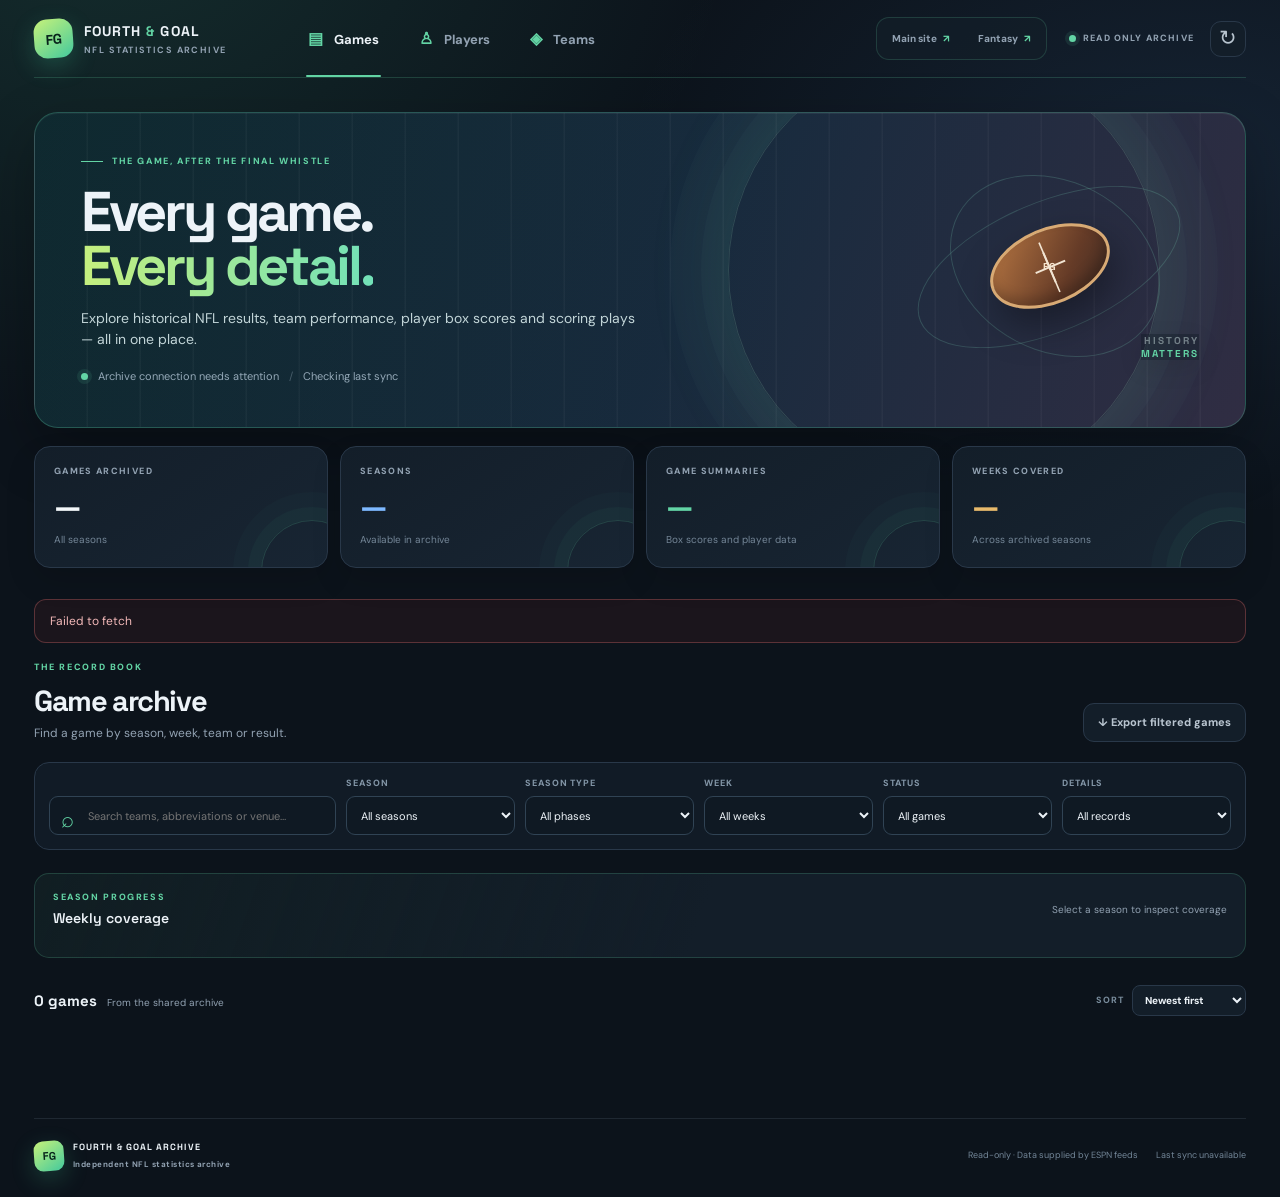
<file: archive/index.html>
<!doctype html>
<html lang="en">
<head>
  <meta charset="utf-8">
  <meta name="viewport" content="width=device-width, initial-scale=1">
  <meta name="theme-color" content="#101923">
  <meta name="description" content="A searchable historical NFL statistics archive with game summaries, team records and player box scores.">
  <title>NFL Archive | Fourth & Goal</title>
  <link rel="preconnect" href="https://fonts.googleapis.com">
  <link rel="preconnect" href="https://fonts.gstatic.com" crossorigin>
  <link href="https://fonts.googleapis.com/css2?family=DM+Sans:wght@400;500;600;700;800&family=Space+Grotesk:wght@500;600;700&display=swap" rel="stylesheet">
  <link rel="stylesheet" href="archive.css">
  <script src="config.js"></script>
  <script defer src="archive.js"></script>
</head>
<body>
  <div class="app-shell">
    <header class="topbar">
      <a class="brand" href="../" aria-label="Return to the main Fourth and Goal site">
        <span class="brand-mark">FG</span>
        <span class="brand-copy"><strong>FOURTH <i>&</i> GOAL</strong><small>NFL STATISTICS ARCHIVE</small></span>
      </a>
      <nav class="main-nav" aria-label="Archive navigation">
        <button class="nav-button active" data-page="games"><span class="nav-icon">▤</span> Games</button>
        <button class="nav-button" data-page="players"><span class="nav-icon">♙</span> Players</button>
        <button class="nav-button" data-page="teams"><span class="nav-icon">◈</span> Teams</button>
      </nav>
      <nav class="site-nav" aria-label="Other Fourth &amp; Goal sites">
        <a href="../" title="Return to the main Fourth &amp; Goal site">Main site <span>↗</span></a>
        <a href="../fantasy/" title="Open the Fantasy Football site">Fantasy <span>↗</span></a>
      </nav>
      <div class="top-actions">
        <span class="read-only"><span></span> READ ONLY ARCHIVE</span>
        <button class="icon-button" id="refreshButton" title="Refresh archive" aria-label="Refresh archive">↻</button>
      </div>
    </header>

    <main>
      <section class="hero">
        <div class="hero-copy">
          <div class="eyebrow"><span class="eyebrow-line"></span> THE GAME, AFTER THE FINAL WHISTLE</div>
          <h1>Every game.<br><em>Every detail.</em></h1>
          <p>Explore historical NFL results, team performance, player box scores and scoring plays — all in one place.</p>
          <div class="hero-meta"><span class="live-dot"></span><span id="connectionLabel">Connecting to shared archive…</span><span class="meta-divider">/</span><span id="lastSyncLabel">Checking last sync</span></div>
        </div>
        <div class="hero-art" aria-hidden="true">
          <div class="orbit orbit-one"></div><div class="orbit orbit-two"></div>
          <div class="football"><span>FG</span></div>
          <div class="hero-stamp">HISTORY<br><b>MATTERS</b></div>
        </div>
      </section>

      <section class="stat-grid" aria-label="Archive overview">
        <article class="stat-card"><span class="stat-label">GAMES ARCHIVED</span><strong id="metricGames">—</strong><small id="metricGamesSub">All seasons</small></article>
        <article class="stat-card"><span class="stat-label">SEASONS</span><strong id="metricSeasons">—</strong><small>Available in archive</small></article>
        <article class="stat-card"><span class="stat-label">GAME SUMMARIES</span><strong id="metricSummaries">—</strong><small id="metricSummarySub">Box scores and player data</small></article>
        <article class="stat-card"><span class="stat-label">WEEKS COVERED</span><strong id="metricWeeks">—</strong><small>Across archived seasons</small></article>
      </section>

      <div id="notice" class="notice" role="status" hidden></div>
      <div id="loadingState" class="loading-state"><span class="spinner"></span><span>Loading the shared NFL archive…</span></div>

      <section id="page-games" class="page-section">
        <div class="section-heading">
          <div><div class="eyebrow">THE RECORD BOOK</div><h2>Game archive</h2><p>Find a game by season, week, team or result.</p></div>
          <button class="secondary-button" id="exportGames">↓ Export filtered games</button>
        </div>
        <div class="filter-panel">
          <label class="search-field"><span>⌕</span><input id="gameSearch" type="search" placeholder="Search teams, abbreviations or venue…" autocomplete="off"></label>
          <label><span class="filter-label">Season</span><select id="seasonFilter"><option value="all">All seasons</option></select></label>
          <label><span class="filter-label">Season type</span><select id="typeFilter"><option value="all">All phases</option><option value="1">Preseason</option><option value="2">Regular season</option><option value="3">Postseason</option></select></label>
          <label><span class="filter-label">Week</span><select id="weekFilter"><option value="all">All weeks</option></select></label>
          <label><span class="filter-label">Status</span><select id="statusFilter"><option value="all">All games</option><option value="final">Final</option><option value="live">Live</option><option value="upcoming">Upcoming</option></select></label>
          <label><span class="filter-label">Details</span><select id="detailFilter"><option value="all">All records</option><option value="yes">Summary available</option><option value="no">Summary missing</option></select></label>
        </div>
        <div class="coverage-wrap"><div class="coverage-heading"><div><span class="eyebrow">SEASON PROGRESS</span><strong id="coverageTitle">Weekly coverage</strong></div><span id="coverageCaption">Select a season to inspect coverage</span></div><div id="coverageStrip" class="coverage-strip"></div></div>
        <div class="results-heading"><div><strong id="gamesCount">0 games</strong><span id="gamesCaption">From the shared archive</span></div><label class="sort-control">SORT <select id="sortFilter"><option value="newest">Newest first</option><option value="oldest">Oldest first</option><option value="highest">Highest scoring</option><option value="closest">Closest finish</option></select></label></div>
        <div id="gamesGrid" class="games-grid"></div>
        <div id="gamesEmpty" class="empty-state" hidden><div class="empty-icon">⌕</div><h3>No games found</h3><p>Try changing your filters or search terms.</p></div>
      </section>

      <section id="page-players" class="page-section" hidden>
        <div class="section-heading">
          <div><div class="eyebrow">PLAYER PERFORMANCE</div><h2>Player game logs</h2><p>Explore the individual performances saved in each archived game.</p></div>
        </div>
        <div class="player-intro"><div class="player-intro-mark">P</div><div><strong>One week at a time</strong><p>Choose a season and week to load player box scores. Keeping the search scoped makes large historical archives quicker and more reliable.</p></div></div>
        <div class="filter-panel player-filters">
          <label><span class="filter-label">Season</span><select id="playerSeason"><option value="">Choose season</option></select></label>
          <label><span class="filter-label">Season type</span><select id="playerType"><option value="2">Regular season</option><option value="1">Preseason</option><option value="3">Postseason</option></select></label>
          <label><span class="filter-label">Week</span><select id="playerWeek"><option value="">Choose week</option></select></label>
          <label><span class="filter-label">Stat group</span><select id="playerCategory"><option value="all">All categories</option></select></label>
          <label class="player-search"><span class="filter-label">Find a player</span><input id="playerSearch" type="search" placeholder="Player name or team…" autocomplete="off"></label>
          <button class="primary-button" id="loadPlayers">Load player stats</button>
          <button class="secondary-button" id="exportPlayers" disabled>↓ Export logs</button>
        </div>
        <div id="playerProgress" class="progress-state" hidden><span class="spinner"></span><span id="playerProgressText">Loading player box scores…</span></div>
        <div id="playerSummary" class="player-summary" hidden></div>
        <div id="playerTableWrap" class="table-wrap" hidden></div>
        <div id="playersEmpty" class="empty-state"><div class="empty-icon">♙</div><h3>Choose a week to get started</h3><p>Player statistics are read from the saved ESPN game summaries.</p></div>
      </section>

      <section id="page-teams" class="page-section" hidden>
        <div class="section-heading">
          <div><div class="eyebrow">AROUND THE LEAGUE</div><h2>Team records</h2><p>Season records calculated from the games stored in this archive.</p></div>
          <div class="team-controls"><label class="search-field team-search"><span>⌕</span><input id="teamSearch" type="search" placeholder="Find a team…" autocomplete="off"></label><label class="standings-season">SEASON <select id="teamSeason"></select></label></div>
        </div>
        <div id="teamsOverview" class="team-overview"></div>
        <div id="divisionsGrid" class="divisions-grid"></div>
        <div id="teamsEmpty" class="empty-state" hidden><h3>No completed games for this selection</h3><p>Import the season's completed games to build division records.</p></div>
      </section>

      <section id="page-detail" class="page-section detail-page" hidden>
        <button class="back-button" id="backToGames">← Back to games</button>
        <div id="gameDetail"></div>
      </section>
    </main>
    <footer class="footer"><div class="footer-brand"><span class="brand-mark small">FG</span><span><strong>FOURTH & GOAL ARCHIVE</strong><small>Independent NFL statistics archive</small></span></div><div class="footer-right"><span>Read-only · Data supplied by ESPN feeds</span><span id="footerSync">Last sync unavailable</span></div></footer>
  </div>
</body>
</html>
</file>
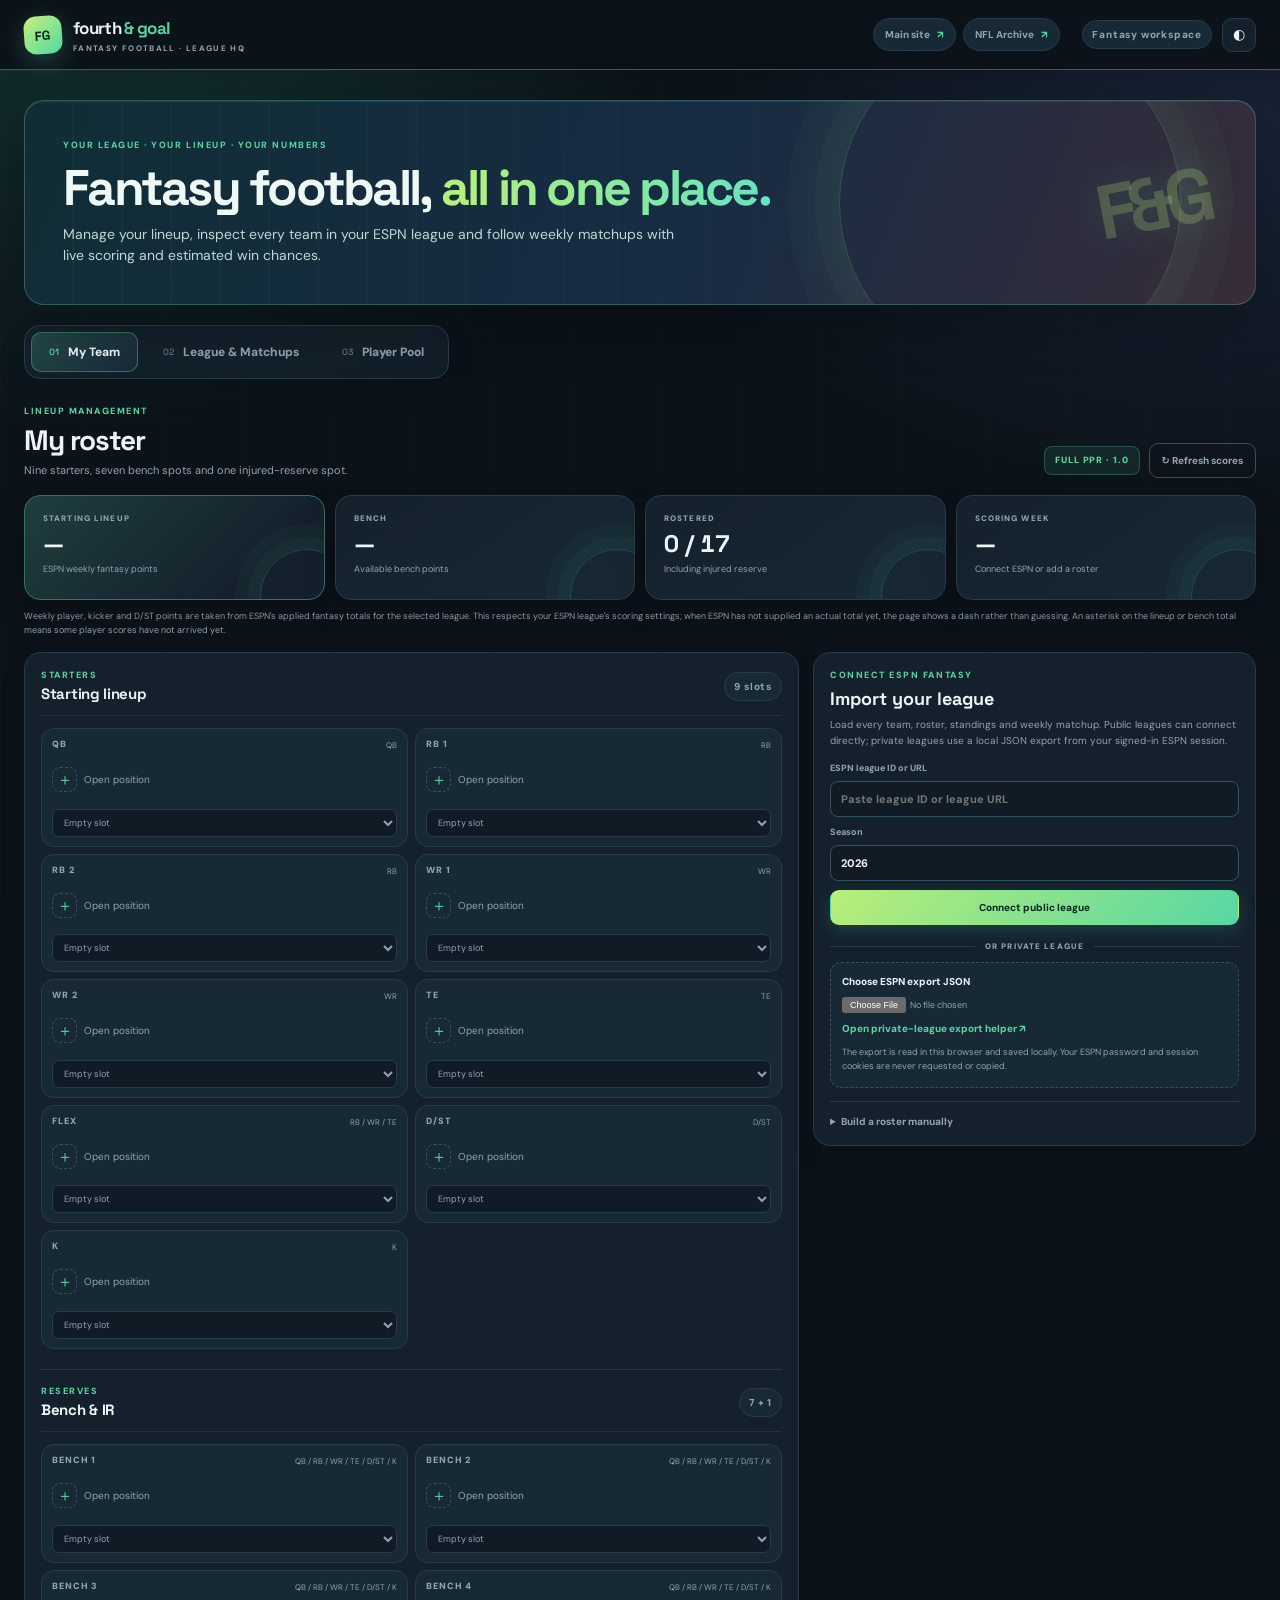
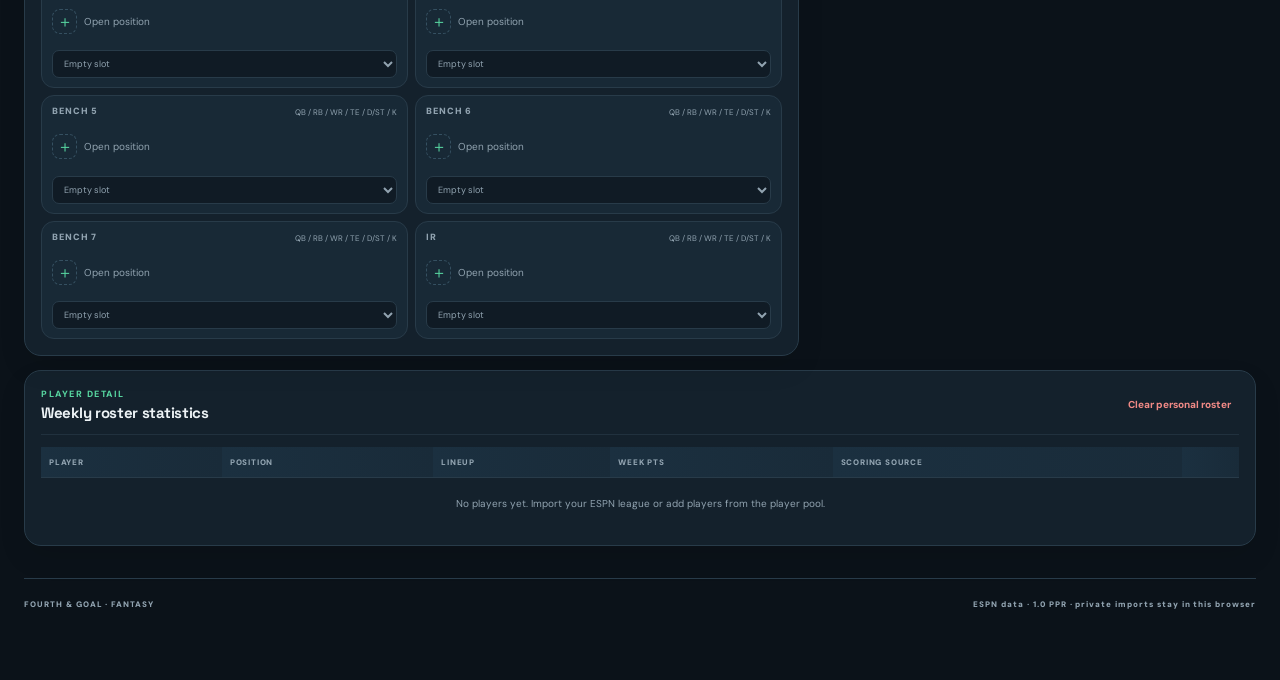
<file: fantasy/index.html>
<!doctype html>
<html lang="en">
<head>
  <meta charset="utf-8">
  <meta name="viewport" content="width=device-width, initial-scale=1">
  <meta name="theme-color" content="#0d151d">
  <title>Fourth &amp; Goal — Fantasy Football</title>
  <link rel="preconnect" href="https://a.espncdn.com">
  <link rel="stylesheet" href="./fantasy.css">
</head>
<body>
  <header class="topbar">
    <a class="brand" href="../" aria-label="Return to Fourth and Goal home">
      <span class="brand-mark">FG</span>
      <span><b>fourth <i>&amp; goal</i></b><small>FANTASY FOOTBALL · LEAGUE HQ</small></span>
    </a>
    <nav class="app-nav" aria-label="Fourth &amp; Goal sites">
      <a href="../" title="Return to the main Fourth &amp; Goal site">Main site <span>↗</span></a>
      <a href="../archive/" title="Open the NFL statistics archive">NFL Archive <span>↗</span></a>
    </nav>
    <div class="topbar-right">
      <span id="dataStatus" class="status-pill">Fantasy workspace</span>
      <button id="themeToggle" class="icon-button" type="button" aria-label="Toggle colour theme">◐</button>
    </div>
  </header>

  <main class="app-shell">
    <section class="hero">
      <div>
        <div class="eyebrow">YOUR LEAGUE · YOUR LINEUP · YOUR NUMBERS</div>
        <h1>Fantasy football, <span>all in one place.</span></h1>
        <p>Manage your lineup, inspect every team in your ESPN league and follow weekly matchups with live scoring and estimated win chances.</p>
      </div>
      <div class="hero-mark" aria-hidden="true">F&amp;G</div>
    </section>

    <nav class="tabs" aria-label="Fantasy sections">
      <button class="tab active" data-tab="my-team" type="button"><span>01</span> My Team</button>
      <button class="tab" data-tab="league" type="button"><span>02</span> League &amp; Matchups</button>
      <button class="tab" data-tab="players" type="button"><span>03</span> Player Pool</button>
    </nav>

    <section id="myTeamPanel" class="tab-panel active">
      <div class="section-heading">
        <div><div class="eyebrow">LINEUP MANAGEMENT</div><h2>My roster</h2><p class="subhead">Nine starters, seven bench spots and one injured-reserve spot.</p></div>
        <div class="heading-actions"><span class="ppr-badge">FULL PPR · 1.0</span><button id="refreshFantasy" class="button button-quiet" type="button">↻ Refresh scores</button></div>
      </div>

      <div class="summary-grid">
        <article class="summary-card highlight"><span>STARTING LINEUP</span><strong id="starterTotal">—</strong><small>ESPN weekly fantasy points</small></article>
        <article class="summary-card"><span>BENCH</span><strong id="benchTotal">—</strong><small>Available bench points</small></article>
        <article class="summary-card"><span>ROSTERED</span><strong id="rosterCount">0 / 17</strong><small>Including injured reserve</small></article>
        <article class="summary-card"><span>SCORING WEEK</span><strong id="scoringWeek">—</strong><small id="scoreUpdated">Waiting for league data</small></article>
      </div>

      <p class="fine-print" style="margin:-5px 0 14px">Weekly player, kicker and D/ST points are taken from ESPN's applied fantasy totals for the selected league. This respects your ESPN league's scoring settings; when ESPN has not supplied an actual total yet, the page shows a dash rather than guessing. An asterisk on the lineup or bench total means some player scores have not arrived yet.</p>

      <div class="roster-layout">
        <section class="panel roster-panel">
          <div class="panel-title"><div><div class="eyebrow">STARTERS</div><h3>Starting lineup</h3></div><span class="muted-tag">9 slots</span></div>
          <div id="starterSlots" class="slot-list"></div>
          <div class="panel-title bench-title"><div><div class="eyebrow">RESERVES</div><h3>Bench &amp; IR</h3></div><span class="muted-tag">7 + 1</span></div>
          <div id="benchSlots" class="slot-list bench-list"></div>
        </section>

        <aside class="panel import-panel">
          <div class="eyebrow">CONNECT ESPN FANTASY</div>
          <h3>Import your league</h3>
          <p class="panel-copy">Load every team, roster, standings and weekly matchup. Public leagues can connect directly; private leagues use a local JSON export from your signed-in ESPN session.</p>
          <form id="publicLeagueForm" class="form-stack">
            <label>ESPN league ID or URL<input id="leagueId" type="text" placeholder="Paste league ID or league URL" autocomplete="off"></label>
            <label>Season<input id="leagueSeason" type="number" min="2018" max="2030" value="2026"></label>
            <button class="button button-primary" type="submit">Connect public league</button>
          </form>
          <div class="or-divider"><span>OR PRIVATE LEAGUE</span></div>
          <div class="private-import-box">
            <label for="privateLeagueFile" class="file-label">Choose ESPN export JSON</label>
            <input id="privateLeagueFile" type="file" accept=".json,application/json">
            <a class="text-link" href="./espn-private-export.html" target="_blank" rel="noopener">Open private-league export helper ↗</a>
            <p class="fine-print">The export is read in this browser and saved locally. Your ESPN password and session cookies are never requested or copied.</p>
          </div>
          <div id="fantasyMessage" class="message" role="status" aria-live="polite"></div>
          <details class="manual-box">
            <summary>Build a roster manually</summary>
            <form id="manualPlayerForm" class="form-stack compact-form">
              <label>Player name<input id="manualName" type="text" placeholder="Player name"></label>
              <div class="form-row">
                <label>Position<select id="manualPosition"><option>QB</option><option>RB</option><option>WR</option><option>TE</option><option>D/ST</option><option>K</option></select></label>
                <label>Team<select id="manualTeam"></select></label>
              </div>
              <button class="button button-secondary" type="submit">Add to roster</button>
            </form>
          </details>
        </aside>
      </div>

      <section class="panel full-roster-panel">
        <div class="panel-title"><div><div class="eyebrow">PLAYER DETAIL</div><h3>Weekly roster statistics</h3></div><button id="clearRoster" class="button button-danger-quiet" type="button">Clear personal roster</button></div>
        <div class="table-wrap"><table class="data-table"><thead><tr><th>PLAYER</th><th>POSITION</th><th>LINEUP</th><th>WEEK PTS</th><th>SCORING SOURCE</th><th></th></tr></thead><tbody id="rosterTable"><tr><td colspan="6" class="empty-cell">Import a league or add players to build your roster.</td></tr></tbody></table></div>
      </section>
    </section>

    <section id="leaguePanel" class="tab-panel" hidden>
      <div class="section-heading"><div><div class="eyebrow">LEAGUE OVERVIEW</div><h2>League &amp; matchups</h2><p class="subhead">See every team, weekly pairing, standings and player roster.</p></div><div class="heading-actions"><button id="reexportHint" class="button button-quiet" type="button">How to refresh private data</button></div></div>
      <div id="leagueEmpty" class="panel empty-state"><div class="empty-icon">◎</div><h3>No league imported yet</h3><p>Connect a public ESPN league or import the JSON export from your private league.</p><button class="button button-primary" data-go-import type="button">Go to league import</button></div>
      <div id="leagueContent" hidden>
        <section class="panel league-toolbar-panel">
          <div><div class="eyebrow">CONNECTED LEAGUE</div><h3 id="leagueName">ESPN League</h3><p id="leagueMeta" class="subhead">—</p></div>
          <div class="toolbar-controls"><label>Your team<select id="selectedLeagueTeam"></select></label><label>Matchup week<select id="matchupWeek"></select></label><button id="refreshMatchupScores" class="button button-quiet" type="button">↻ Refresh live scores</button><button id="forgetLeague" class="button button-danger-quiet" type="button">Remove imported league</button></div>
        </section>
        <section id="myMatchupCard" class="panel my-matchup-card"></section>
        <div class="league-two-col">
          <section class="panel"><div class="panel-title"><div><div class="eyebrow">HEAD-TO-HEAD</div><h3 id="matchupsTitle">Weekly matchups</h3></div><span id="matchupCount" class="muted-tag">—</span></div><div id="matchupList" class="matchup-list"></div></section>
          <section class="panel"><div class="panel-title"><div><div class="eyebrow">SEASON RECORD</div><h3>League standings</h3></div><span class="muted-tag">ESPN records</span></div><div class="table-wrap"><table class="data-table standings-table"><thead><tr><th>#</th><th>TEAM</th><th>W-L-T</th><th>PF</th><th>PA</th></tr></thead><tbody id="standingsBody"></tbody></table></div></section>
        </div>
        <section id="matchupDetail" class="panel matchup-detail-panel" aria-live="polite" hidden></section>
        <section class="panel all-rosters-panel"><div class="panel-title"><div><div class="eyebrow">LEAGUE DEPTH</div><h3>All team rosters</h3></div><span id="teamRosterCount" class="muted-tag">—</span></div><div id="leagueRosters" class="league-rosters"></div></section>
        <p class="fine-print league-footnote" id="leagueFootnote"></p>
      </div>
    </section>

    <section id="playersPanel" class="tab-panel" hidden>
      <div class="section-heading"><div><div class="eyebrow">PLAYER DIRECTORY</div><h2>Find a player</h2><p class="subhead">Search the ESPN fantasy player pool, then add them to your roster.</p></div><span id="playerPoolCount" class="muted-tag">Player pool not loaded</span></div>
      <section class="panel player-search-panel">
        <div class="player-search-controls"><input id="playerSearch" type="search" placeholder="Search player or NFL team…"><select id="playerPositionFilter"><option value="ALL">All positions</option><option>QB</option><option>RB</option><option>WR</option><option>TE</option><option>K</option><option>D/ST</option></select><button id="loadPlayers" class="button button-secondary" type="button">Load / refresh player pool</button></div>
        <div id="playerResults" class="player-results"><div class="empty-cell">Load the ESPN player pool or connect a league to begin.</div></div>
      </section>
    </section>

    <footer class="page-footer"><span>FOURTH &amp; GOAL · FANTASY</span><span>ESPN data · 1.0 PPR · private imports stay in this browser</span></footer>
  </main>
  <script src="./fantasy.js"></script>
</body>
</html>
</file>
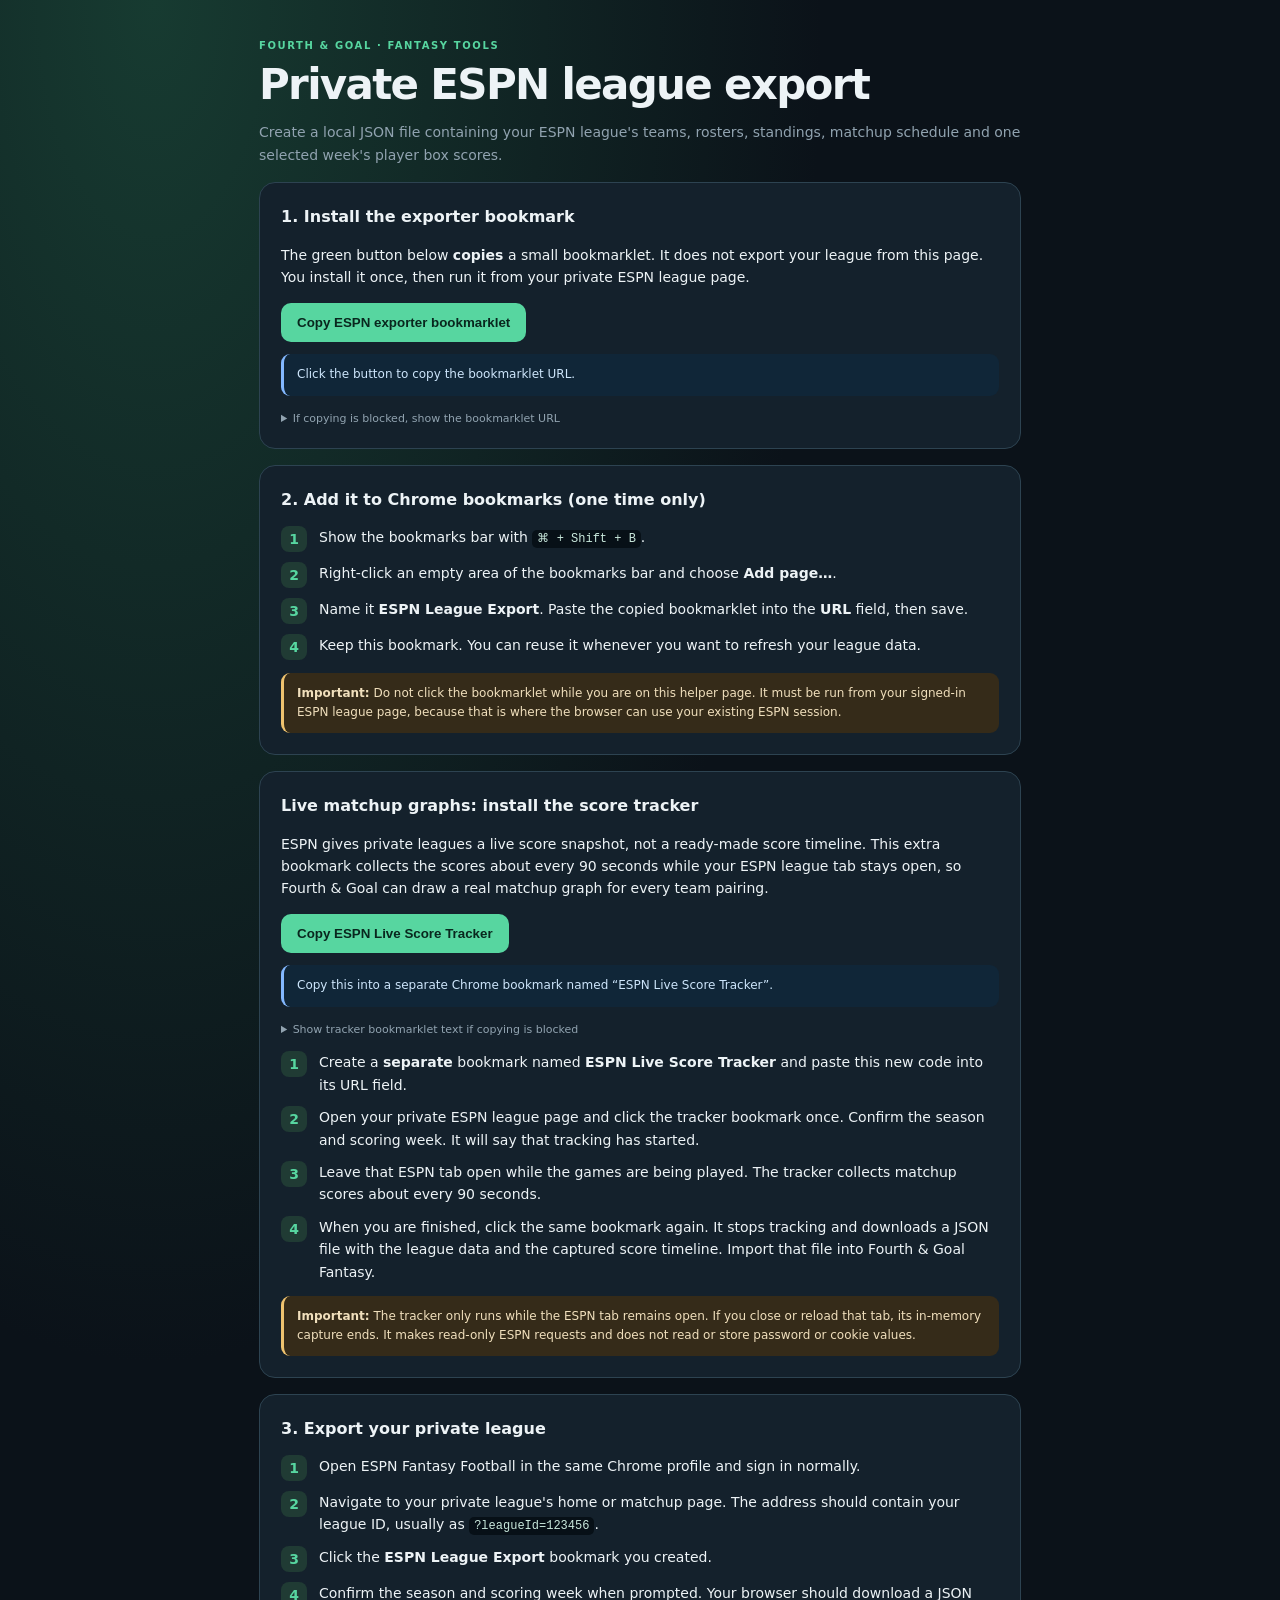
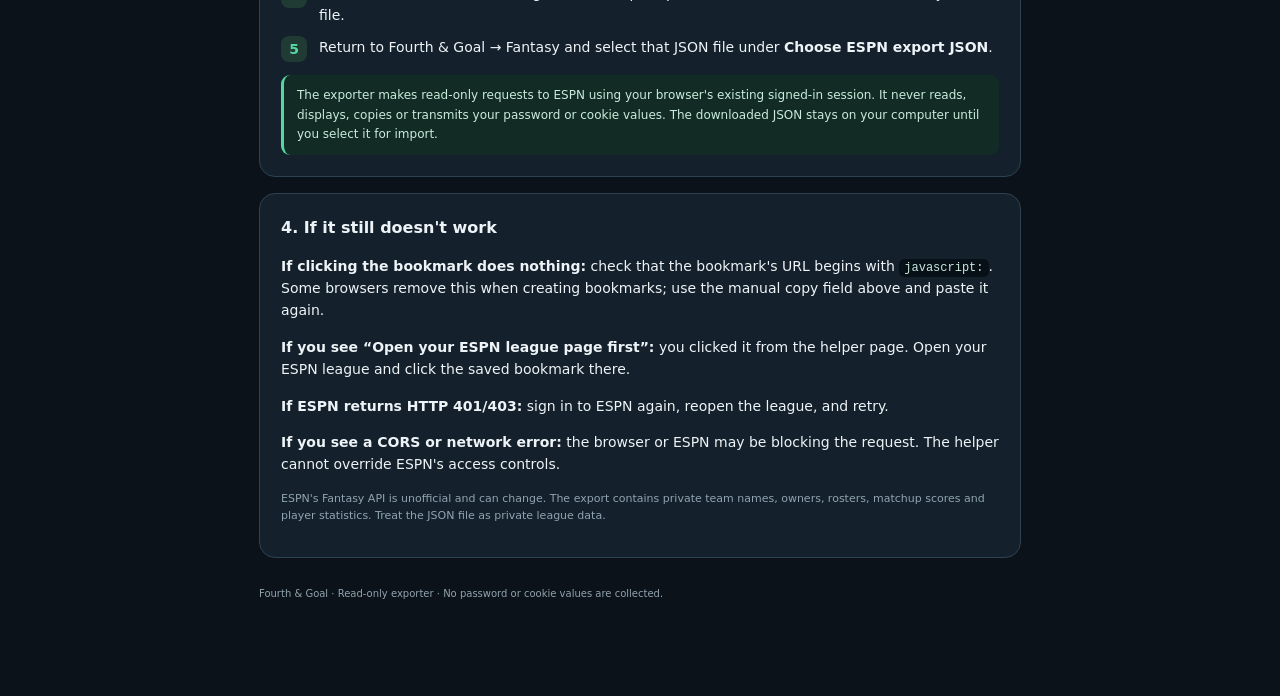
<file: fantasy/espn-private-export.html>
<!doctype html>
<html lang="en">
<head>
<meta charset="utf-8"><meta name="viewport" content="width=device-width,initial-scale=1"><meta name="color-scheme" content="dark light">
<title>Private ESPN League Export · Fourth &amp; Goal</title>
<style>
:root{color-scheme:dark;--bg:#0b1219;--panel:#14212c;--line:#2d4351;--text:#edf3f6;--muted:#91a3b0;--green:#57d6a0;--amber:#efc36f;--blue:#83b8ff}*{box-sizing:border-box}body{margin:0;background:radial-gradient(ellipse at 12% 0,#173b31,transparent 42%),var(--bg);color:var(--text);font:14px/1.6 system-ui,sans-serif}.wrap{max-width:800px;margin:38px auto;padding:0 19px 34px}.eyebrow{color:var(--green);font-size:10px;font-weight:900;letter-spacing:.16em;text-transform:uppercase}h1{font-size:clamp(28px,5vw,42px);line-height:1.08;letter-spacing:-.04em;margin:8px 0 12px}.muted{color:var(--muted)}.card{background:var(--panel);border:1px solid var(--line);border-radius:16px;padding:21px;margin:16px 0}.card h2{font-size:16px;margin:0 0 8px}.primary{display:inline-flex;align-items:center;gap:8px;background:var(--green);color:#09271e;padding:12px 16px;border:0;border-radius:10px;font-weight:900;cursor:pointer}.secondary{background:#243845;border:1px solid var(--line);border-radius:9px;color:var(--text);padding:9px 12px;font-weight:800;cursor:pointer}.steps{display:grid;grid-template-columns:28px 1fr;gap:10px;margin:13px 0}.num{width:26px;height:26px;display:grid;place-items:center;border-radius:8px;background:#203b34;color:var(--green);font-weight:900}.good,.warning,.status{padding:11px 13px;border-radius:9px;font-size:12px;margin-top:12px}.good{background:#122c25;border-left:3px solid var(--green);color:#c9ebdc}.warning{background:#352b19;border-left:3px solid var(--amber);color:#f0dfbc}.status{background:#102638;border-left:3px solid var(--blue);color:#cde5fb;min-height:42px}.small{font-size:11px;color:var(--muted)}textarea{width:100%;min-height:104px;resize:vertical;background:#071017;border:1px solid var(--line);border-radius:9px;padding:11px;color:#c9e8dc;font:10px/1.45 ui-monospace,monospace;overflow-wrap:anywhere}.footer{font-size:10px;color:var(--muted);padding:12px 0}.inline-code{background:#071017;color:#c9e8dc;padding:2px 5px;border-radius:5px;font:12px ui-monospace,monospace}a{color:var(--blue)}
</style></head>
<body><main class="wrap">
<div class="eyebrow">Fourth &amp; Goal · Fantasy tools</div>
<h1>Private ESPN league export</h1>
<p class="muted">Create a local JSON file containing your ESPN league's teams, rosters, standings, matchup schedule and one selected week's player box scores.</p>
<section class="card">
  <h2>1. Install the exporter bookmark</h2>
  <p>The green button below <b>copies</b> a small bookmarklet. It does not export your league from this page. You install it once, then run it from your private ESPN league page.</p>
  <button class="primary" id="copyBookmarklet" type="button">Copy ESPN exporter bookmarklet</button>
  <div id="copyStatus" class="status" role="status" aria-live="polite">Click the button to copy the bookmarklet URL.</div>
  <details style="margin-top:14px"><summary class="small">If copying is blocked, show the bookmarklet URL</summary><p class="small">Select all the text below and copy it. Paste it into the URL/address field of a new browser bookmark.</p><textarea id="bookmarkletCode" readonly spellcheck="false"></textarea><button id="selectCode" class="secondary" type="button" style="margin-top:8px">Select bookmarklet text</button></details>
</section>
<section class="card">
  <h2>2. Add it to Chrome bookmarks (one time only)</h2>
  <div class="steps"><span class="num">1</span><div>Show the bookmarks bar with <span class="inline-code">⌘ + Shift + B</span>.</div><span class="num">2</span><div>Right-click an empty area of the bookmarks bar and choose <b>Add page…</b>.</div><span class="num">3</span><div>Name it <b>ESPN League Export</b>. Paste the copied bookmarklet into the <b>URL</b> field, then save.</div><span class="num">4</span><div>Keep this bookmark. You can reuse it whenever you want to refresh your league data.</div></div>
  <div class="warning"><b>Important:</b> Do not click the bookmarklet while you are on this helper page. It must be run from your signed-in ESPN league page, because that is where the browser can use your existing ESPN session.</div>
</section>
<section class="card">
  <h2>Live matchup graphs: install the score tracker</h2>
  <p>ESPN gives private leagues a live score snapshot, not a ready-made score timeline. This extra bookmark collects the scores about every 90 seconds while your ESPN league tab stays open, so Fourth &amp; Goal can draw a real matchup graph for every team pairing.</p>
  <button class="primary" id="copyTrackerBookmarklet" type="button">Copy ESPN Live Score Tracker</button>
  <div id="trackerCopyStatus" class="status" role="status" aria-live="polite">Copy this into a separate Chrome bookmark named “ESPN Live Score Tracker”.</div>
  <details style="margin-top:14px"><summary class="small">Show tracker bookmarklet text if copying is blocked</summary><p class="small">Select all the text and copy it into the URL field of a new bookmark.</p><textarea id="trackerBookmarkletCode" readonly spellcheck="false"></textarea><button id="selectTrackerCode" class="secondary" type="button" style="margin-top:8px">Select tracker text</button></details>
  <div class="steps"><span class="num">1</span><div>Create a <b>separate</b> bookmark named <b>ESPN Live Score Tracker</b> and paste this new code into its URL field.</div><span class="num">2</span><div>Open your private ESPN league page and click the tracker bookmark once. Confirm the season and scoring week. It will say that tracking has started.</div><span class="num">3</span><div>Leave that ESPN tab open while the games are being played. The tracker collects matchup scores about every 90 seconds.</div><span class="num">4</span><div>When you are finished, click the same bookmark again. It stops tracking and downloads a JSON file with the league data and the captured score timeline. Import that file into Fourth &amp; Goal Fantasy.</div></div>
  <div class="warning"><b>Important:</b> The tracker only runs while the ESPN tab remains open. If you close or reload that tab, its in-memory capture ends. It makes read-only ESPN requests and does not read or store password or cookie values.</div>
</section>
<section class="card">
  <h2>3. Export your private league</h2>
  <div class="steps"><span class="num">1</span><div>Open ESPN Fantasy Football in the same Chrome profile and sign in normally.</div><span class="num">2</span><div>Navigate to your private league's home or matchup page. The address should contain your league ID, usually as <span class="inline-code">?leagueId=123456</span>.</div><span class="num">3</span><div>Click the <b>ESPN League Export</b> bookmark you created.</div><span class="num">4</span><div>Confirm the season and scoring week when prompted. Your browser should download a JSON file.</div><span class="num">5</span><div>Return to Fourth &amp; Goal → Fantasy and select that JSON file under <b>Choose ESPN export JSON</b>.</div></div>
  <div class="good">The exporter makes read-only requests to ESPN using your browser's existing signed-in session. It never reads, displays, copies or transmits your password or cookie values. The downloaded JSON stays on your computer until you select it for import.</div>
</section>
<section class="card">
  <h2>4. If it still doesn't work</h2>
  <p><b>If clicking the bookmark does nothing:</b> check that the bookmark's URL begins with <span class="inline-code">javascript:</span>. Some browsers remove this when creating bookmarks; use the manual copy field above and paste it again.</p>
  <p><b>If you see “Open your ESPN league page first”:</b> you clicked it from the helper page. Open your ESPN league and click the saved bookmark there.</p>
  <p><b>If ESPN returns HTTP 401/403:</b> sign in to ESPN again, reopen the league, and retry.</p>
  <p><b>If you see a CORS or network error:</b> the browser or ESPN may be blocking the request. The helper cannot override ESPN's access controls.</p>
  <p class="small">ESPN's Fantasy API is unofficial and can change. The export contains private team names, owners, rosters, matchup scores and player statistics. Treat the JSON file as private league data.</p>
</section>
<p class="footer">Fourth &amp; Goal · Read-only exporter · No password or cookie values are collected.</p>
</main>
<script>
(function(){
  const source = `(async()=>{\ntry{\n  if(location.hostname!=='fantasy.espn.com'&&!location.hostname.endsWith('.fantasy.espn.com')){alert('Open your signed-in ESPN Fantasy league page first, then click the ESPN League Export bookmark.');return;}\n  const page=new URL(location.href);\n  let leagueId=page.searchParams.get('leagueId')||((location.pathname.match(/league\\/(\\d+)/)||[])[1]||'');\n  if(!leagueId)leagueId=prompt('Enter your ESPN League ID:');\n  if(!leagueId||!/^[0-9]+$/.test(leagueId))throw new Error('A numeric ESPN league ID is required.');\n  let season=Number(page.searchParams.get('seasonId')||page.searchParams.get('season')||new Date().getFullYear());\n  const seasonText=prompt('ESPN season year:',String(season));if(seasonText===null)return;season=Number(seasonText);\n  if(!Number.isInteger(season)||season<2018||season>new Date().getFullYear()+1)throw new Error('Invalid season year.');\n  const base='https://lm-api-reads.fantasy.espn.com/apis/v3/games/ffl/seasons/'+season+'/segments/0/leagues/'+leagueId;\n  async function read(views,params={}){const url=new URL(base);views.forEach(v=>url.searchParams.append('view',v));Object.entries(params).forEach(([k,v])=>url.searchParams.set(k,String(v)));const response=await fetch(url.toString(),{credentials:'include',cache:'no-store',headers:{Accept:'application/json'}});if(!response.ok)throw new Error('ESPN returned HTTP '+response.status+'. Confirm that you are signed in and can open this league.');const text=await response.text();try{return JSON.parse(text)}catch(_){throw new Error('ESPN returned a non-JSON response. Your session may have expired or ESPN changed its response.');}}\n  const statusData=await read(['mStatus','mSettings']);\n  const guess=Number(statusData.status?.currentScoringPeriod||statusData.status?.currentMatchupPeriod||page.searchParams.get('scoringPeriodId')||1);\n  const weekText=prompt('Scoring week to include player box scores:',String(guess));if(weekText===null)return;const week=Number(weekText);if(!Number.isInteger(week)||week<1||week>25)throw new Error('Invalid scoring week.');\n  const core=await read(['mTeam','mRoster','mSettings','mStandings','mStatus','mSchedule'],{scoringPeriodId:week});\n  if(!Array.isArray(core.teams)||!core.teams.length)throw new Error('ESPN did not return league teams. Check the league, season and access.');\n  const matchupData=await read(['mMatchupScore'],{scoringPeriodId:week,matchupPeriodId:week});\n  const mergeSchedule=(baseSchedule,extraSchedule)=>{const extra=new Map((extraSchedule||[]).map(g=>[String(g.matchupPeriodId||week)+':'+String(g.home?.teamId||'')+':'+String(g.away?.teamId||''),g]));return (baseSchedule||[]).map(g=>{const key=String(g.matchupPeriodId||week)+':'+String(g.home?.teamId||'')+':'+String(g.away?.teamId||'');const x=extra.get(key);return x?{...g,...x,home:{...(g.home||{}),...(x.home||{})},away:{...(g.away||{}),...(x.away||{})}}:g;});};\n  core.schedule=mergeSchedule(core.schedule,matchupData.schedule);\n  const boxscore=await read(['mBoxscore','mLiveScoring'],{scoringPeriodId:week,matchupPeriodId:week});\n  const output={format:'fourth-goal-private-espn-league',version:1,exportedAt:new Date().toISOString(),leagueId,season,currentWeek:week,leagueName:core.settings?.name||('ESPN League '+leagueId),core,matchups:core.schedule||[],boxscore};\n  const blob=new Blob([JSON.stringify(output)],{type:'application/json'});const objectUrl=URL.createObjectURL(blob);const a=document.createElement('a');a.href=objectUrl;a.download='fourth-goal-espn-private-'+leagueId+'-'+season+'-week-'+week+'.json';document.body.appendChild(a);a.click();a.remove();setTimeout(()=>URL.revokeObjectURL(objectUrl),30000);alert('League export downloaded. Return to Fourth & Goal → Fantasy and import the downloaded JSON file.');\n}catch(error){alert('ESPN export failed: '+(error?.message||error)+'\\n\\nNo password or cookie values were read or stored.');}})();`;
  const bookmarklet='javascript:'+source.replace(/[\r\n]/g,'').trim();
  const field=document.getElementById('bookmarkletCode');
  const status=document.getElementById('copyStatus');
  field.value=bookmarklet;
  document.getElementById('copyBookmarklet').addEventListener('click',async()=>{
    try{await navigator.clipboard.writeText(bookmarklet);status.textContent='Copied. Now add a new Chrome bookmark and paste this into its URL field.';}
    catch(_){field.focus();field.select();status.textContent='Clipboard access was blocked. The bookmarklet text is selected below; press ⌘ + C to copy it.';}
  });
  document.getElementById('selectCode').addEventListener('click',()=>{field.focus();field.select();status.textContent='Bookmarklet text selected. Press ⌘ + C, then paste it into a new bookmark URL field.';});

  const trackerSource = `(async()=>{
try{
  if(location.hostname!=='fantasy.espn.com'&&!location.hostname.endsWith('.fantasy.espn.com')){alert('Open your signed-in ESPN Fantasy league page first, then click the ESPN Live Score Tracker bookmark.');return;}
  const trackerKey='__fourthGoalLiveScoreTracker';
  const active=window[trackerKey];
  if(active){
    clearInterval(active.timer);
    try{await active.tick();}catch(error){console.warn('Final ESPN score sample failed:',error);}
    active.payload.exportedAt=new Date().toISOString();
    active.payload.scoreSnapshots=active.samples;
    const blob=new Blob([JSON.stringify(active.payload)],{type:'application/json'});
    const objectUrl=URL.createObjectURL(blob);
    const link=document.createElement('a');
    link.href=objectUrl;
    link.download='fourth-goal-espn-private-'+active.leagueId+'-'+active.season+'-week-'+active.week+'-live.json';
    document.body.appendChild(link);link.click();link.remove();
    setTimeout(()=>URL.revokeObjectURL(objectUrl),30000);
    window[trackerKey]=null;
    alert('Live score capture stopped. Downloaded '+active.samples.length+' matchup score samples. Import this JSON file into Fourth & Goal → Fantasy.');
    return;
  }
  const page=new URL(location.href);
  let leagueId=page.searchParams.get('leagueId')||((location.pathname.match(/league\\/(\\d+)/)||[])[1]||'');
  if(!leagueId)leagueId=prompt('Enter your ESPN League ID:');
  if(!leagueId||!/^[0-9]+$/.test(leagueId))throw new Error('A numeric ESPN league ID is required.');
  let season=Number(page.searchParams.get('seasonId')||page.searchParams.get('season')||new Date().getFullYear());
  const seasonText=prompt('ESPN season year:',String(season));if(seasonText===null)return;season=Number(seasonText);
  if(!Number.isInteger(season)||season<2018||season>new Date().getFullYear()+1)throw new Error('Invalid season year.');
  const base='https://lm-api-reads.fantasy.espn.com/apis/v3/games/ffl/seasons/'+season+'/segments/0/leagues/'+leagueId;
  async function read(views,params={}){const url=new URL(base);views.forEach(view=>url.searchParams.append('view',view));Object.entries(params).forEach(([key,value])=>url.searchParams.set(key,String(value)));const response=await fetch(url.toString(),{credentials:'include',cache:'no-store',headers:{Accept:'application/json'}});if(!response.ok)throw new Error('ESPN returned HTTP '+response.status+'. Confirm that you are signed in and can open this league.');const text=await response.text();try{return JSON.parse(text)}catch(_){throw new Error('ESPN returned a non-JSON response. Your session may have expired or ESPN changed its response.');}}
  const statusData=await read(['mStatus','mSettings']);
  const guess=Number(statusData.status?.currentScoringPeriod||statusData.status?.currentMatchupPeriod||page.searchParams.get('scoringPeriodId')||1);
  const weekText=prompt('Scoring week to track:',String(guess));if(weekText===null)return;const week=Number(weekText);if(!Number.isInteger(week)||week<1||week>25)throw new Error('Invalid scoring week.');
  const core=await read(['mTeam','mRoster','mSettings','mStandings','mStatus','mSchedule'],{scoringPeriodId:week});
  if(!Array.isArray(core.teams)||!core.teams.length)throw new Error('ESPN did not return league teams. Check the league, season and access.');
  const matchupData=await read(['mMatchupScore'],{scoringPeriodId:week,matchupPeriodId:week});
  const mergeSchedule=(baseSchedule,extraSchedule)=>{const extra=new Map((extraSchedule||[]).map(game=>[String(game.matchupPeriodId||week)+':'+String(game.home?.teamId||'')+':'+String(game.away?.teamId||''),game]));return (baseSchedule||[]).map(game=>{const key=String(game.matchupPeriodId||week)+':'+String(game.home?.teamId||'')+':'+String(game.away?.teamId||'');const fresh=extra.get(key);return fresh?{...game,...fresh,home:{...(game.home||{}),...(fresh.home||{})},away:{...(game.away||{}),...(fresh.away||{})}}:game;});};
  core.schedule=mergeSchedule(core.schedule,matchupData.schedule);
  const initialBoxscore=await read(['mBoxscore','mLiveScoring'],{scoringPeriodId:week,matchupPeriodId:week});
  const tracker={leagueId,season,week,samples:[],busy:false,timer:null,payload:{format:'fourth-goal-private-espn-league',version:1,exportedAt:new Date().toISOString(),leagueId,season,currentWeek:week,leagueName:core.settings?.name||('ESPN League '+leagueId),core,matchups:core.schedule||[],boxscore:initialBoxscore}};
  function capture(box){(Array.isArray(box?.schedule)?box.schedule:[]).forEach(game=>{if(Number(game.matchupPeriodId||week)!==week)return;const homeId=String(game.home?.teamId||''),awayId=String(game.away?.teamId||'');const homePoints=Number(game.home?.totalPoints??game.home?.points),awayPoints=Number(game.away?.totalPoints??game.away?.points);if(!homeId||!awayId||!Number.isFinite(homePoints)||!Number.isFinite(awayPoints))return;tracker.samples.push({week,key:String(week)+':'+homeId+':'+awayId,homeTeamId:homeId,awayTeamId:awayId,homePoints,awayPoints,at:Date.now()});});}
  capture(initialBoxscore);
  tracker.tick=async()=>{if(tracker.busy)return;tracker.busy=true;try{const latest=await read(['mBoxscore','mLiveScoring'],{scoringPeriodId:week,matchupPeriodId:week});tracker.payload.boxscore=latest;tracker.payload.matchups=mergeSchedule(tracker.payload.matchups,latest.schedule);tracker.payload.core.schedule=tracker.payload.matchups;capture(latest);}finally{tracker.busy=false;}};
  window[trackerKey]=tracker;
  tracker.timer=setInterval(()=>tracker.tick().catch(error=>console.warn('Fourth & Goal score tracker:',error)),90000);
  alert('ESPN Live Score Tracker started for Week '+week+'. It will capture every matchup about every 90 seconds. Keep this ESPN tab open. When you are ready to finish, click the same bookmark again to download the timeline JSON.');
}catch(error){alert('ESPN live score tracking could not start: '+(error?.message||error)+'\n\nNo password or cookie values were read or stored.');}})();`;
  const trackerBookmarklet='javascript:'+trackerSource.replace(/[\r\n]/g,'').trim();
  const trackerField=document.getElementById('trackerBookmarkletCode');
  const trackerStatus=document.getElementById('trackerCopyStatus');
  trackerField.value=trackerBookmarklet;
  document.getElementById('copyTrackerBookmarklet').addEventListener('click',async()=>{
    try{await navigator.clipboard.writeText(trackerBookmarklet);trackerStatus.textContent='Copied. Add a separate Chrome bookmark named ESPN Live Score Tracker and paste this into its URL field.';}
    catch(_){trackerField.focus();trackerField.select();trackerStatus.textContent='Clipboard access was blocked. The tracker bookmarklet is selected below; press ⌘ + C to copy it.';}
  });
  document.getElementById('selectTrackerCode').addEventListener('click',()=>{trackerField.focus();trackerField.select();trackerStatus.textContent='Tracker bookmarklet selected. Press ⌘ + C, then paste it into a new bookmark URL field.';});
})();
</script></body></html>
</file>
<file: theme.css>
/* Fourth & Goal – shared theme layer.
   Loaded AFTER the inline <style> in index.html, so it overrides the old hard-coded colours.
   Light is the default look; dark is selected with <html data-theme="dark"> (toggle in the header). */

/* ---------- 1. Design tokens ---------- */
:root{
  color-scheme:light;
  --bg:#f3f5f7;--surface:#ffffff;--surface-2:#f0f3f5;--surface-3:#e6ebef;
  --line:#e2e7eb;--line-2:#d1d9df;--text:#12181d;--muted:#66727c;
  --green:#00895c;--green-dim:#e1f5ec;--blue:#2c64e0;--amber:#a86500;--red:#cf3f37;
  --on-green:#ffffff;--on-blue:#ffffff;
  --radius:14px;--shadow:0 1px 2px rgba(16,28,38,.06),0 4px 14px rgba(16,28,38,.04);
  --glow:transparent;
}
html[data-theme="dark"]{
  color-scheme:dark;
  --bg:#0c1116;--surface:#131b23;--surface-2:#192430;--surface-3:#1f2d3a;
  --line:#243240;--line-2:#31424f;--text:#eef3f6;--muted:#92a2ae;
  --green:#4fd69f;--green-dim:#123a2e;--blue:#7fb2ff;--amber:#f2c36a;--red:#ff7a72;
  --on-green:#06241a;--on-blue:#071a38;
  --shadow:none;--glow:rgba(46,102,111,.17);
}
:root{--green-soft:color-mix(in srgb,var(--green) 12%,transparent);--green-line:color-mix(in srgb,var(--green) 32%,transparent);--blue-soft:color-mix(in srgb,var(--blue) 13%,transparent)}

/* ---------- 2. Bug fix: the top glow re-appearing at the bottom ----------
   The old body background was a radial gradient sized to the (short) page, so the browser
   tiled it again below the footer. Pin it once to the viewport instead. */
html{background:var(--bg);min-height:100%}
body{background:transparent;min-height:100vh;min-height:100dvh}
body::before{content:"";position:fixed;inset:0;z-index:-1;pointer-events:none;background:radial-gradient(ellipse at 10% -15%,var(--glow),transparent 40%)}

/* ---------- 3. Replace hard-coded dark colours ---------- */
header{background:color-mix(in srgb,var(--surface) 90%,transparent);border-bottom-color:var(--line)}
.nav{background:var(--surface-2);border-color:var(--line)}
.nav-copy small,.filter-count,.team-score.dim,.note,.detail-vs,.stat-ends,.pick-foot,footer,.source-note,.news-time,.fantasy-roster-meta span+span:before{color:var(--muted)}
.note a{color:var(--muted)}
.search input::placeholder{color:var(--muted)}
.game-card:hover,.news-card:hover{border-color:var(--line-2);box-shadow:var(--shadow)}
.team-line+.team-line{border-top-color:var(--line)}
.empty,.error{background:transparent}
.detail-hero{background:linear-gradient(145deg,var(--surface),var(--surface-2))}
.stat-track{background:var(--surface-3)}
.pick-panel{background:linear-gradient(145deg,var(--green-dim),var(--surface))}
.fantasy-avatar,.fantasy-avatar-fallback{background:var(--surface-3)}
.fantasy-avatar{color:transparent}
.lineup-section{background:var(--surface)}
.lineup-slot{background:var(--surface-2)}
.lineup-slot.filled{background:var(--green-soft)}
.site-toast{background:var(--text);color:var(--bg);border-color:transparent}
.ppr-chip{border-color:var(--green-line)}

/* ---------- 4. One consistent look across every section ---------- */
.game-card,.panel,.pick-entry,.pick-stat,.overview-card,.news-card,.division-card,.stat,.quick-result,.player-result{background:var(--surface);border-color:var(--line);box-shadow:var(--shadow)}
.panel,.game-card,.detail-hero,.division-card{border-radius:var(--radius)}
.quick-result,.player-result{box-shadow:none;background:var(--surface-2)}
.select,.search input,.player-search-input,.rank-tools input,.rank-tools select,.quick-tools input,.quick-tools select,.fantasy-form input,.fantasy-form textarea,.fantasy-form select{background:var(--surface);border-color:var(--line-2);color:var(--text)}
.icon-btn{background:var(--surface);border-color:var(--line);color:var(--text)}
.icon-btn:hover{background:var(--surface-3)}
.fantasy-btn{color:var(--on-green)}
.fantasy-btn.secondary{color:var(--text)}
.filter.active{background:var(--text);color:var(--bg);border-color:var(--text)}
.filter:hover:not(.active){color:var(--text);background:var(--surface-2)}
/* the old nav gave every tab a different accent colour; use the one brand accent */
.nav .nav-button.active,.nav #nav-fantasy.active,.nav #nav-picks.active,.nav #nav-players.active,.nav #nav-news.active{background:var(--green-soft);border-color:var(--green-line);color:var(--green)}
.nav .nav-button.active .nav-icon,.nav #nav-fantasy.active .nav-icon,.nav #nav-picks.active .nav-icon,.nav #nav-players.active .nav-icon,.nav #nav-news.active .nav-icon{background:var(--green-soft);color:var(--green)}
.nav-icon{background:var(--surface-3)}
.nav .nav-button{min-width:0}
.page-head h1{letter-spacing:-.04em}
.add-player-btn{border-color:var(--green-line);background:var(--green-soft);color:var(--green)}
/* theme toggle icons: show the sun in dark mode (click = go light) and the moon in light mode */
html[data-theme="dark"] .i-moon,html:not([data-theme="dark"]) .i-sun{display:none}

/* ---------- 5. Markets tab ---------- */
.mk-stats{display:flex;gap:10px;flex-wrap:wrap}
.mk-stat{background:var(--surface);border:1px solid var(--line);border-radius:12px;padding:8px 14px;box-shadow:var(--shadow);min-width:110px}
.mk-stat small{display:block;color:var(--muted);font-size:10.5px;font-weight:600}
.mk-stat b{font:700 17px "Space Grotesk",sans-serif;font-variant-numeric:tabular-nums}
.mk-layout{display:grid;grid-template-columns:minmax(0,1fr) 330px;gap:16px;align-items:start}
.mk-side{position:sticky;top:96px}
.mk-card{background:var(--surface);border:1px solid var(--line);border-radius:var(--radius);padding:12px 14px;margin-bottom:10px;box-shadow:var(--shadow);min-width:0}
.mk-meta{display:flex;justify-content:space-between;gap:8px;color:var(--muted);font-size:11.5px;margin-bottom:2px}
.mk-meta a{color:var(--muted);font-weight:700;cursor:pointer;text-decoration:none}.mk-meta a:hover{color:var(--text)}
.mk-live{color:var(--red);font-weight:800}.mk-live::before{content:"";display:inline-block;width:7px;height:7px;border-radius:50%;background:var(--red);margin-right:6px;animation:mkp 1.4s infinite}
@keyframes mkp{50%{opacity:.25}}
.mk-row{display:flex;align-items:center;gap:10px;padding:7px 0}.mk-row+.mk-row{border-top:1px solid var(--line)}
.mk-logo,.mk-bd{width:30px;height:30px;flex:none;border-radius:50%}.mk-logo{object-fit:contain;border-radius:0}
.mk-bd{display:grid;place-items:center;color:#fff;font-size:10px;font-weight:800}
.mk-tm{flex:1;min-width:0;font-weight:700}.mk-tm small{display:block;color:var(--muted);font-weight:500;font-size:11px}
.mk-sc{font:700 21px "Space Grotesk",sans-serif;width:36px;text-align:right}
.mk-pct{font:700 18px "Space Grotesk",sans-serif;width:52px;text-align:right;font-variant-numeric:tabular-nums}
.mk-px{border:0;border-radius:9px;padding:9px 0;width:78px;font-weight:800;font-size:12.5px;transition:transform .08s,filter .12s}
.mk-px:active{transform:scale(.96)}.mk-px:hover:not(:disabled){filter:brightness(.95)}.mk-px:disabled{opacity:.35;cursor:not-allowed}
.mk-y{background:var(--green-soft);color:var(--green)}.mk-n{background:var(--blue-soft);color:var(--blue)}
.mk-px.sel.mk-y{background:var(--green);color:var(--on-green)}.mk-px.sel.mk-n{background:var(--blue);color:var(--on-blue)}
.mk-lines{display:flex;gap:8px;flex-wrap:wrap;margin-top:4px;color:var(--muted);font-size:11.5px}.mk-lines span{background:var(--surface-2);border-radius:20px;padding:3px 10px;font-weight:600}
.mk-hero{padding:16px}.mk-hero .mk-row{border:0}.mk-big{font:700 22px "Space Grotesk",sans-serif}.mk-bigsc{font:700 34px "Space Grotesk",sans-serif}
.mk-key{display:flex;gap:18px;flex-wrap:wrap;font-weight:700;font-size:13px;margin-top:6px}.mk-key i{display:inline-block;width:10px;height:10px;border-radius:50%;margin-right:6px}
.mk-chart{width:100%;height:auto;margin-top:8px}.mk-tabs{display:flex;gap:4px;border-bottom:1px solid var(--line);margin:14px 0 4px}
.mk-tabs button{background:none;border:0;border-bottom:2px solid transparent;color:var(--muted);font-weight:700;padding:9px 13px;margin-bottom:-1px}.mk-tabs button.on{color:var(--text);border-color:var(--green)}
.mk-ticket h3{margin:0 0 6px;font:700 16px "Space Grotesk",sans-serif}
.mk-leg{display:flex;gap:8px;align-items:center;padding:9px 0;border-top:1px solid var(--line);font-size:13px}.mk-leg b{flex:1;font-weight:700}.mk-leg small{display:block;color:var(--muted);font-weight:500}
.mk-leg button,.mk-link{background:none;border:0;color:var(--muted);font-size:20px;line-height:1}
.mk-seg{display:flex;gap:6px;margin:8px 0}.mk-seg button{flex:1;border:1px solid var(--line-2);background:var(--surface);color:var(--text);border-radius:9px;padding:9px;font-weight:800}
.mk-seg button.on.mk-y{background:var(--green);color:var(--on-green);border-color:var(--green)}.mk-seg button.on.mk-n{background:var(--blue);color:var(--on-blue);border-color:var(--blue)}
.mk-sum{display:flex;justify-content:space-between;padding:3px 0;font-size:13.5px}.mk-sum b{font-variant-numeric:tabular-nums}
.mk-ticket input[type=number]{width:100%;font:700 18px "DM Sans",sans-serif;padding:10px 12px;border:1px solid var(--line-2);border-radius:10px;background:var(--surface-2);color:var(--text);margin:6px 0}
.mk-cta{width:100%;border:0;border-radius:11px;background:var(--green);color:var(--on-green);font-weight:800;font-size:14.5px;padding:12px;margin-top:8px}.mk-cta:disabled{opacity:.4;cursor:not-allowed}
.mk-cta.gh{background:var(--surface-2);color:var(--text);border:1px solid var(--line)}
.mk-empty{color:var(--muted);font-size:13px;padding:12px 0}.mk-err{color:var(--red);font-size:12px;min-height:16px;margin-top:4px}
.mk-pos ul{margin:6px 0;padding:0}.mk-pos li{list-style:none;font-size:13px;color:var(--muted);padding:2px 0}.mk-pos li.w{color:var(--green)}.mk-pos li.l{color:var(--red)}
.mk-top{display:flex;justify-content:space-between;align-items:center;gap:8px;font-weight:800}
.mk-tag{font-size:11.5px;padding:2px 9px;border-radius:20px;font-weight:800;background:var(--surface-2);color:var(--muted)}.mk-tag.won{background:var(--green-soft);color:var(--green)}.mk-tag.lost{background:color-mix(in srgb,var(--red) 13%,transparent);color:var(--red)}
.mk-figs{display:flex;gap:16px;flex-wrap:wrap;font-size:13px;color:var(--muted);align-items:center}.mk-figs b{color:var(--text)}
.mk-sell{margin-left:auto;border:1px solid var(--line-2);background:var(--surface-2);color:var(--text);border-radius:9px;padding:6px 12px;font-weight:700}
.mk-fab{display:none}
@media(max-width:900px){.mk-layout{grid-template-columns:minmax(0,1fr)}.mk-side{position:static}.mk-px{width:68px}
  .mk-fab{display:block;position:fixed;right:16px;bottom:calc(16px + env(safe-area-inset-bottom,0px));background:var(--green);color:var(--on-green);border-radius:30px;padding:12px 18px;font-weight:800;text-decoration:none;box-shadow:0 6px 18px rgba(0,0,0,.28);z-index:25}}

/* ---------- 6. Navigation fit: 8 tabs on one row ---------- */
.nav-copy small{display:none}
.data-state span:last-child{position:absolute;width:1px;height:1px;overflow:hidden;clip:rect(0 0 0 0);white-space:nowrap}
@media(min-width:851px){
  .nav{gap:2px;padding:4px}
  .nav .nav-button{padding:6px 8px;gap:6px}
  .nav-icon{width:26px;height:26px;border-radius:8px}
}
@media(min-width:851px) and (max-width:1240px){
  .topbar{height:auto;min-height:62px;flex-wrap:wrap;padding-top:8px;padding-bottom:8px;gap:10px}
  .brand{margin-right:auto}.top-right{margin-left:0}
  .nav{order:3;flex:1 1 100%;width:100%}
}

@media(max-width:560px){
  .mk-row{gap:7px}.mk-logo,.mk-bd{width:26px;height:26px}.mk-sc{width:26px;font-size:18px}.mk-pct{width:42px;font-size:16px}
  .mk-px{width:58px;font-size:11.5px;padding:8px 0}.mk-tm small{display:none}.mk-card{padding:11px}.mk-stat{min-width:0;flex:1}
  .mk-bigsc{font-size:28px}.mk-big{font-size:18px}.mk-tabs button{padding:9px 10px}
}

/* ---------- 7. Markets inside Games (cards, game page, order dock, portfolio) ---------- */
.mk-cardrow{margin:8px 0 2px;padding-top:9px;border-top:1px solid var(--line)}
.mk-split{display:flex;align-items:center;gap:9px;font:700 12px "DM Sans",sans-serif;font-variant-numeric:tabular-nums}
.mk-split .a{color:var(--blue)}.mk-split .h{color:var(--green)}
.mk-bar{flex:1;display:flex;height:7px;border-radius:7px;overflow:hidden;background:var(--green);gap:2px}
.mk-bar i{display:block;height:100%}.mk-bar i.a{background:var(--blue)}.mk-bar i.h{background:transparent}
.mk-btnrow{display:grid;grid-template-columns:1fr 1fr;gap:8px;margin-top:9px}
.mk-btnrow .mk-px{width:100%}
.mk-lines span:last-child{background:transparent;padding-left:2px;font-weight:500}
.mk-panel{margin-bottom:14px}.mk-cap{color:var(--muted);font-size:11.5px;margin:8px 0 0;line-height:1.5}
.mk-pre{padding:4px 0 10px}.mk-pre .mk-split{font-size:13px}
.mk-panel .mk-row{padding:9px 0}
.mk-slip{position:fixed;right:18px;bottom:18px;width:340px;max-height:min(80vh,680px);overflow:auto;z-index:30;background:var(--surface);border:1px solid var(--line-2);border-radius:16px;padding:6px 14px 14px;box-shadow:0 10px 36px rgba(0,0,0,.22)}
.mk-slip[hidden]{display:none}
.mk-slip-head{width:100%;display:flex;justify-content:space-between;align-items:center;gap:8px;background:none;border:0;color:var(--text);padding:10px 0;font-size:14px;text-align:left}
.mk-slip-head span{color:var(--muted);font-weight:700;font-size:12.5px}.mk-slip-head i{font-style:normal;margin-left:4px}
.mk-slip input[type=number]{width:100%;font:700 18px "DM Sans",sans-serif;padding:10px 12px;border:1px solid var(--line-2);border-radius:10px;background:var(--surface-2);color:var(--text);margin:4px 0 8px}
.pf-picks{margin-top:26px;padding-top:6px;border-top:1px solid var(--line)}.pf-h{font:700 20px "Space Grotesk",sans-serif;margin:16px 0 4px}.pf-sub{color:var(--muted);margin:0 0 14px;font-size:12.5px}
@media(max-width:700px){.mk-slip{left:10px;right:10px;width:auto;bottom:10px;max-height:72vh}}

/* ---------- 8. Fantasy: vertical, tactile lineup ---------- */
.fx-hint{margin:0 0 12px;padding:9px 13px;border:1px dashed var(--line-2);border-radius:11px;color:var(--muted);font-size:12px}
.fx-hint.on{border-style:solid;border-color:var(--green-line);background:var(--green-soft);color:var(--text)}
.fx-board{display:grid;grid-template-columns:minmax(0,1.15fr) minmax(0,1fr);gap:18px;align-items:start}
.fx-title{display:flex;justify-content:space-between;align-items:center;gap:8px;margin:0 0 8px}.fx-title h4{margin:0;font:700 15px "Space Grotesk",sans-serif}.fx-title small{color:var(--muted)}
.fx-list{display:flex;flex-direction:column;gap:7px}
.fx-slot{display:grid;grid-template-columns:50px minmax(0,1fr);gap:9px;align-items:center;padding:6px 8px 6px 6px;border:1px solid var(--line);border-radius:14px;background:var(--surface);cursor:pointer;user-select:none;transition:transform .12s,box-shadow .15s,border-color .15s,background .15s}
.fx-slot:hover{border-color:var(--line-2);box-shadow:var(--shadow);transform:translateY(-1px)}
.fx-slot:active{transform:scale(.985)}
.fx-slot.filled{cursor:grab}
.fx-pos{display:grid;place-items:center;height:42px;border-radius:10px;background:var(--surface-3);color:var(--muted);font:800 11px "DM Sans",sans-serif;letter-spacing:.04em;text-align:center}
.fx-slot.filled .fx-pos{background:var(--green-soft);color:var(--green)}
.fx-card{display:flex;align-items:center;gap:10px;min-width:0}
.fx-who{flex:1;min-width:0}.fx-who b{display:block;white-space:nowrap;overflow:hidden;text-overflow:ellipsis}.fx-who small{display:block;color:var(--muted);font-size:11px;white-space:nowrap;overflow:hidden;text-overflow:ellipsis}
.fx-pts{font:700 18px "Space Grotesk",sans-serif;text-align:right;font-variant-numeric:tabular-nums;line-height:1}.fx-pts small{display:block;color:var(--muted);font:700 9px "DM Sans",sans-serif;letter-spacing:.08em;margin-top:3px}
.fx-edit{border:1px solid var(--line-2);background:var(--surface-2);color:var(--text);border-radius:9px;width:30px;height:30px;font-size:14px;flex:none}.fx-edit:hover{background:var(--surface-3)}
.fx-add{color:var(--muted);font-weight:600;font-size:13px;height:42px}.fx-plus{display:grid;place-items:center;width:30px;height:30px;border-radius:50%;border:1.5px dashed var(--line-2);font-size:16px}
.fx-slot.empty{border-style:dashed;background:transparent}
.fx-target{border-color:var(--green);background:var(--green-soft);box-shadow:0 0 0 3px var(--green-soft);animation:fxp 1.1s ease-in-out infinite}
@keyframes fxp{50%{box-shadow:0 0 0 6px transparent}}
.fx-picked{border-color:var(--blue);box-shadow:0 0 0 3px var(--blue-soft);transform:translateY(-2px)}
.fx-dragging{opacity:.45}.fx-over{border-color:var(--green);background:var(--green-soft)}
.fx-details{margin-top:20px;border-top:1px solid var(--line);padding-top:12px}.fx-details summary{cursor:pointer;font-weight:700;color:var(--muted);padding:4px 0}.fx-details[open] summary{margin-bottom:10px;color:var(--text)}
.fx-sheet{position:fixed;inset:0;z-index:60;display:grid;place-items:center}.fx-sheet[hidden]{display:none}
.fx-sheet-bg{position:absolute;inset:0;background:rgba(8,14,20,.5)}
.fx-sheet-box{position:relative;width:min(460px,calc(100vw - 24px));max-height:min(82vh,680px);overflow:auto;background:var(--surface);border:1px solid var(--line-2);border-radius:18px;padding:14px 16px 18px;box-shadow:0 20px 60px rgba(0,0,0,.35)}
.fx-sheet-head{display:flex;justify-content:space-between;align-items:center;font:700 17px "Space Grotesk",sans-serif;margin-bottom:6px}.fx-sheet-head button{border:0;background:var(--surface-2);color:var(--text);width:32px;height:32px;border-radius:50%;font-size:18px}
.fx-sheet-box h4{margin:14px 0 6px;color:var(--muted);font-size:11px;letter-spacing:.1em;text-transform:uppercase}
.fx-sheet-box input[type=search]{width:100%;height:40px;border:1px solid var(--line-2);border-radius:10px;background:var(--surface-2);color:var(--text);padding:0 12px;margin-bottom:8px}
.fx-opt{display:flex;align-items:center;gap:10px;padding:7px 0;border-top:1px solid var(--line)}
.fx-danger{width:100%;border:1px solid var(--line-2);background:var(--surface-2);color:var(--red);border-radius:10px;padding:9px;font-weight:700;margin:6px 0}
@media(max-width:850px){.fx-board{grid-template-columns:minmax(0,1fr)}}
@media(max-width:560px){.fx-sheet{place-items:end center}.fx-sheet-box{border-radius:18px 18px 0 0;width:100vw;max-height:86vh}.fx-slot{grid-template-columns:44px minmax(0,1fr)}.fx-who small{font-size:10.5px}}
.mk-chart{width:100%;height:210px;display:block;margin-top:10px}.mk-chart *{vector-effect:non-scaling-stroke}
@media(max-width:560px){.mk-chart{height:160px}}

/* Standalone sections: direct links to the Fantasy hub and NFL archive. */
.nav .external-nav-link{display:flex;align-items:center;gap:7px;min-width:max-content;padding:7px 10px;border:1px solid rgba(87,214,160,.22);border-radius:11px;background:rgba(87,214,160,.07);color:var(--text);font-size:11px;font-weight:800;text-decoration:none;white-space:nowrap;transition:background .16s,border-color .16s,transform .16s}
.nav .external-nav-link:hover{background:rgba(87,214,160,.14);border-color:rgba(87,214,160,.5);transform:translateY(-1px)}
.external-nav-mark{width:22px;height:22px;display:grid;place-items:center;border-radius:7px;background:rgba(87,214,160,.16);color:var(--green);font:800 10px 'Space Grotesk',sans-serif}
.external-nav-link b{margin-left:2px;color:var(--green);font-size:10px}
.nav .external-nav-link.archive-link{border-color:rgba(131,184,255,.24);background:rgba(131,184,255,.07)}
.nav .external-nav-link.archive-link:hover{background:rgba(131,184,255,.14);border-color:rgba(131,184,255,.5)}
.archive-link .external-nav-mark{background:rgba(131,184,255,.16);color:var(--blue)}
.archive-link b{color:var(--blue)}
@media(max-width:850px){.nav .external-nav-link{padding:6px 8px;font-size:10px}.external-nav-mark{width:20px;height:20px}}
@media(max-width:560px){.nav{overflow-x:auto;scrollbar-width:none}.nav::-webkit-scrollbar{display:none}.nav .external-nav-link{padding:5px 7px;font-size:9px;gap:5px}.external-nav-mark{display:none}}
</file>
<file: archive/archive.css>
:root{--bg:#0c131b;--panel:#131e29;--panel2:#182533;--panel3:#202f3f;--line:#293849;--text:#edf3f8;--muted:#92a2b2;--soft:#b8c4cf;--green:#63d5a5;--blue:#7eb9ff;--amber:#e8ba6b;--red:#f07878;--shadow:0 18px 48px rgba(0,0,0,.22);--radius:18px;color-scheme:dark}*{box-sizing:border-box}html{scroll-behavior:smooth}body{margin:0;background:radial-gradient(ellipse at 80% -15%,rgba(54,103,135,.2),transparent 38%),var(--bg);color:var(--text);font:14px/1.5 "DM Sans",sans-serif}button,input,select{font:inherit}button{cursor:pointer}button:focus-visible,input:focus-visible,select:focus-visible,a:focus-visible{outline:2px solid var(--green);outline-offset:3px}a{color:inherit;text-decoration:none}.app-shell{max-width:1440px;margin:0 auto;padding:0 34px}.topbar{height:78px;display:flex;align-items:center;gap:36px;border-bottom:1px solid rgba(160,180,198,.13)}.brand{display:flex;align-items:center;gap:11px;min-width:235px}.brand-mark{width:39px;height:39px;display:grid;place-items:center;border-radius:12px;background:linear-gradient(145deg,#65dcae,#2a8f76);color:#08231b;font:700 14px "Space Grotesk";box-shadow:0 7px 22px rgba(65,203,155,.19)}.brand-mark.small{width:30px;height:30px;border-radius:9px;font-size:11px}.brand-copy{display:flex;flex-direction:column;line-height:1.15}.brand-copy strong{font:700 14px "Space Grotesk";letter-spacing:.075em}.brand-copy i{color:var(--green);font-style:normal}.brand-copy small,.footer-brand small{margin-top:5px;color:var(--muted);font-size:9px;letter-spacing:.16em;font-weight:700}.main-nav{display:flex;align-items:center;height:100%;gap:6px}.nav-button{height:100%;position:relative;padding:0 17px;border:0;background:transparent;color:var(--muted);font-size:13px;font-weight:700}.nav-button:hover,.nav-button.active{color:var(--text)}.nav-button.active:after{position:absolute;content:"";height:2px;bottom:0;left:15px;right:15px;background:var(--green);border-radius:3px}.nav-icon{font-size:16px;margin-right:8px;color:var(--green)}.top-actions{margin-left:auto;display:flex;align-items:center;gap:16px}.read-only{display:flex;align-items:center;gap:7px;color:var(--muted);font-size:9px;font-weight:800;letter-spacing:.13em}.read-only span,.live-dot{width:7px;height:7px;border-radius:50%;background:var(--green);box-shadow:0 0 0 4px rgba(99,213,165,.1)}.icon-button{width:36px;height:36px;border:1px solid var(--line);border-radius:11px;background:var(--panel);color:var(--soft);font-size:21px}.icon-button:hover{border-color:var(--green);color:var(--green)}main{padding:34px 0 60px}.hero{position:relative;overflow:hidden;min-height:240px;padding:36px 42px;display:flex;align-items:center;justify-content:space-between;border:1px solid #294152;border-radius:24px;background:linear-gradient(110deg,#152532 0%,#182b3a 48%,#1c3543 100%);box-shadow:var(--shadow)}.hero:before{content:"";position:absolute;inset:0;background:linear-gradient(90deg,rgba(8,18,27,.1),transparent 70%),repeating-linear-gradient(120deg,transparent 0 45px,rgba(255,255,255,.018) 46px 47px);pointer-events:none}.hero-copy{position:relative;z-index:1;max-width:560px}.eyebrow{display:flex;align-items:center;gap:9px;color:var(--green);font-size:9px;font-weight:800;letter-spacing:.18em}.eyebrow-line{width:22px;height:1px;background:var(--green)}h1,h2,h3,h4,p{margin-top:0}h1{font:700 clamp(36px,5vw,55px)/.98 "Space Grotesk";letter-spacing:-.055em;margin:16px 0 14px}h1 em{font-style:normal;color:var(--green)}.hero-copy p{max-width:470px;color:#b4c1cb;font-size:14px;margin-bottom:18px}.hero-meta{display:flex;align-items:center;gap:10px;color:#95a9b8;font-size:11px}.meta-divider{opacity:.4}.hero-art{width:330px;height:180px;position:relative;flex:none}.orbit{position:absolute;border:1px solid rgba(120,203,176,.22);border-radius:50%;transform:rotate(-23deg)}.orbit-one{width:280px;height:130px;right:10px;top:22px}.orbit-two{width:220px;height:170px;right:34px;top:1px;transform:rotate(28deg)}.football{position:absolute;width:126px;height:76px;right:86px;top:48px;border-radius:50%;transform:rotate(-23deg);background:linear-gradient(135deg,#b77743,#653b27 65%,#3f2a22);border:3px solid #d8aa74;box-shadow:0 18px 38px rgba(0,0,0,.35),inset 0 -8px 12px rgba(0,0,0,.2);display:grid;place-items:center}.football:before,.football:after{content:"";position:absolute;width:32px;height:2px;background:#f2e5d3;top:35px}.football:before{left:43px;transform:rotate(90deg);box-shadow:-11px 0 0 -0.2px #f2e5d3,11px 0 0 -0.2px #f2e5d3}.football span{font:700 10px "Space Grotesk";color:#f6e4cd;transform:rotate(23deg);letter-spacing:.12em}.hero-stamp{position:absolute;right:0;bottom:0;color:rgba(221,241,238,.44);font:700 10px/1.3 "Space Grotesk";letter-spacing:.2em;text-align:right}.hero-stamp b{color:var(--green)}.stat-grid{display:grid;grid-template-columns:repeat(4,1fr);gap:13px;margin:17px 0 31px}.stat-card{padding:17px 19px;border:1px solid var(--line);border-radius:15px;background:linear-gradient(145deg,#14202b,#111b25)}.stat-label{display:block;color:var(--muted);font-size:9px;font-weight:800;letter-spacing:.15em}.stat-card strong{display:block;margin:8px 0 2px;font:700 27px "Space Grotesk";letter-spacing:-.04em}.stat-card small{color:#748697;font-size:10px}.notice{margin:0 0 18px;padding:12px 15px;border:1px solid rgba(240,120,120,.3);border-radius:12px;background:rgba(130,45,45,.13);color:#f2b8b8;font-size:12px}.loading-state,.progress-state{display:flex;align-items:center;gap:10px;color:var(--muted);font-size:12px;padding:18px 0}.spinner{width:17px;height:17px;border:2px solid #405466;border-top-color:var(--green);border-radius:50%;animation:spin .8s linear infinite}@keyframes spin{to{transform:rotate(360deg)}}.section-heading{display:flex;align-items:flex-end;justify-content:space-between;gap:20px;margin-bottom:20px}.section-heading h2{margin:7px 0 5px;font:700 29px "Space Grotesk";letter-spacing:-.04em}.section-heading p{margin:0;color:var(--muted);font-size:12px}.secondary-button,.primary-button{border:1px solid var(--line);border-radius:11px;padding:10px 14px;background:var(--panel);color:var(--soft);font-size:11px;font-weight:800}.secondary-button:hover{border-color:var(--green);color:var(--green)}.primary-button{border-color:#5ac99e;background:var(--green);color:#0c261d}.primary-button:hover{filter:brightness(1.08)}.filter-panel{display:grid;grid-template-columns:minmax(210px,1.7fr) repeat(5,minmax(110px,1fr));gap:10px;padding:14px;border:1px solid var(--line);border-radius:16px;background:rgba(19,30,41,.82)}.filter-panel label{display:flex;flex-direction:column;gap:6px;min-width:0}.filter-label{color:#8295a6;font-size:9px;font-weight:800;letter-spacing:.1em;text-transform:uppercase}.filter-panel select,.filter-panel input,.standings-season select{width:100%;min-width:0;height:39px;padding:0 10px;border:1px solid #304354;border-radius:9px;background:#0f1923;color:var(--text);font-size:11px}.search-field{position:relative;align-self:end}.search-field>span{position:absolute;left:12px;top:7px;color:var(--green);font-size:22px}.search-field input{padding-left:38px}.coverage-wrap{margin:23px 0 27px;padding:17px 18px;border:1px solid var(--line);border-radius:15px;background:rgba(17,27,37,.72)}.coverage-heading{display:flex;align-items:center;justify-content:space-between;margin-bottom:13px}.coverage-heading>div{display:flex;flex-direction:column;gap:4px}.coverage-heading strong{font:600 14px "Space Grotesk"}.coverage-heading>span{color:var(--muted);font-size:10px}.coverage-strip{display:grid;grid-template-columns:repeat(auto-fit,minmax(56px,1fr));gap:7px}.week-chip{padding:9px 5px;border:1px solid #2a3a49;border-radius:9px;background:#111c26;color:var(--muted);text-align:center}.week-chip strong{display:block;color:var(--text);font:700 13px "Space Grotesk"}.week-chip span{display:block;margin-top:3px;font-size:9px}.week-chip small{display:block;margin-top:4px;color:#72899a;font-size:8px}.week-chip.complete{border-color:rgba(99,213,165,.27);background:rgba(50,125,94,.1)}.week-chip.complete small{color:var(--green)}.week-chip:hover,.week-chip.active{border-color:var(--green);background:rgba(99,213,165,.1)}.results-heading{display:flex;align-items:center;justify-content:space-between;margin-bottom:12px}.results-heading>div{display:flex;align-items:baseline;gap:10px}.results-heading strong{font:700 15px "Space Grotesk"}.results-heading span{color:var(--muted);font-size:10px}.sort-control{display:flex;align-items:center;gap:8px;color:#788b9b;font-size:9px;font-weight:800;letter-spacing:.12em}.sort-control select{height:31px;padding:0 8px;border:1px solid var(--line);border-radius:8px;background:var(--panel);color:var(--text);font-size:10px}.games-grid{display:grid;grid-template-columns:repeat(2,minmax(0,1fr));gap:13px}.game-card{--away:#647788;--home:#647788;position:relative;overflow:hidden;border:1px solid var(--line);border-radius:16px;background:linear-gradient(140deg,#172430,#111b25);transition:transform .16s,border-color .16s;cursor:pointer}.game-card:before{content:"";position:absolute;inset:0 0 auto;height:3px;background:linear-gradient(90deg,var(--away) 0 49.5%,var(--home) 50.5% 100%)}.game-card:hover{transform:translateY(-2px);border-color:#476175}.game-card-meta{display:flex;justify-content:space-between;gap:10px;padding:13px 15px 8px;color:#8295a5;font-size:9px;font-weight:700;letter-spacing:.045em}.status-pill{padding:3px 7px;border-radius:20px;background:#243342;color:#abb9c5;font-size:8px;font-weight:800;letter-spacing:.08em}.status-pill.final{background:rgba(99,213,165,.12);color:var(--green)}.status-pill.live{background:rgba(240,120,120,.12);color:#ff9292}.match-team{display:grid;grid-template-columns:1fr auto;align-items:center;gap:10px;padding:8px 15px}.team-identity{display:flex;align-items:center;gap:11px;min-width:0}.team-logo{width:34px;height:34px;object-fit:contain;flex:none;filter:drop-shadow(0 3px 4px rgba(0,0,0,.2))}.team-logo-fallback{width:34px;height:34px;border-radius:10px;display:grid;place-items:center;background:#2a3947;color:#e0e9ef;font:700 9px "Space Grotesk"}.team-copy{min-width:0}.team-copy strong{display:block;overflow:hidden;text-overflow:ellipsis;white-space:nowrap;font-size:12px}.team-copy small{display:block;margin-top:2px;color:#8193a2;font-size:9px}.team-score{font:700 22px "Space Grotesk";letter-spacing:-.05em}.match-team.winner .team-copy strong,.match-team.winner .team-score{color:#fff}.match-team:not(.winner) .team-score{color:#a5b3bf}.game-card-foot{display:flex;align-items:center;justify-content:space-between;gap:10px;margin:7px 14px 0;padding:10px 0 12px;border-top:1px solid rgba(139,160,179,.13);color:#8294a4;font-size:9px}.game-detail-link{color:var(--green);font-weight:800;font-size:10px}.summary-tag{color:#708394}.summary-tag.ready{color:var(--green)}.empty-state{padding:45px 18px;text-align:center;border:1px dashed #34485a;border-radius:16px;background:rgba(18,29,40,.45);color:var(--muted)}.empty-state h3{margin:9px 0 5px;color:var(--text);font:600 16px "Space Grotesk"}.empty-state p{margin:0;font-size:11px}.empty-icon{font-size:26px;color:var(--green)}.player-intro{display:flex;gap:13px;align-items:center;padding:15px 17px;margin-bottom:13px;border:1px solid #2d4656;border-radius:14px;background:linear-gradient(110deg,rgba(31,76,74,.24),rgba(23,40,52,.42))}.player-intro-mark{width:37px;height:37px;display:grid;place-items:center;border-radius:11px;background:rgba(99,213,165,.13);color:var(--green);font:700 20px "Space Grotesk"}.player-intro strong{font:600 13px "Space Grotesk"}.player-intro p{margin:3px 0 0;color:var(--muted);font-size:10px}.player-filters{grid-template-columns:1fr 1fr 1fr 1.1fr 1.6fr auto;align-items:end}.player-search{min-width:150px}.progress-state{margin:8px 0}.player-summary{display:flex;flex-wrap:wrap;gap:9px;margin:18px 0 12px}.player-summary span{padding:7px 10px;border:1px solid var(--line);border-radius:8px;background:var(--panel);color:var(--muted);font-size:10px}.player-summary strong{color:var(--text)}.table-wrap{overflow:auto;border:1px solid var(--line);border-radius:14px;background:var(--panel)}.data-table{width:100%;border-collapse:collapse;min-width:690px}.data-table th{padding:11px 13px;background:#192735;color:#8497a8;text-align:left;font-size:9px;font-weight:800;letter-spacing:.1em;text-transform:uppercase;white-space:nowrap}.data-table td{padding:11px 13px;border-top:1px solid rgba(137,158,177,.12);color:#c4d0d9;font-size:10px;white-space:nowrap}.data-table tbody tr:hover{background:rgba(95,135,160,.08)}.player-cell{display:flex;align-items:center;gap:9px}.player-headshot{width:30px;height:30px;border-radius:50%;object-fit:cover;background:#263747}.player-placeholder{width:30px;height:30px;border-radius:50%;display:grid;place-items:center;background:#263747;color:#90a5b7}.player-cell strong{color:var(--text);font-size:11px}.team-overview{display:grid;grid-template-columns:repeat(3,1fr);gap:12px;margin-bottom:20px}.overview-tile{padding:15px;border:1px solid var(--line);border-radius:13px;background:var(--panel)}.overview-tile small{display:block;color:var(--muted);font-size:9px;font-weight:800;letter-spacing:.1em}.overview-tile strong{display:block;margin-top:5px;font:700 22px "Space Grotesk"}.divisions-grid{display:grid;grid-template-columns:repeat(2,minmax(0,1fr));gap:14px}.division-card{overflow:hidden;border:1px solid var(--line);border-radius:15px;background:var(--panel)}.division-head{display:flex;align-items:center;justify-content:space-between;padding:13px 15px;background:#192735;border-bottom:1px solid var(--line)}.division-head strong{font:600 13px "Space Grotesk"}.division-head span{color:var(--muted);font-size:9px}.division-table{width:100%;border-collapse:collapse}.division-table th{padding:8px 9px;color:#778c9d;text-align:right;font-size:8px;letter-spacing:.08em}.division-table th:first-child,.division-table td:first-child{text-align:left}.division-table td{padding:9px;border-top:1px solid rgba(137,158,177,.1);color:#b9c7d1;text-align:right;font:500 10px "DM Sans"}.division-team{display:flex;align-items:center;gap:8px}.division-team img{width:23px;height:23px;object-fit:contain}.division-team b{color:var(--text);font-size:10px}.standings-rank{width:15px;color:#74899a;font-size:9px}.standings-season{display:flex;align-items:center;gap:9px;color:var(--muted);font-size:9px;font-weight:800;letter-spacing:.1em}.standings-season select{width:auto;min-width:100px}.back-button{margin:0 0 16px;padding:8px 0;border:0;background:none;color:var(--green);font-size:11px;font-weight:800}.detail-hero{--away:#607c8c;--home:#607c8c;position:relative;overflow:hidden;padding:22px 24px;margin-bottom:17px;border:1px solid var(--line);border-radius:18px;background:linear-gradient(115deg,color-mix(in srgb,var(--away) 17%,#172431),#182633 50%,color-mix(in srgb,var(--home) 17%,#172431))}.detail-top{display:flex;align-items:center;justify-content:space-between;gap:10px;color:#a1b0bd;font-size:10px}.detail-matchup{display:grid;grid-template-columns:1fr auto 1fr;align-items:center;gap:18px;margin:20px 0 10px}.detail-side{text-align:center}.detail-side .team-logo{width:62px;height:62px;margin-bottom:8px}.detail-side h3{margin:0;font:600 15px "Space Grotesk"}.detail-side p{margin:3px 0 0;color:var(--muted);font-size:9px}.detail-score{font:700 42px "Space Grotesk";letter-spacing:-.06em}.detail-vs{color:#6f8293;font:700 12px "Space Grotesk"}.detail-venue{margin-top:14px;padding-top:13px;border-top:1px solid rgba(190,210,225,.12);text-align:center;color:#92a4b4;font-size:10px}.detail-tabs{display:flex;gap:5px;overflow:auto;margin:12px 0;border-bottom:1px solid var(--line)}.detail-tab{padding:11px 13px;border:0;border-bottom:2px solid transparent;background:transparent;color:var(--muted);font-size:10px;font-weight:800;white-space:nowrap}.detail-tab.active{border-bottom-color:var(--green);color:var(--text)}.detail-panel{padding:17px;border:1px solid var(--line);border-radius:14px;background:var(--panel)}.detail-panel h3{margin:0 0 13px;font:600 14px "Space Grotesk"}.team-stat-table{width:100%;border-collapse:collapse}.team-stat-table th,.team-stat-table td{padding:10px 12px;border-top:1px solid rgba(137,158,177,.12);font-size:10px}.team-stat-table thead th{border:0;color:var(--muted);font-size:9px;text-transform:uppercase;letter-spacing:.1em}.team-stat-table th:first-child{text-align:left}.team-stat-table td{text-align:center;color:#d8e1e8}.team-stat-table td:first-child{color:var(--muted)}.stat-team-head{display:flex;align-items:center;justify-content:center;gap:7px}.stat-team-head img{width:22px;height:22px;object-fit:contain}.player-group{margin-top:18px}.player-group h4{margin:0 0 8px;color:var(--green);font-size:10px;text-transform:uppercase;letter-spacing:.13em}.scoring-list{display:grid;gap:9px}.scoring-item{display:grid;grid-template-columns:72px 1fr;gap:12px;padding:11px;border:1px solid rgba(137,158,177,.12);border-radius:10px;background:#121e29}.scoring-time{color:var(--green);font:700 10px "Space Grotesk"}.scoring-copy strong{display:block;color:var(--text);font-size:10px}.scoring-copy p{margin:3px 0 0;color:var(--muted);font-size:9px}.detail-subsection{margin-top:15px}.detail-footer{display:flex;justify-content:space-between;flex-wrap:wrap;gap:8px;margin-top:13px;color:#748797;font-size:9px}.footer{display:flex;justify-content:space-between;align-items:center;gap:20px;padding:18px 0 26px;border-top:1px solid rgba(160,180,198,.13)}.footer-brand{display:flex;align-items:center;gap:9px}.footer-brand>span:last-child{display:flex;flex-direction:column}.footer-brand strong{font:700 9px "Space Grotesk";letter-spacing:.12em}.footer-brand small{font-size:8px;letter-spacing:.06em}.footer-right{display:flex;gap:18px;color:#738698;font-size:9px}.error-text{color:#ffabab!important}.muted{color:var(--muted)}[hidden]{display:none!important}@media(max-width:1050px){.app-shell{padding:0 22px}.filter-panel{grid-template-columns:repeat(3,minmax(0,1fr))}.search-field{grid-column:span 3}.player-filters{grid-template-columns:repeat(3,minmax(0,1fr))}.player-search{grid-column:span 2}.player-filters .primary-button{align-self:end;height:39px}}@media(max-width:700px){.app-shell{padding:0 14px}.topbar{height:auto;min-height:68px;flex-wrap:wrap;gap:0;padding:11px 0}.brand{min-width:0;flex:1}.top-actions{gap:9px}.read-only{font-size:8px}.main-nav{order:3;width:100%;height:43px;margin-top:9px;border-top:1px solid rgba(160,180,198,.1)}.nav-button{flex:1;padding:0 8px;font-size:11px}.nav-button.active:after{left:8px;right:8px}.hero{min-height:220px;padding:25px 22px}.hero-art{position:absolute;right:-84px;opacity:.36}.hero-copy{max-width:100%}.hero-copy p{max-width:330px}.stat-grid{grid-template-columns:repeat(2,1fr);gap:9px;margin-top:12px}.stat-card{padding:13px}.stat-card strong{font-size:23px}.section-heading{align-items:flex-start;flex-direction:column}.filter-panel,.player-filters{grid-template-columns:repeat(2,minmax(0,1fr));padding:11px}.search-field{grid-column:span 2}.player-search{grid-column:span 2}.player-filters .primary-button{grid-column:span 2}.coverage-heading{align-items:flex-start;flex-direction:column;gap:5px}.coverage-strip{grid-template-columns:repeat(4,1fr)}.games-grid,.divisions-grid{grid-template-columns:1fr}.team-overview{grid-template-columns:1fr 1fr}.team-overview .overview-tile:last-child{grid-column:span 2}.results-heading{align-items:flex-start;gap:10px}.results-heading>div{align-items:flex-start;flex-direction:column;gap:2px}.sort-control{font-size:8px}.detail-hero{padding:17px}.detail-matchup{gap:8px}.detail-score{font-size:34px}.detail-side .team-logo{width:48px;height:48px}.detail-side h3{font-size:12px}.footer{align-items:flex-start;flex-direction:column}.footer-right{flex-direction:column;gap:4px}}@media(prefers-reduced-motion:reduce){*,*:before,*:after{animation:none!important;scroll-behavior:auto!important;transition:none!important}}
.team-logo-fallback{width:34px;height:34px;border-radius:10px;display:grid;place-items:center;background:#2a3947;color:#e0e9ef;font:700 9px "Space Grotesk";flex:none}.detail-info-grid{display:grid;grid-template-columns:repeat(3,minmax(0,1fr));gap:12px}.detail-info-grid>div{display:flex;flex-direction:column;gap:4px;padding:11px;border:1px solid rgba(137,158,177,.12);border-radius:9px;background:#121e29;min-width:0}.detail-info-grid span{color:var(--muted);font-size:9px}.detail-info-grid b{overflow-wrap:anywhere;color:var(--text);font-size:10px}.stat-token{display:inline-block;margin:2px 3px 2px 0;padding:3px 6px;border-radius:5px;background:#263645;color:#c9d5de;font-size:9px}.stat-token b{color:var(--green);margin-right:3px}.notice.info{border-color:rgba(126,185,255,.28);background:rgba(54,106,159,.13);color:#b6d6f5}@media(max-width:700px){.detail-info-grid{grid-template-columns:repeat(2,minmax(0,1fr))}}
.team-controls{display:flex;align-items:center;gap:12px}.team-search{width:min(260px,35vw)}.team-controls .search-field{align-self:auto}.team-controls .search-field>span{top:5px}.player-filters .secondary-button{height:39px;white-space:nowrap}.team-logo-fallback{width:23px;height:23px;border-radius:7px;display:grid;place-items:center;background:#2a3947;color:#e0e9ef;font:700 8px "Space Grotesk";flex:none}@media(max-width:700px){.team-controls{width:100%;flex-direction:column;align-items:stretch}.team-search{width:100%}.team-controls .standings-season{justify-content:space-between}.team-controls .standings-season select{flex:1}}

/* Fourth & Goal visual refresh — record-book styling with brighter field accents. */
body{background:radial-gradient(ellipse at 8% -12%,rgba(60,175,135,.17),transparent 38%),radial-gradient(ellipse at 94% 18%,rgba(75,128,193,.14),transparent 34%),var(--bg);background-attachment:fixed}
.app-shell{max-width:1500px}
.topbar{gap:22px;border-bottom-color:rgba(99,213,165,.2)}
.brand-mark{border-radius:13px;background:linear-gradient(145deg,#c7f27a,#43c99d);box-shadow:0 8px 24px rgba(65,203,155,.24);transform:rotate(-4deg)}
.site-nav{display:flex;align-items:center;gap:6px;margin-left:auto;padding:4px;border:1px solid rgba(99,213,165,.18);border-radius:13px;background:rgba(19,30,41,.7)}
.site-nav a{display:inline-flex;align-items:center;gap:6px;padding:8px 10px;border:1px solid transparent;border-radius:9px;color:var(--muted);font-size:10px;font-weight:800;white-space:nowrap;transition:background .16s,border-color .16s,color .16s,transform .16s}
.site-nav a:hover{background:rgba(99,213,165,.1);border-color:rgba(99,213,165,.24);color:var(--text);transform:translateY(-1px)}
.site-nav a span{color:var(--green)}
.top-actions{margin-left:0}
.hero{min-height:260px;padding:42px 46px;border-color:rgba(99,213,165,.26);background:linear-gradient(112deg,#102e34 0%,#182b3e 54%,#302d43 100%);box-shadow:0 22px 58px rgba(0,0,0,.28),inset 0 1px 0 rgba(255,255,255,.06);isolation:isolate}
.hero:before{background:repeating-linear-gradient(90deg,transparent 0 51px,rgba(255,255,255,.035) 52px 53px),linear-gradient(90deg,rgba(9,20,27,.18),transparent 65%)}
.hero:after{content:"";position:absolute;z-index:-1;width:430px;height:430px;right:7%;top:50%;transform:translateY(-50%);border:1px solid rgba(170,239,196,.16);border-radius:50%;box-shadow:0 0 0 27px rgba(170,239,196,.025),0 0 0 58px rgba(170,239,196,.018),0 0 90px rgba(99,213,165,.1)}
.hero h1{font-size:clamp(40px,5vw,56px);letter-spacing:-.06em}
.hero h1 em{background:linear-gradient(90deg,#c5ef7e,#72e1b8);-webkit-background-clip:text;background-clip:text;color:transparent}
.hero-copy p{max-width:590px;font-size:14px;color:#c2d5d8}
.hero-stamp{border-color:rgba(196,234,164,.2);background:rgba(9,20,29,.35);box-shadow:0 8px 24px rgba(0,0,0,.1)}
.stat-grid{gap:12px;margin-top:18px}
.stat-card{position:relative;overflow:hidden;min-height:115px;padding:18px 19px;border-radius:16px;background:linear-gradient(145deg,var(--panel),var(--panel2));box-shadow:0 13px 30px rgba(0,0,0,.12);transition:transform .16s,border-color .16s}
.stat-card:hover{transform:translateY(-2px);border-color:rgba(99,213,165,.4)}
.stat-card:after{content:"";position:absolute;width:100px;height:100px;right:-36px;bottom:-55px;border:1px solid rgba(99,213,165,.18);border-radius:50%;box-shadow:0 0 0 13px rgba(99,213,165,.035),0 0 0 28px rgba(99,213,165,.025)}
.stat-card strong{font-size:31px;color:#f4f8fa}
.stat-card:nth-child(2) strong{color:var(--blue)}.stat-card:nth-child(3) strong{color:var(--green)}.stat-card:nth-child(4) strong{color:var(--amber)}
.section-heading h2{font-size:29px;letter-spacing:-.045em}
.filter-panel,.coverage-wrap,.player-intro,.table-wrap,.division-card,.panel,.game-card{border-radius:15px}
.game-card{padding:14px 16px;background:linear-gradient(145deg,var(--panel),color-mix(in srgb,var(--panel2) 72%,var(--panel)));box-shadow:0 9px 22px rgba(0,0,0,.1);transition:transform .16s,border-color .16s,box-shadow .16s}
.game-card:hover{transform:translateY(-2px);border-color:rgba(99,213,165,.42);box-shadow:0 15px 30px rgba(0,0,0,.17)}
.coverage-wrap{border-color:rgba(99,213,165,.2);background:linear-gradient(110deg,rgba(99,213,165,.06),var(--panel) 55%)}
.week-chip.active{box-shadow:0 0 0 2px rgba(99,213,165,.2)}
.primary-button{background:linear-gradient(135deg,#c7f27a,#55d5a4);border-color:transparent;color:#08271d;box-shadow:0 7px 18px rgba(99,213,165,.16)}
.secondary-button{transition:transform .16s,border-color .16s,background .16s}
.secondary-button:hover{transform:translateY(-1px);border-color:var(--green)}
.status-pill.final{border-color:rgba(99,213,165,.24)}
.footer{margin-top:30px;padding-top:22px}
@media(max-width:1050px){.topbar{gap:14px}.brand{min-width:205px}.site-nav{margin-left:auto}.top-actions{margin-left:0}}
@media(max-width:700px){.topbar{gap:0}.main-nav{order:3;width:100%;height:43px;margin-top:9px;overflow-x:auto;justify-content:flex-start;scrollbar-width:none}.main-nav::-webkit-scrollbar{display:none}.nav-button{flex:0 0 auto;padding:0 11px}.site-nav{order:4;width:100%;margin:7px 0 0;justify-content:flex-start}.site-nav a{flex:1;justify-content:center}.top-actions{margin-left:auto}.hero{min-height:225px;padding:28px 22px}.hero:after{right:-220px}.hero-stamp{display:none}.stat-grid{grid-template-columns:repeat(2,minmax(0,1fr));gap:9px}.stat-card{min-height:100px;padding:14px}.stat-card strong{font-size:27px}}
</file>
<file: fantasy/fantasy.css>
@import url('https://fonts.googleapis.com/css2?family=DM+Sans:wght@400;500;600;700;800&family=Space+Grotesk:wght@500;600;700&display=swap');
:root{color-scheme:dark;--bg:#0b1219;--bg2:#101b25;--panel:#14212c;--panel2:#182936;--line:#283b49;--line2:#355061;--text:#edf3f6;--muted:#91a3b0;--green:#57d6a0;--green2:#a0ebcf;--amber:#efc36f;--red:#f18a86;--blue:#89baff;--shadow:0 12px 34px rgba(0,0,0,.18)}
:root[data-theme="light"]{color-scheme:light;--bg:#f1f4f5;--bg2:#f8fafb;--panel:#fff;--panel2:#f6f8f9;--line:#dfe6e9;--line2:#cbd7dc;--text:#15232c;--muted:#63737e;--green:#087e5a;--green2:#126d52;--amber:#996511;--red:#b84b45;--blue:#285fa2;--shadow:0 12px 34px rgba(20,40,52,.07)}
*{box-sizing:border-box}body{margin:0;background:radial-gradient(ellipse at 10% -10%,rgba(42,121,93,.17),transparent 40%),var(--bg);color:var(--text);font:14px/1.5 'DM Sans',system-ui,sans-serif;min-height:100vh}button,input,select{font:inherit}button{cursor:pointer}a{color:inherit}.topbar{height:70px;padding:0 max(24px,calc((100vw - 1240px)/2));display:flex;align-items:center;justify-content:space-between;border-bottom:1px solid var(--line);background:color-mix(in srgb,var(--bg) 92%,transparent);backdrop-filter:blur(16px);position:sticky;top:0;z-index:20}.brand{display:flex;align-items:center;gap:11px;text-decoration:none}.brand-mark{display:grid;place-items:center;width:38px;height:38px;border-radius:12px;background:var(--green);color:#06271d;font:800 13px 'Space Grotesk'}.brand>span:last-child{display:flex;flex-direction:column;line-height:1.1}.brand b{font:700 17px 'Space Grotesk';letter-spacing:-.04em}.brand i{font-style:normal;color:var(--green)}.brand small{font-size:8px;color:var(--muted);font-weight:800;letter-spacing:.17em;margin-top:5px}.topbar-right{display:flex;align-items:center;gap:10px}.status-pill,.muted-tag{font-size:10px;font-weight:800;letter-spacing:.08em;color:var(--muted);padding:6px 9px;border-radius:999px;background:var(--panel2);border:1px solid var(--line)}.icon-button{width:34px;height:34px;border:1px solid var(--line);border-radius:10px;background:var(--panel);color:var(--text)}.app-shell{max-width:1240px;margin:0 auto;padding:32px 24px 70px}.hero{position:relative;overflow:hidden;display:flex;align-items:center;justify-content:space-between;min-height:170px;padding:28px 32px;border:1px solid var(--line);border-radius:20px;background:linear-gradient(115deg,#122d2a 0%,#14232e 55%,#182635 100%);box-shadow:var(--shadow);color:#eef8f4}.hero h1{font:700 clamp(30px,4vw,43px)/1.08 'Space Grotesk';letter-spacing:-.045em;margin:9px 0}.hero h1 span{color:#80e1b9}.hero p{max-width:650px;margin:0;color:#b3c6c4;font-size:13px}.eyebrow{font-size:9px;font-weight:800;letter-spacing:.17em;color:var(--green);text-transform:uppercase}.hero-mark{font:700 58px 'Space Grotesk';color:rgba(149,225,195,.12);transform:rotate(-9deg);padding-right:10px;user-select:none}.tabs{display:flex;gap:7px;margin:20px 0 26px;padding:6px;background:var(--panel);border:1px solid var(--line);border-radius:14px;width:max-content;max-width:100%}.tab{display:flex;align-items:center;gap:9px;border:0;border-radius:10px;background:transparent;color:var(--muted);padding:10px 16px;font-size:12px;font-weight:800}.tab span{font:600 9px 'Space Grotesk';opacity:.55}.tab.active{background:var(--panel2);color:var(--text);box-shadow:inset 0 0 0 1px var(--line2)}.tab.active span{color:var(--green);opacity:1}.tab-panel{display:none}.tab-panel.active{display:block}.section-heading{display:flex;align-items:flex-end;justify-content:space-between;gap:18px;margin-bottom:17px}.section-heading h2{font:700 25px 'Space Grotesk';letter-spacing:-.035em;margin:3px 0}.subhead{color:var(--muted);font-size:11px;margin:4px 0 0}.heading-actions{display:flex;align-items:center;gap:9px;flex-wrap:wrap}.ppr-badge{font-size:9px;font-weight:900;letter-spacing:.1em;padding:7px 10px;border-radius:8px;color:var(--green);background:rgba(87,214,160,.1);border:1px solid rgba(87,214,160,.25)}.button{border:1px solid var(--line2);border-radius:9px;padding:9px 12px;font-size:10px;font-weight:800;transition:.15s ease}.button:hover{transform:translateY(-1px);filter:brightness(1.08)}.button-primary{background:var(--green);color:#06271d;border-color:var(--green)}.button-secondary{background:var(--panel2);color:var(--text)}.button-quiet{background:transparent;color:var(--muted)}.button-danger-quiet{background:transparent;border-color:transparent;color:var(--red);padding-inline:7px}.summary-grid{display:grid;grid-template-columns:repeat(4,1fr);gap:10px;margin-bottom:15px}.summary-card{display:flex;flex-direction:column;gap:4px;padding:14px 16px;border:1px solid var(--line);border-radius:13px;background:var(--panel);box-shadow:var(--shadow)}.summary-card span{font-size:8px;letter-spacing:.14em;font-weight:900;color:var(--muted)}.summary-card strong{font:700 24px 'Space Grotesk';font-variant-numeric:tabular-nums}.summary-card small{font-size:9px;color:var(--muted)}.summary-card.highlight{border-color:rgba(87,214,160,.35);background:linear-gradient(140deg,rgba(87,214,160,.1),var(--panel) 65%)}.roster-layout{display:grid;grid-template-columns:minmax(0,1.4fr) minmax(285px,.8fr);gap:14px;align-items:start}.panel{background:var(--panel);border:1px solid var(--line);border-radius:15px;padding:16px;box-shadow:var(--shadow);min-width:0}.panel-title{display:flex;align-items:center;justify-content:space-between;gap:12px;margin-bottom:12px}.panel-title h3{font:700 15px 'Space Grotesk';margin:2px 0 0;letter-spacing:-.02em}.slot-list{display:grid;grid-template-columns:repeat(2,minmax(0,1fr));gap:7px}.lineup-slot{min-width:0;border:1px solid var(--line);border-radius:11px;padding:9px 10px;background:var(--panel2)}.lineup-slot.filled{border-color:var(--line2)}.slot-top{display:flex;align-items:center;justify-content:space-between;gap:7px;margin-bottom:7px}.slot-name{font-size:9px;letter-spacing:.1em;font-weight:900;color:var(--muted)}.slot-eligibility{font-size:8px;color:var(--muted)}.lineup-person{display:flex;align-items:center;gap:8px;min-width:0}.avatar{position:relative;display:grid;place-items:center;flex:none;width:34px;height:34px;border-radius:50%;overflow:hidden;background:var(--panel);border:1px solid var(--line2);color:var(--muted)}.avatar img{width:100%;height:100%;object-fit:cover;object-position:50% 15%;display:block}.avatar.dst img{object-fit:contain;padding:3px;background:var(--panel2)}.avatar .silhouette{width:70%;height:70%;stroke:currentColor;fill:none;stroke-width:2.2;stroke-linecap:round;stroke-linejoin:round}.player-text{display:flex;flex-direction:column;min-width:0;flex:1}.player-text b{font-size:10px;white-space:nowrap;overflow:hidden;text-overflow:ellipsis}.player-text small{font-size:8px;color:var(--muted);white-space:nowrap;overflow:hidden;text-overflow:ellipsis}.player-points{font:700 14px 'Space Grotesk';font-variant-numeric:tabular-nums;color:var(--green);text-align:right;min-width:35px}.player-points small{display:block;font:700 7px 'DM Sans';color:var(--muted);letter-spacing:.1em}.slot-select{width:100%;margin-top:8px;background:var(--bg2);border:1px solid var(--line);border-radius:7px;padding:6px 7px;color:var(--muted);font-size:9px}.empty-slot{display:flex;align-items:center;gap:7px;min-height:42px;color:var(--muted);font-size:10px}.empty-plus{display:grid;place-items:center;width:25px;height:25px;border:1px dashed var(--line2);border-radius:8px;color:var(--green);font-size:16px}.bench-title{border-top:1px solid var(--line);padding-top:15px;margin-top:20px}.bench-list{grid-template-columns:repeat(2,minmax(0,1fr))}.import-panel h3{font:700 18px 'Space Grotesk';margin:5px 0}.panel-copy{font-size:10px;color:var(--muted);line-height:1.55;margin:7px 0 14px}.form-stack{display:grid;gap:9px}.form-stack label,.toolbar-controls label{display:grid;gap:5px;color:var(--muted);font-size:9px;font-weight:800}.form-stack input,.form-stack select,.toolbar-controls select,.player-search-controls input,.player-search-controls select{width:100%;min-width:0;background:var(--bg2);color:var(--text);border:1px solid var(--line2);border-radius:8px;padding:9px 10px;font-size:11px;outline:none}.form-stack input:focus,.form-stack select:focus,.toolbar-controls select:focus,.player-search-controls input:focus{border-color:var(--green);box-shadow:0 0 0 2px rgba(87,214,160,.12)}.or-divider{display:flex;align-items:center;gap:10px;color:var(--muted);font-size:8px;font-weight:900;letter-spacing:.14em;margin:15px 0 10px}.or-divider:before,.or-divider:after{content:"";height:1px;background:var(--line);flex:1}.private-import-box{background:var(--panel2);border:1px dashed var(--line2);border-radius:11px;padding:11px;display:grid;gap:8px}.file-label{font-size:10px;font-weight:800;color:var(--text)}.private-import-box input{font-size:9px;color:var(--muted);width:100%}.text-link{font-size:10px;font-weight:800;color:var(--green);text-decoration:none}.fine-print{font-size:9px;line-height:1.55;color:var(--muted);margin:2px 0}.message{font-size:10px;line-height:1.5;margin-top:9px;color:var(--green)}.message.error{color:var(--red)}.manual-box{margin-top:13px;border-top:1px solid var(--line);padding-top:12px}.manual-box summary{cursor:pointer;font-size:10px;font-weight:800;color:var(--muted)}.compact-form{margin-top:11px}.form-row{display:grid;grid-template-columns:1fr 1fr;gap:8px}.full-roster-panel{margin-top:14px}.data-table{width:100%;border-collapse:collapse;white-space:nowrap;font-size:10px}.data-table th{text-align:left;padding:9px 8px;color:var(--muted);font-size:8px;letter-spacing:.1em;font-weight:900;border-bottom:1px solid var(--line)}.data-table td{padding:9px 8px;border-bottom:1px solid var(--line);vertical-align:middle}.data-table tr:last-child td{border-bottom:0}.table-wrap{width:100%;overflow:auto}.fantasy-player-cell{display:flex;align-items:center;gap:8px;min-width:150px}.fantasy-player-cell .avatar{width:30px;height:30px}.fantasy-player-cell>span:last-child{display:flex;flex-direction:column;min-width:0}.fantasy-player-cell b{font-size:10px}.fantasy-player-cell small{font-size:8px;color:var(--muted)}.table-points{font:700 12px 'Space Grotesk';color:var(--green)}.empty-cell{padding:18px!important;text-align:center;color:var(--muted);font-size:10px}.slot-chip{background:var(--panel2);border:1px solid var(--line);padding:4px 6px;border-radius:6px;font-size:8px;font-weight:800;color:var(--muted)}.player-source{font-size:8px;color:var(--muted)}.roster-remove{background:transparent;border:0;color:var(--red);font-size:9px;font-weight:800}.league-toolbar-panel{display:flex;align-items:center;justify-content:space-between;gap:18px;flex-wrap:wrap}.league-toolbar-panel h3{font:700 18px 'Space Grotesk';margin:3px 0}.toolbar-controls{display:flex;align-items:end;gap:9px;flex-wrap:wrap}.toolbar-controls label{min-width:120px}.my-matchup-card{margin-top:13px;padding:18px;background:linear-gradient(120deg,rgba(87,214,160,.1),var(--panel) 60%);border-color:rgba(87,214,160,.25)}.my-matchup-head{display:flex;align-items:center;justify-content:space-between;gap:12px;flex-wrap:wrap}.my-matchup-head h3{font:700 17px 'Space Grotesk';margin:3px 0}.win-chance{padding:7px 11px;border-radius:999px;background:var(--panel2);border:1px solid var(--line);font-size:10px;font-weight:900}.win-chance.good{color:var(--green);border-color:rgba(87,214,160,.28)}.win-chance.bad{color:var(--amber);border-color:rgba(239,195,111,.3)}.win-meter{height:9px;border-radius:999px;background:var(--panel2);overflow:hidden;margin:13px 0 9px}.win-meter>span{display:block;height:100%;border-radius:inherit;background:linear-gradient(90deg,var(--green),#a4e9cd);transition:width .25s}.projection-row{display:grid;grid-template-columns:1fr 1fr;gap:12px}.projection-row>div{display:grid;gap:3px}.projection-row>div:last-child{text-align:right}.projection-row small{font-size:9px;color:var(--muted)}.projection-row strong{font:700 16px 'Space Grotesk'}.model-note{font-size:9px;color:var(--muted);margin:9px 0 0;line-height:1.5}.league-two-col{display:grid;grid-template-columns:minmax(0,1.1fr) minmax(0,.9fr);gap:14px;margin-top:14px;align-items:start}.matchup-list{display:grid;gap:7px}.matchup-card{display:grid;grid-template-columns:minmax(0,1fr) 110px minmax(0,1fr);gap:7px;align-items:center;padding:10px;border:1px solid var(--line);border-radius:11px;background:var(--panel2)}.matchup-card.mine{border-color:var(--green);box-shadow:inset 0 0 0 1px rgba(87,214,160,.12)}.matchup-side{display:flex;flex-direction:column;gap:4px;min-width:0}.matchup-side.away{text-align:right;align-items:flex-end}.matchup-side b{font-size:10px;white-space:nowrap;overflow:hidden;text-overflow:ellipsis;max-width:100%}.matchup-side strong{font:700 17px 'Space Grotesk';font-variant-numeric:tabular-nums}.matchup-mid{text-align:center;display:grid;gap:4px;color:var(--muted)}.matchup-mid small{font-size:7px;letter-spacing:.1em;font-weight:900}.matchup-mid b{font-size:9px;color:var(--text)}.matchup-mid span{font-size:8px;color:var(--green);font-weight:800}.standings-table td:first-child{max-width:170px;overflow:hidden;text-overflow:ellipsis}.rank-badge{display:inline-grid;place-items:center;width:18px;height:18px;background:var(--panel2);border-radius:6px;color:var(--muted);font-size:8px;font-weight:900;margin-right:5px}.all-rosters-panel{margin-top:14px}.league-rosters{display:grid;grid-template-columns:repeat(2,minmax(0,1fr));gap:8px}.team-roster{border:1px solid var(--line);border-radius:10px;overflow:hidden;background:var(--panel2)}.team-roster summary{display:flex;align-items:center;justify-content:space-between;gap:8px;padding:10px 11px;cursor:pointer;font-size:10px;font-weight:800}.team-roster summary small{color:var(--muted);font-size:8px}.team-roster-body{padding:0 10px 8px}.team-roster-player{display:flex;align-items:center;gap:7px;padding:6px 0;border-top:1px solid var(--line);min-width:0}.team-roster-player .avatar{width:27px;height:27px}.team-roster-player>span:nth-child(2){display:flex;flex-direction:column;min-width:0;flex:1}.team-roster-player b{font-size:9px;white-space:nowrap;overflow:hidden;text-overflow:ellipsis}.team-roster-player small{font-size:8px;color:var(--muted)}.team-roster-player strong{font-size:9px;color:var(--green)}.empty-state{text-align:center;padding:50px 20px}.empty-state h3{font:700 18px 'Space Grotesk';margin:8px 0}.empty-state p{color:var(--muted);font-size:10px;max-width:440px;margin:0 auto 15px}.empty-icon{display:grid;place-items:center;width:46px;height:46px;margin:0 auto;border:1px solid var(--line2);border-radius:14px;color:var(--green);font-size:23px}.player-search-panel{padding:16px}.player-search-controls{display:grid;grid-template-columns:minmax(0,1fr) 150px auto;gap:8px}.player-results{display:grid;grid-template-columns:repeat(2,minmax(0,1fr));gap:7px;margin-top:13px}.player-result{display:flex;align-items:center;gap:8px;padding:9px;border:1px solid var(--line);border-radius:10px;background:var(--panel2);min-width:0}.player-result .avatar{width:32px;height:32px}.player-result-main{display:flex;flex-direction:column;min-width:0;flex:1}.player-result-main b{font-size:10px;white-space:nowrap;overflow:hidden;text-overflow:ellipsis}.player-result-main small{font-size:8px;color:var(--muted)}.player-result button{background:transparent;border:1px solid var(--line2);border-radius:7px;color:var(--green);font-size:9px;font-weight:800;padding:5px 7px}.page-footer{display:flex;justify-content:space-between;gap:10px;margin-top:27px;padding-top:12px;border-top:1px solid var(--line);font-size:8px;font-weight:900;letter-spacing:.12em;color:var(--muted)}
@media(max-width:900px){.roster-layout{grid-template-columns:1fr}.import-panel{order:-1}.league-two-col{grid-template-columns:1fr}.summary-grid{grid-template-columns:repeat(2,1fr)}}@media(max-width:600px){.topbar{height:60px;padding:0 14px}.app-shell{padding:20px 13px 50px}.hero{min-height:150px;padding:21px 18px}.hero-mark{display:none}.hero h1{font-size:29px}.hero p{font-size:11px}.tabs{width:100%;justify-content:space-between;gap:2px;margin:15px 0 20px}.tab{flex:1;justify-content:center;padding:9px 7px;font-size:10px;gap:5px}.tab span{display:none}.section-heading{align-items:flex-start;flex-direction:column}.heading-actions{width:100%;justify-content:space-between}.summary-card{padding:12px}.summary-card strong{font-size:21px}.slot-list,.bench-list{grid-template-columns:1fr}.league-rosters{grid-template-columns:1fr}.player-search-controls{grid-template-columns:1fr 110px}.player-search-controls button{grid-column:1/-1}.player-results{grid-template-columns:1fr}.toolbar-controls{width:100%}.toolbar-controls label{flex:1;min-width:120px}.matchup-card{grid-template-columns:minmax(0,1fr) 82px minmax(0,1fr);gap:5px;padding:8px}.matchup-side strong{font-size:15px}.matchup-mid small{font-size:6px}.matchup-mid b{font-size:8px}.page-footer{flex-direction:column}.status-pill{display:none}}

/* Fourth & Goal visual refresh — brighter stadium energy, clearer hierarchy. */
body{background:radial-gradient(ellipse at 8% -8%,rgba(55,183,139,.22),transparent 38%),radial-gradient(ellipse at 96% 16%,rgba(92,127,207,.16),transparent 34%),repeating-linear-gradient(90deg,rgba(255,255,255,.012) 0 1px,transparent 1px 82px),var(--bg);background-attachment:fixed}
.topbar{border-bottom-color:color-mix(in srgb,var(--green) 24%,var(--line));box-shadow:0 8px 26px rgba(0,0,0,.11)}
.brand-mark{background:linear-gradient(140deg,#c7f27a,#50d7a3);box-shadow:0 7px 23px rgba(87,214,160,.24);transform:rotate(-4deg)}
.app-nav{display:flex;align-items:center;gap:7px;margin-left:auto;margin-right:22px}
.app-nav a{display:inline-flex;align-items:center;gap:7px;padding:8px 11px;border:1px solid var(--line);border-radius:999px;background:var(--panel2);color:var(--muted);font-size:10px;font-weight:800;text-decoration:none;transition:transform .16s,border-color .16s,background .16s,color .16s}
.app-nav a:hover{transform:translateY(-1px);border-color:var(--green);background:color-mix(in srgb,var(--green) 10%,var(--panel));color:var(--text)}
.app-nav a span{color:var(--green);font-size:10px}
.app-shell{max-width:1320px;padding-top:30px}
.hero{min-height:205px;padding:34px 38px;border-color:rgba(113,214,177,.28);background:linear-gradient(112deg,#102d35 0%,#172c43 54%,#382c3a 100%);box-shadow:0 20px 55px rgba(0,0,0,.24),inset 0 1px 0 rgba(255,255,255,.07);isolation:isolate}
.hero:before{content:"";position:absolute;z-index:-1;inset:0;background:repeating-linear-gradient(90deg,transparent 0 47px,rgba(255,255,255,.035) 48px 49px),linear-gradient(90deg,transparent 48%,rgba(255,255,255,.035) 48.2%,transparent 48.5%);mask-image:linear-gradient(90deg,black,transparent 95%)}
.hero:after{content:"";position:absolute;z-index:-1;width:340px;height:340px;right:6%;top:50%;transform:translateY(-50%);border:1px solid rgba(198,239,165,.18);border-radius:50%;box-shadow:0 0 0 24px rgba(198,239,165,.025),0 0 0 52px rgba(198,239,165,.02),0 0 80px rgba(87,214,160,.09)}
.hero h1{font-size:clamp(34px,4.5vw,50px);letter-spacing:-.055em}
.hero h1 span{background:linear-gradient(90deg,#b7f179,#65e3bf);-webkit-background-clip:text;background-clip:text;color:transparent}
.hero p{max-width:620px;color:#c2d6d5;font-size:14px}
.hero-mark{font-size:76px;letter-spacing:-.11em;color:rgba(199,242,122,.22);text-shadow:0 0 38px rgba(87,214,160,.2);transform:rotate(-11deg)}
.tabs{border-radius:16px;background:color-mix(in srgb,var(--panel) 88%,transparent);box-shadow:0 10px 28px rgba(0,0,0,.12)}
.tab{padding:11px 18px;transition:background .15s,color .15s,transform .15s}
.tab:hover{color:var(--text);transform:translateY(-1px)}
.tab.active{background:linear-gradient(135deg,color-mix(in srgb,var(--green) 18%,var(--panel2)),var(--panel2));box-shadow:inset 0 0 0 1px color-mix(in srgb,var(--green) 34%,var(--line))}
.section-heading h2{font-size:28px}
.summary-card{position:relative;overflow:hidden;min-height:105px;padding:16px 18px;border-radius:16px;background:linear-gradient(145deg,var(--panel),color-mix(in srgb,var(--panel2) 84%,var(--panel)));transition:transform .16s,border-color .16s,box-shadow .16s}
.summary-card:hover{transform:translateY(-2px);border-color:var(--line2);box-shadow:0 16px 30px rgba(0,0,0,.16)}
.summary-card:after{content:"";position:absolute;width:92px;height:92px;right:-30px;bottom:-44px;border:1px solid color-mix(in srgb,var(--green) 21%,transparent);border-radius:50%;box-shadow:0 0 0 12px color-mix(in srgb,var(--green) 4%,transparent),0 0 0 25px color-mix(in srgb,var(--green) 3%,transparent)}
.summary-card.highlight{background:linear-gradient(135deg,color-mix(in srgb,var(--green) 16%,var(--panel)),var(--panel) 75%);border-color:color-mix(in srgb,var(--green) 35%,var(--line))}
.panel{border-radius:17px;box-shadow:0 12px 28px rgba(0,0,0,.09)}
.panel-title{padding-bottom:12px;border-bottom:1px solid color-mix(in srgb,var(--line) 65%,transparent)}
.lineup-slot,.matchup-card,.team-roster{border-radius:13px;transition:border-color .16s,transform .16s,background .16s}
.lineup-slot:hover,.matchup-card:hover,.team-roster:hover{border-color:color-mix(in srgb,var(--green) 44%,var(--line));transform:translateY(-1px)}
.my-matchup-card{background:radial-gradient(ellipse at 100% 0%,rgba(87,214,160,.15),transparent 45%),linear-gradient(120deg,var(--panel),var(--panel2));border-color:color-mix(in srgb,var(--green) 28%,var(--line))}
.matchup-mid b{color:var(--green2)}
.win-meter{height:9px;border-radius:99px;background:color-mix(in srgb,var(--line) 70%,var(--panel));overflow:hidden}
.win-meter span{border-radius:99px;background:linear-gradient(90deg,#64dca7,#c7f27a);box-shadow:0 0 18px rgba(87,214,160,.3)}
.button-primary{background:linear-gradient(135deg,#b9ee77,#56d7a4);border-color:transparent;box-shadow:0 6px 17px rgba(87,214,160,.17)}
.button-primary:hover{filter:brightness(1.06);box-shadow:0 9px 21px rgba(87,214,160,.23)}
.data-table th{background:linear-gradient(90deg,#1b3040,#192b39)}
.page-footer{display:flex;justify-content:space-between;gap:12px;flex-wrap:wrap;margin-top:32px;padding-top:19px;border-top:1px solid var(--line);color:var(--muted)}
@media(max-width:760px){.topbar{height:auto;min-height:64px;flex-wrap:wrap;gap:8px;padding:10px 14px}.brand{flex:1}.app-nav{order:3;flex-basis:100%;margin:0;gap:6px}.app-nav a{padding:7px 10px}.topbar-right{margin-left:auto}}
@media(max-width:600px){.topbar{height:auto;padding:10px 14px}.app-nav{order:3}.hero{min-height:170px;padding:24px 20px}.hero:after{right:-145px}.hero-mark{display:none}.hero h1{font-size:30px}.hero p{font-size:12px}.summary-card{min-height:94px}}


/* Interactive matchup centre and locally captured score-history charts. */
.matchup-card{appearance:none;-webkit-appearance:none;width:100%;font:inherit;color:var(--text);text-align:initial;cursor:pointer;position:relative}
.matchup-card:focus-visible{outline:2px solid var(--green);outline-offset:3px}
.matchup-card.selected{border-color:var(--green);background:linear-gradient(105deg,color-mix(in srgb,var(--green) 11%,var(--panel2)),var(--panel2) 60%);box-shadow:inset 0 0 0 1px color-mix(in srgb,var(--green) 24%,transparent),0 7px 20px rgba(0,0,0,.1)}
.matchup-mid em{font-style:normal;font-size:8px;color:var(--green2);font-weight:800;letter-spacing:.01em}
.matchup-detail-panel{margin-top:14px;padding:20px;background:radial-gradient(ellipse at 95% 0%,rgba(137,186,255,.09),transparent 38%),linear-gradient(135deg,var(--panel),var(--panel2))}
.matchup-detail-header{display:flex;align-items:center;justify-content:space-between;gap:12px;flex-wrap:wrap}
.matchup-detail-header h3{font:700 20px 'Space Grotesk';margin:5px 0 0;letter-spacing:-.03em}
.matchup-detail-header h3 span{font-size:12px;color:var(--muted);font-weight:500;padding:0 5px}
.matchup-status{padding:6px 10px;border:1px solid var(--line2);border-radius:999px;color:var(--green2);font-size:9px;font-weight:900;letter-spacing:.1em}
.matchup-scoreboard{display:grid;grid-template-columns:1fr auto 1fr;gap:14px;align-items:center;margin:18px 0;padding:15px;border:1px solid var(--line);border-radius:14px;background:color-mix(in srgb,var(--bg2) 72%,transparent)}
.matchup-scoreboard>div:not(.scoreboard-divider){display:grid;gap:4px}.matchup-scoreboard>div:last-child{text-align:right}
.matchup-scoreboard small{font-size:9px;color:var(--muted);font-weight:800;overflow:hidden;text-overflow:ellipsis;white-space:nowrap}
.matchup-scoreboard strong{font:700 clamp(25px,4vw,36px) 'Space Grotesk';font-variant-numeric:tabular-nums;letter-spacing:-.04em}
.scoreboard-divider{color:var(--muted);font:700 16px 'Space Grotesk'}
.chart-heading{display:flex;justify-content:space-between;align-items:end;gap:10px;margin-top:8px}
.chart-heading h4{font:700 16px 'Space Grotesk';margin:4px 0 0}
.chart-sample-count{font-size:9px;color:var(--muted);font-weight:800}
.chart-legend{display:flex;align-items:center;gap:15px;flex-wrap:wrap;margin:12px 0 0;font-size:9px;font-weight:800}
.chart-legend>span{display:inline-flex;align-items:center;gap:6px}.chart-legend small{color:var(--muted);font-size:8px;margin-left:auto}
.legend-dot{display:inline-block;width:8px;height:8px;border-radius:50%;background:var(--green)}.legend-dot.away{background:var(--blue)}
.score-chart{display:block;width:100%;height:auto;min-height:180px;overflow:visible;margin-top:7px}
.chart-gridline{stroke:var(--line);stroke-width:1;stroke-dasharray:3 5}.chart-axis{stroke:var(--line2);stroke-width:1.2}
.chart-axis-label{fill:var(--muted);font:11px 'DM Sans',sans-serif}
.chart-home-line,.chart-away-line{fill:none;stroke-width:3.4;stroke-linecap:round;stroke-linejoin:round}
.chart-home-line{stroke:var(--green);filter:drop-shadow(0 0 5px color-mix(in srgb,var(--green) 35%,transparent))}.chart-away-line{stroke:var(--blue);filter:drop-shadow(0 0 5px color-mix(in srgb,var(--blue) 35%,transparent))}
.home-dot{fill:var(--green);stroke:var(--panel);stroke-width:2}.away-dot{fill:var(--blue);stroke:var(--panel);stroke-width:2}
.chart-empty{padding:30px 15px;text-align:center;border:1px dashed var(--line2);border-radius:12px;color:var(--muted);font-size:10px;margin-top:12px}.chart-empty.compact{padding:12px;font-size:9px}
.chart-note{font-size:9px;line-height:1.5;color:var(--muted);margin:2px 0 18px}
.matchup-boxscore-grid{display:grid;grid-template-columns:1fr 1fr;gap:14px;border-top:1px solid var(--line);padding-top:16px;margin-top:4px}
.matchup-boxscore-grid>section{min-width:0}.matchup-player-list{display:grid;gap:5px;margin-top:10px}
.matchup-player-row{display:flex;align-items:center;gap:8px;padding:6px 8px;border:1px solid var(--line);border-radius:9px;background:color-mix(in srgb,var(--bg2) 65%,transparent);min-width:0}
.matchup-player-row .avatar{width:29px;height:29px;flex:0 0 auto}.matchup-player-row>span:nth-child(2){display:flex;flex-direction:column;min-width:0;flex:1}
.matchup-player-row b{font-size:9px;white-space:nowrap;overflow:hidden;text-overflow:ellipsis}.matchup-player-row small{font-size:8px;color:var(--muted)}.matchup-player-row strong{font:700 11px 'Space Grotesk';color:var(--green2);font-variant-numeric:tabular-nums}
@media(max-width:700px){.matchup-detail-panel{padding:14px}.matchup-detail-header h3{font-size:16px}.matchup-boxscore-grid{grid-template-columns:1fr}.chart-legend small{flex-basis:100%;margin-left:0}.score-chart{min-height:150px}.matchup-scoreboard{gap:8px;padding:12px}.matchup-scoreboard strong{font-size:26px}}

/* Clear freshness states for imported and live fantasy data. */
.status-pill[data-state="fresh"]{color:var(--green);border-color:color-mix(in srgb,var(--green) 38%,var(--line));background:color-mix(in srgb,var(--green) 9%,var(--panel2))}
.status-pill[data-state="private"]{color:var(--blue);border-color:color-mix(in srgb,var(--blue) 34%,var(--line));background:color-mix(in srgb,var(--blue) 8%,var(--panel2))}
.status-pill[data-state="stale"]{color:var(--amber);border-color:color-mix(in srgb,var(--amber) 42%,var(--line));background:color-mix(in srgb,var(--amber) 10%,var(--panel2))}
.status-pill[data-state="error"]{color:var(--red);border-color:color-mix(in srgb,var(--red) 40%,var(--line));background:color-mix(in srgb,var(--red) 9%,var(--panel2))}
.status-pill[data-state="neutral"]{color:var(--muted)}
.status-pill[data-state="loading"]{color:var(--blue);border-color:color-mix(in srgb,var(--blue) 34%,var(--line));background:color-mix(in srgb,var(--blue) 8%,var(--panel2))}
</file>
